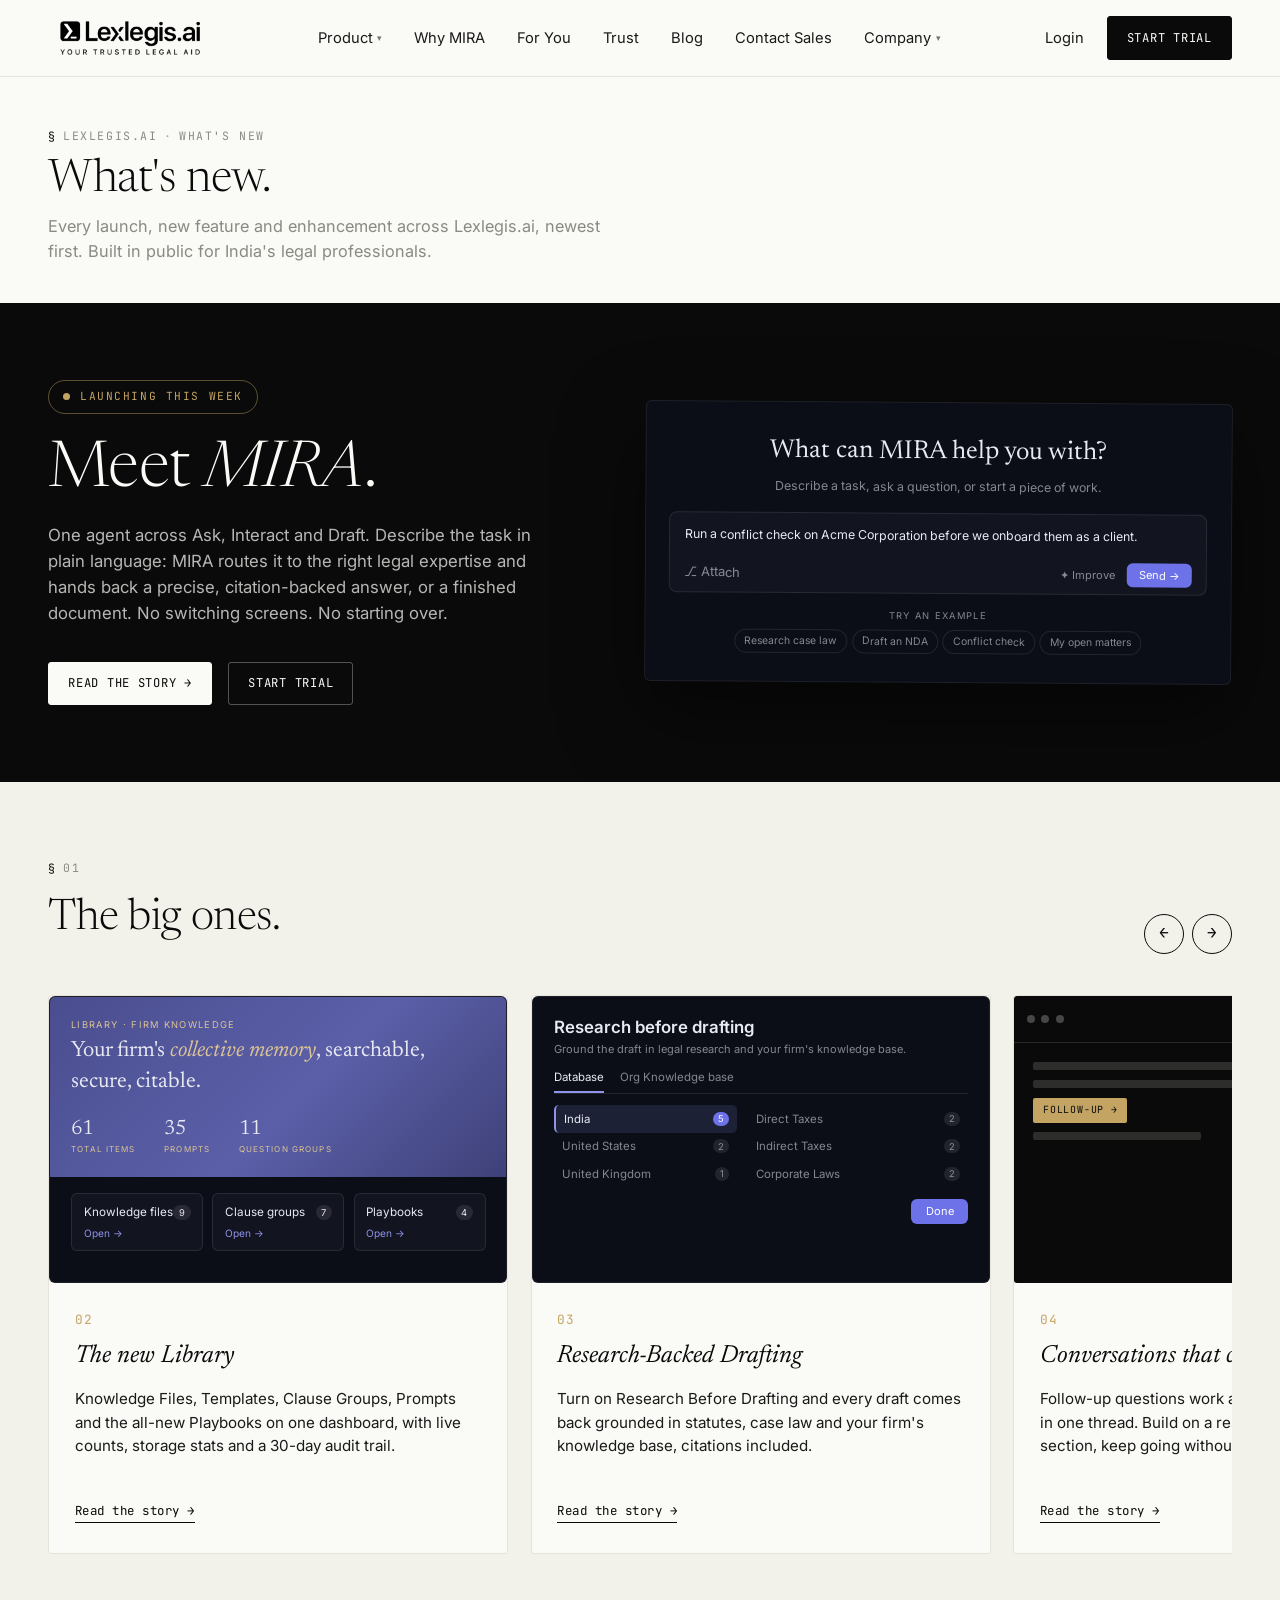
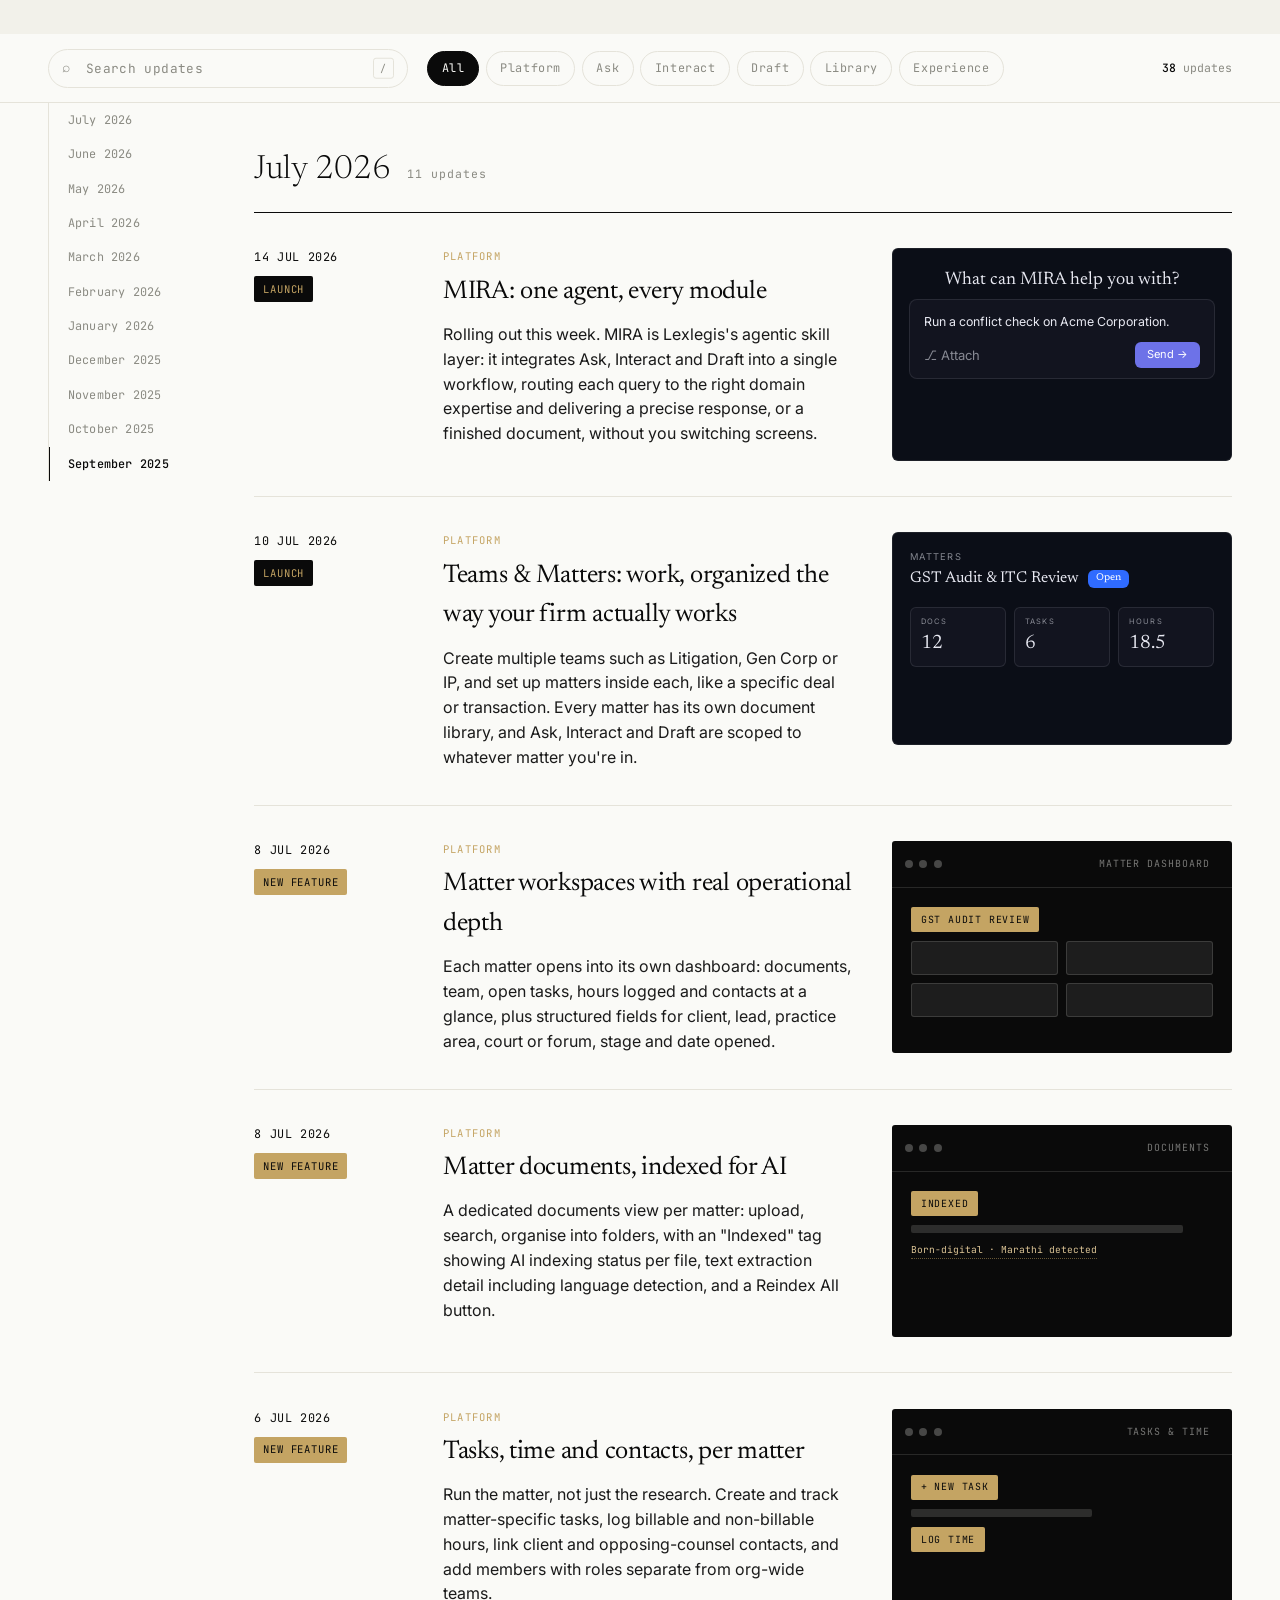
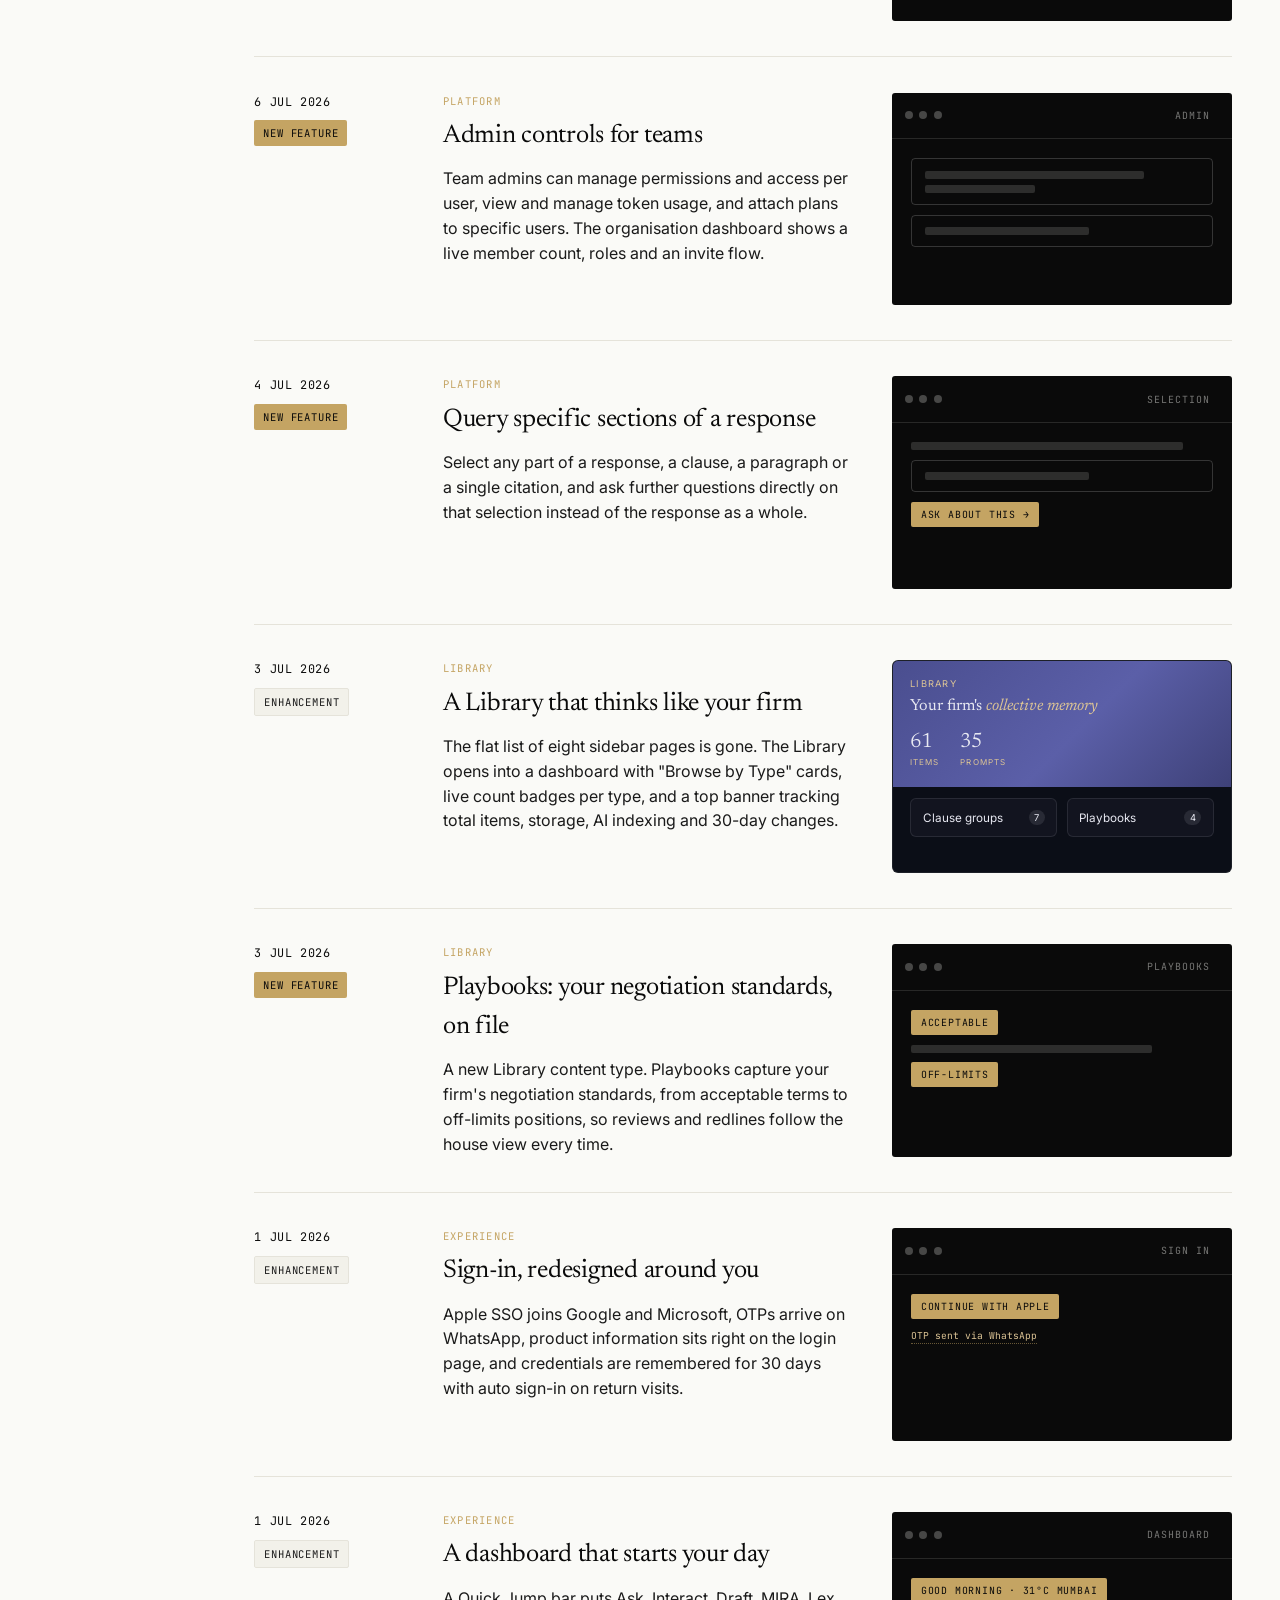
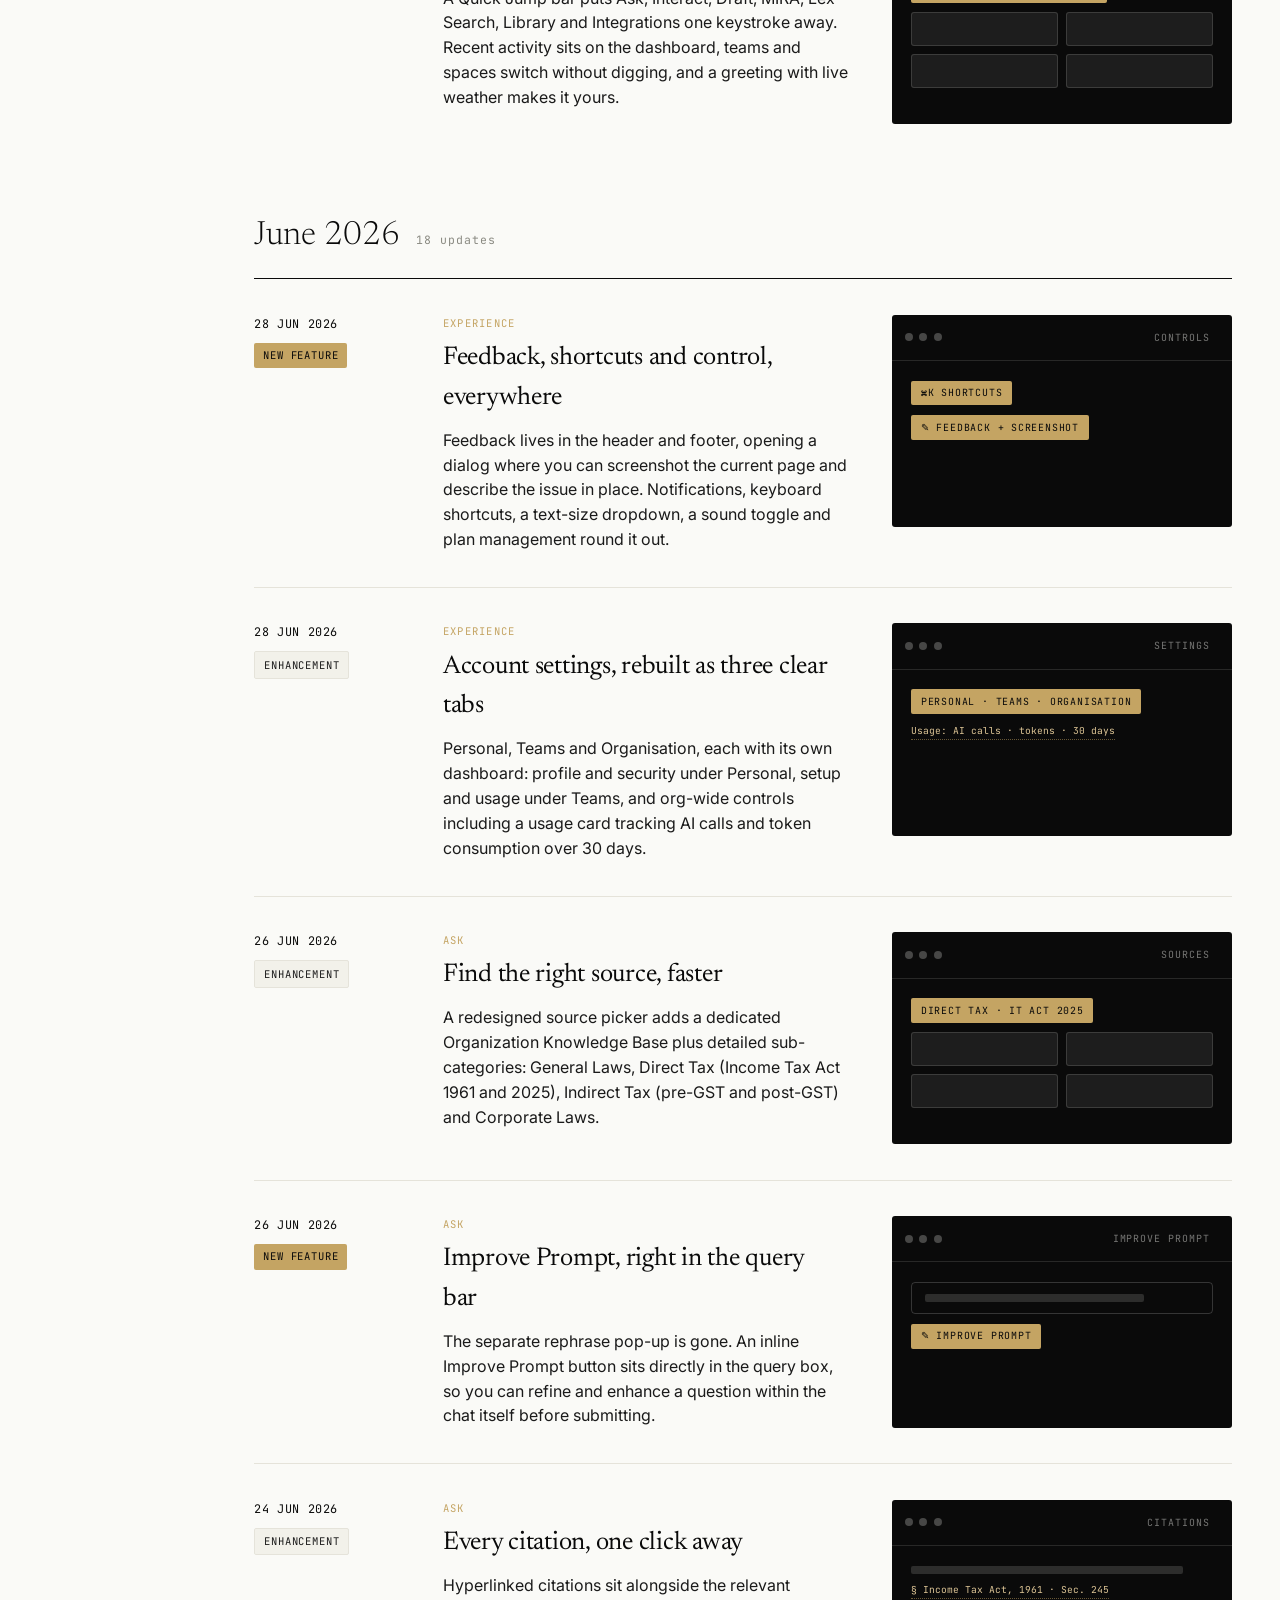
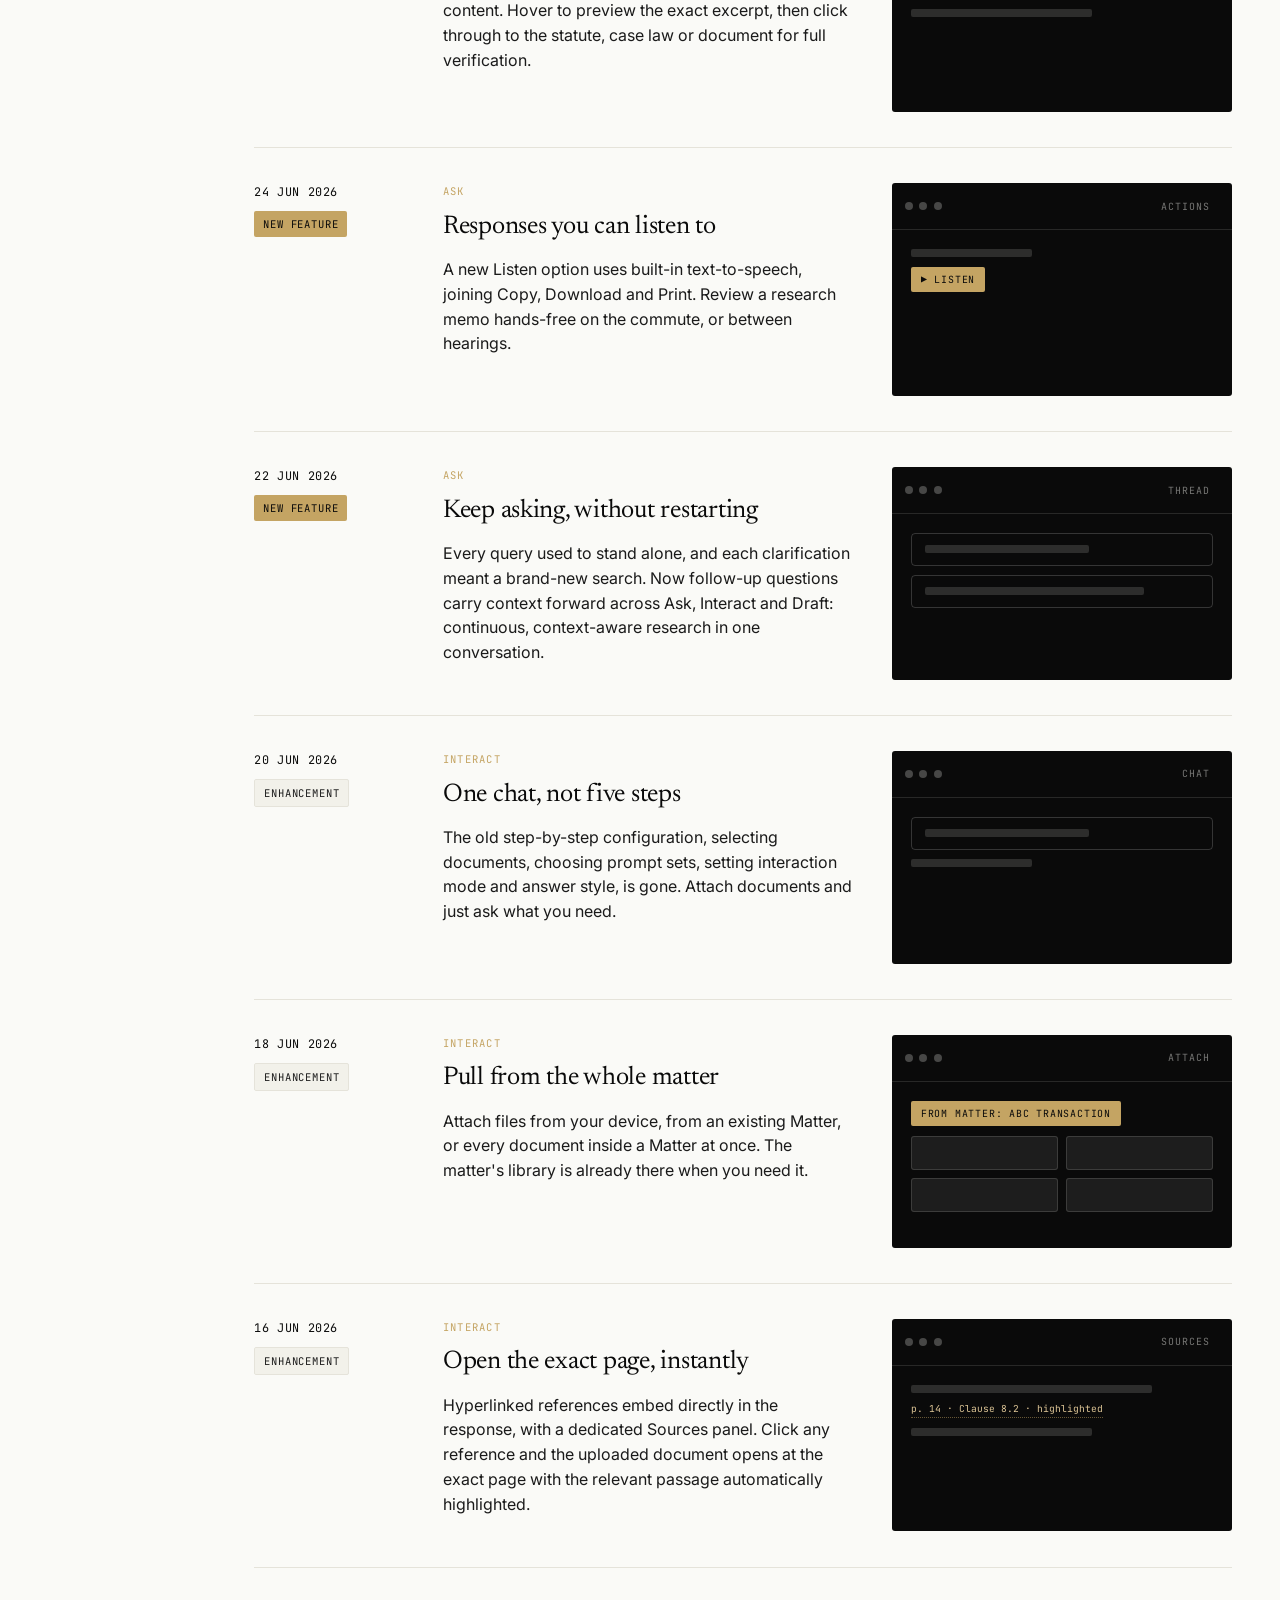
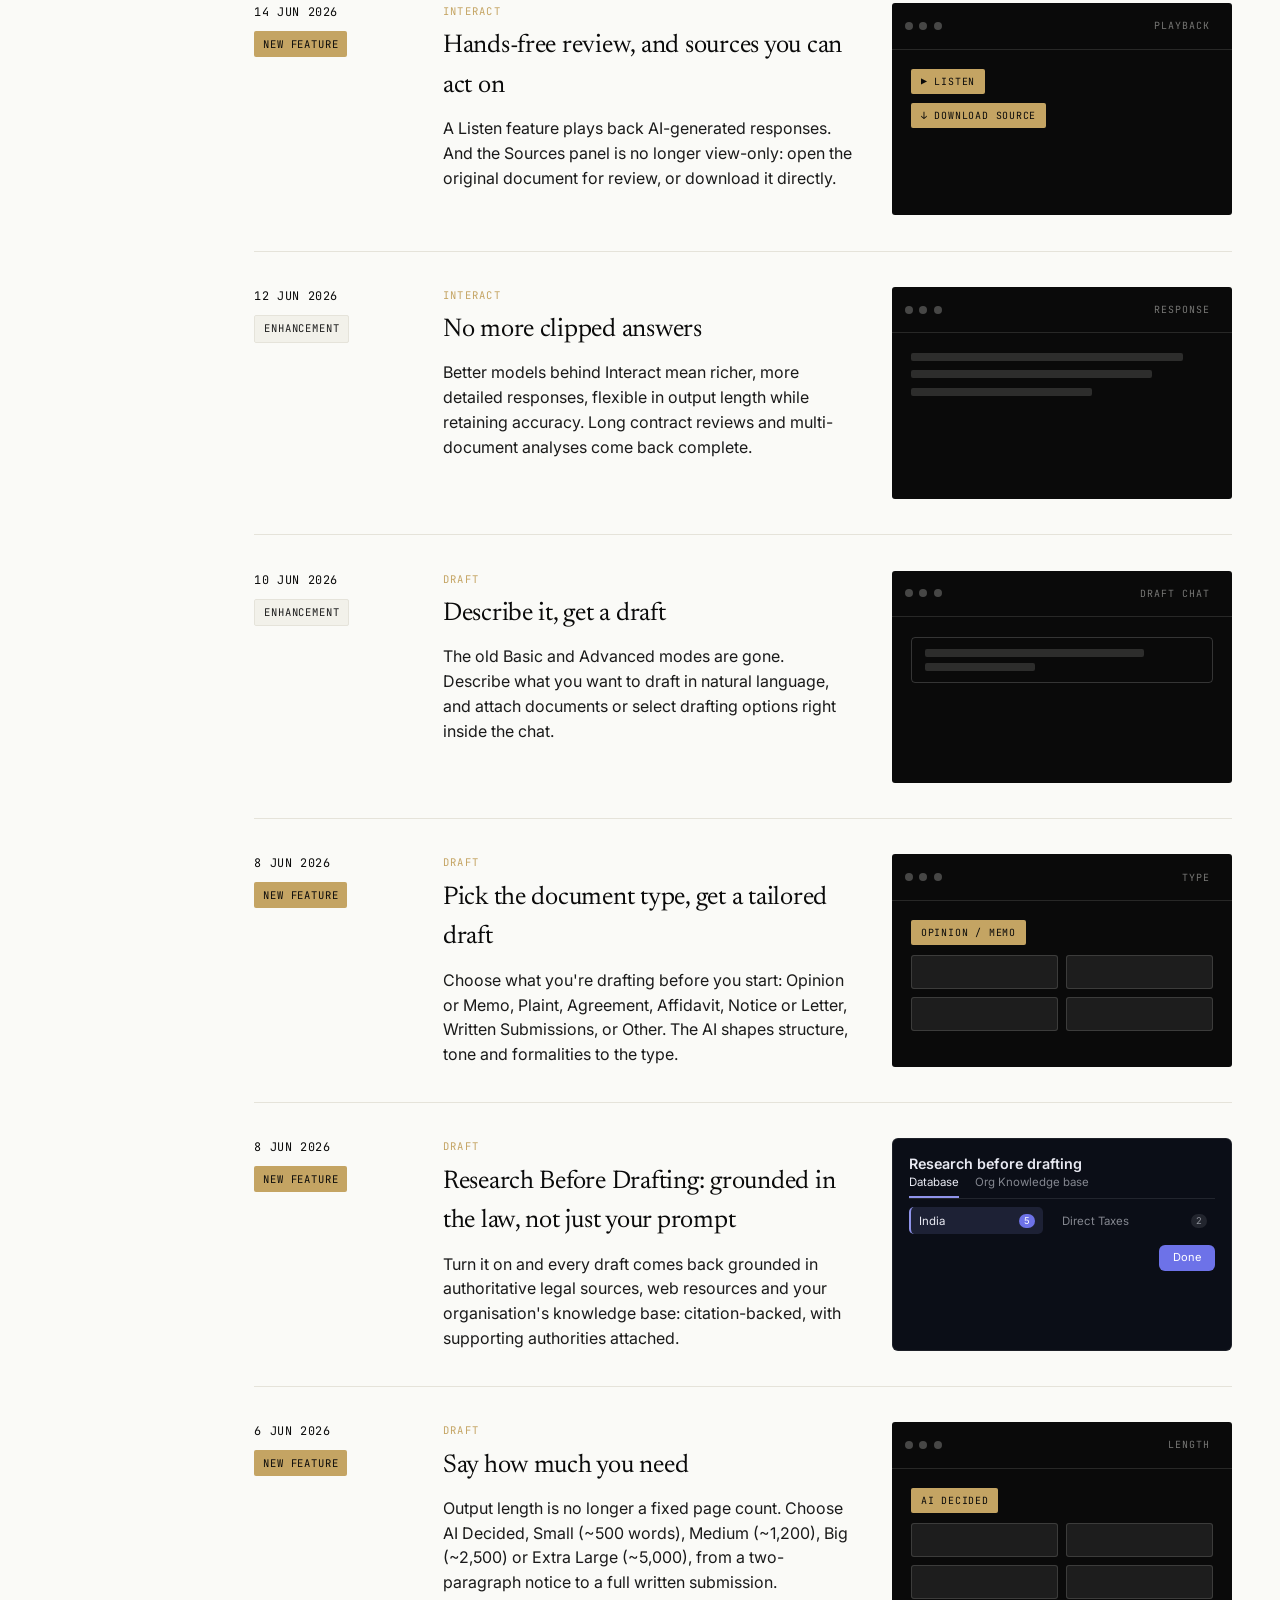
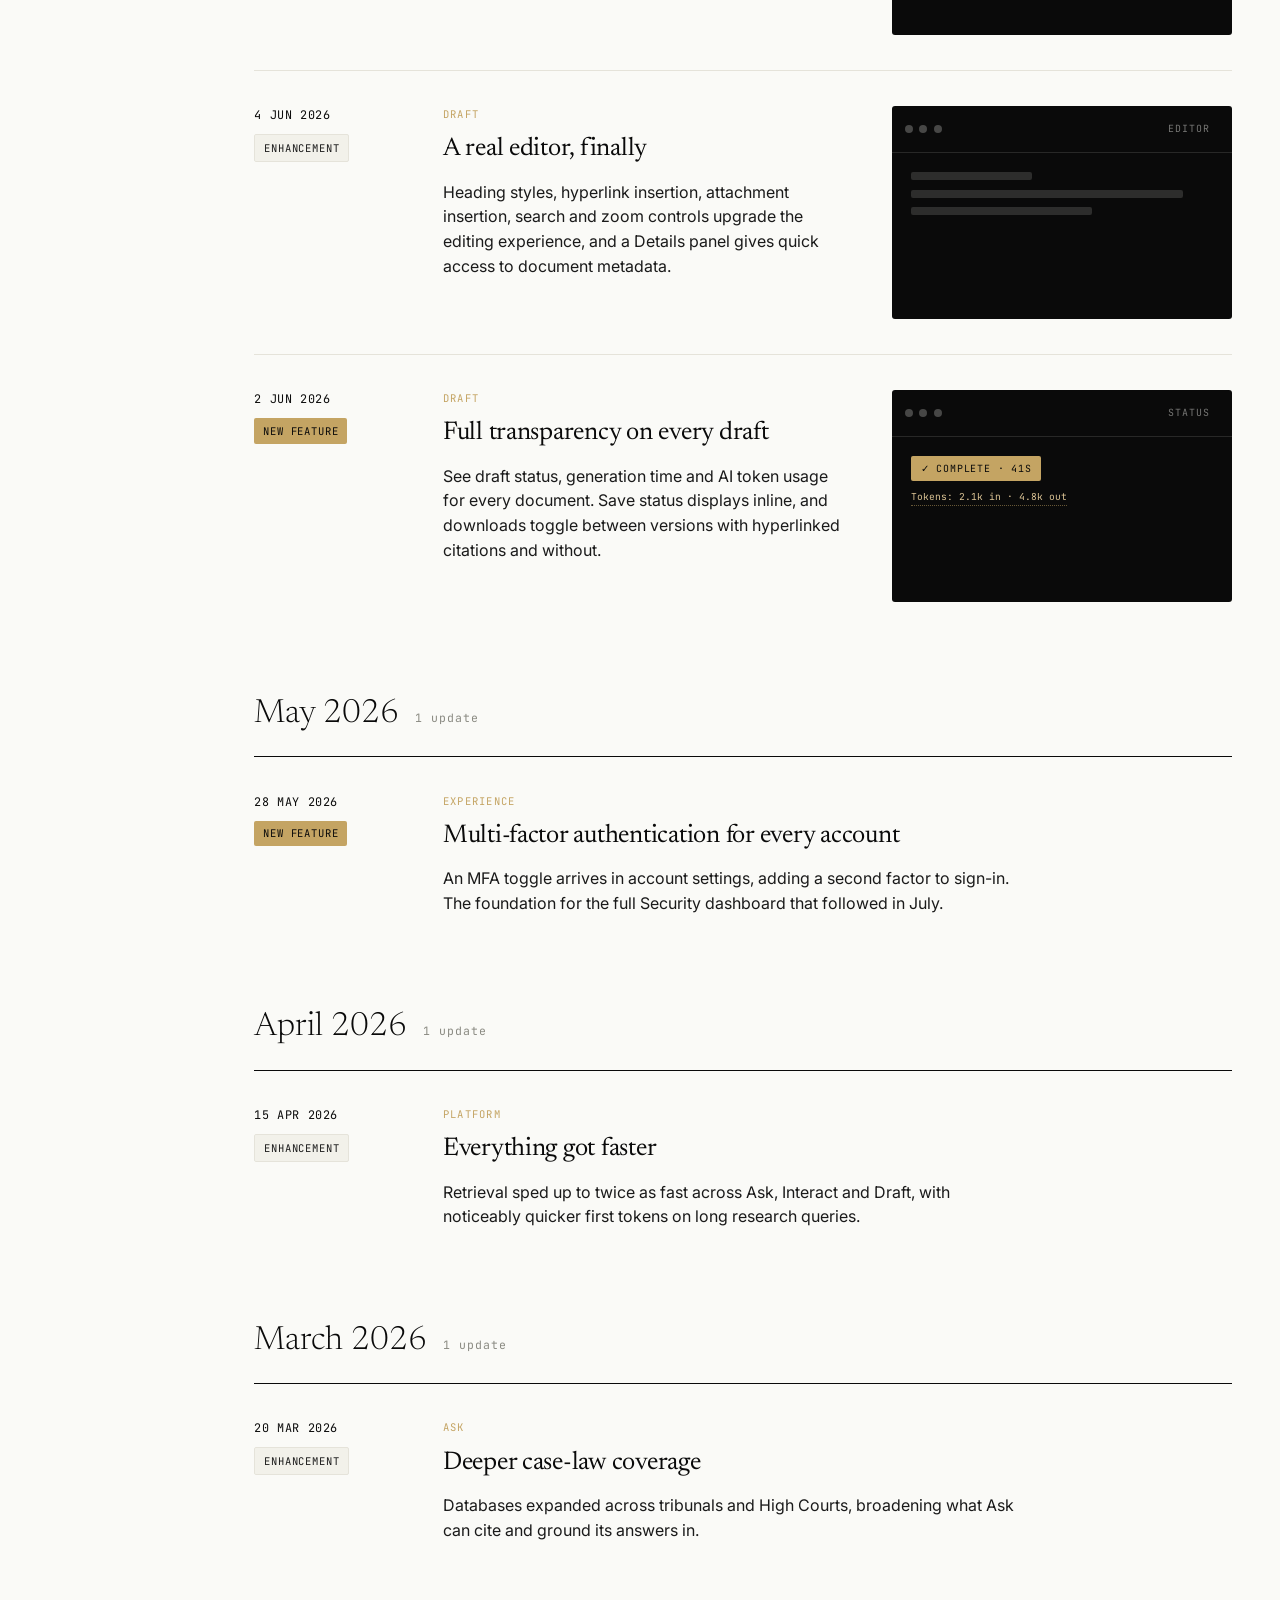
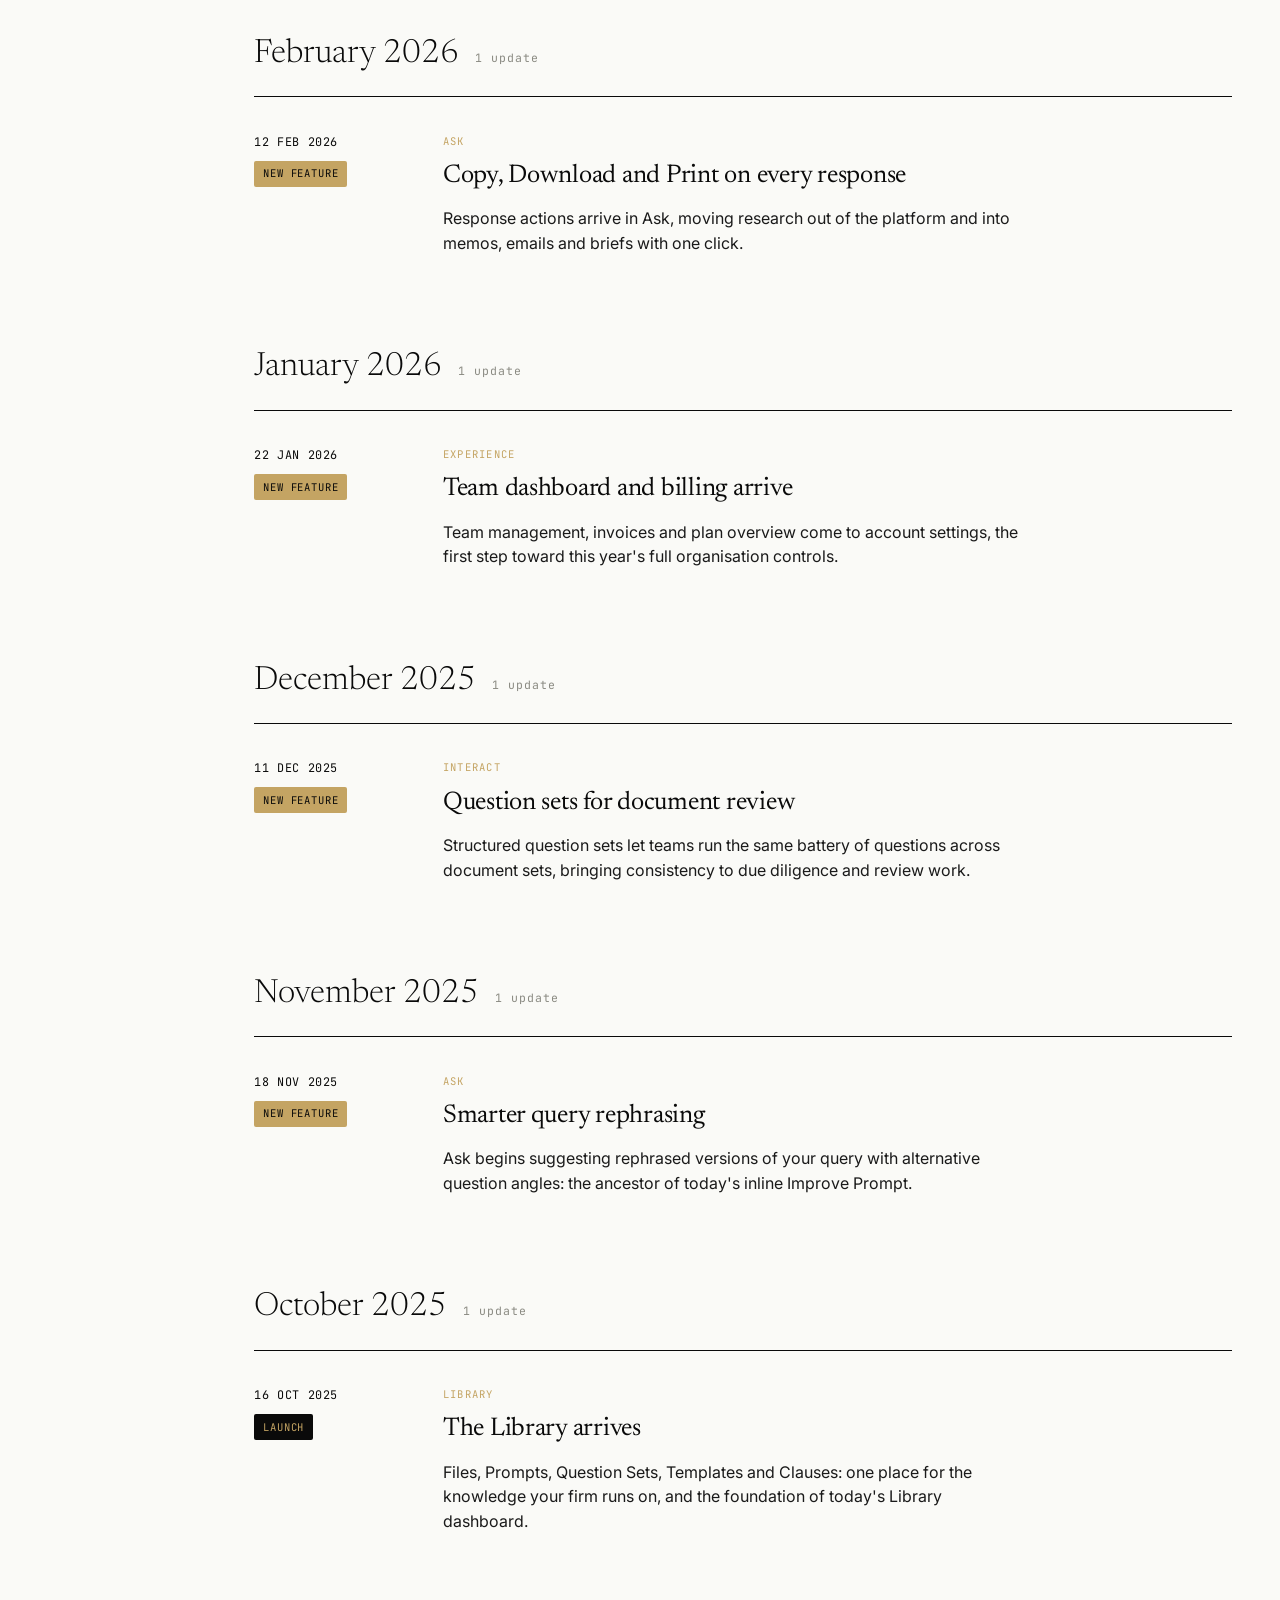
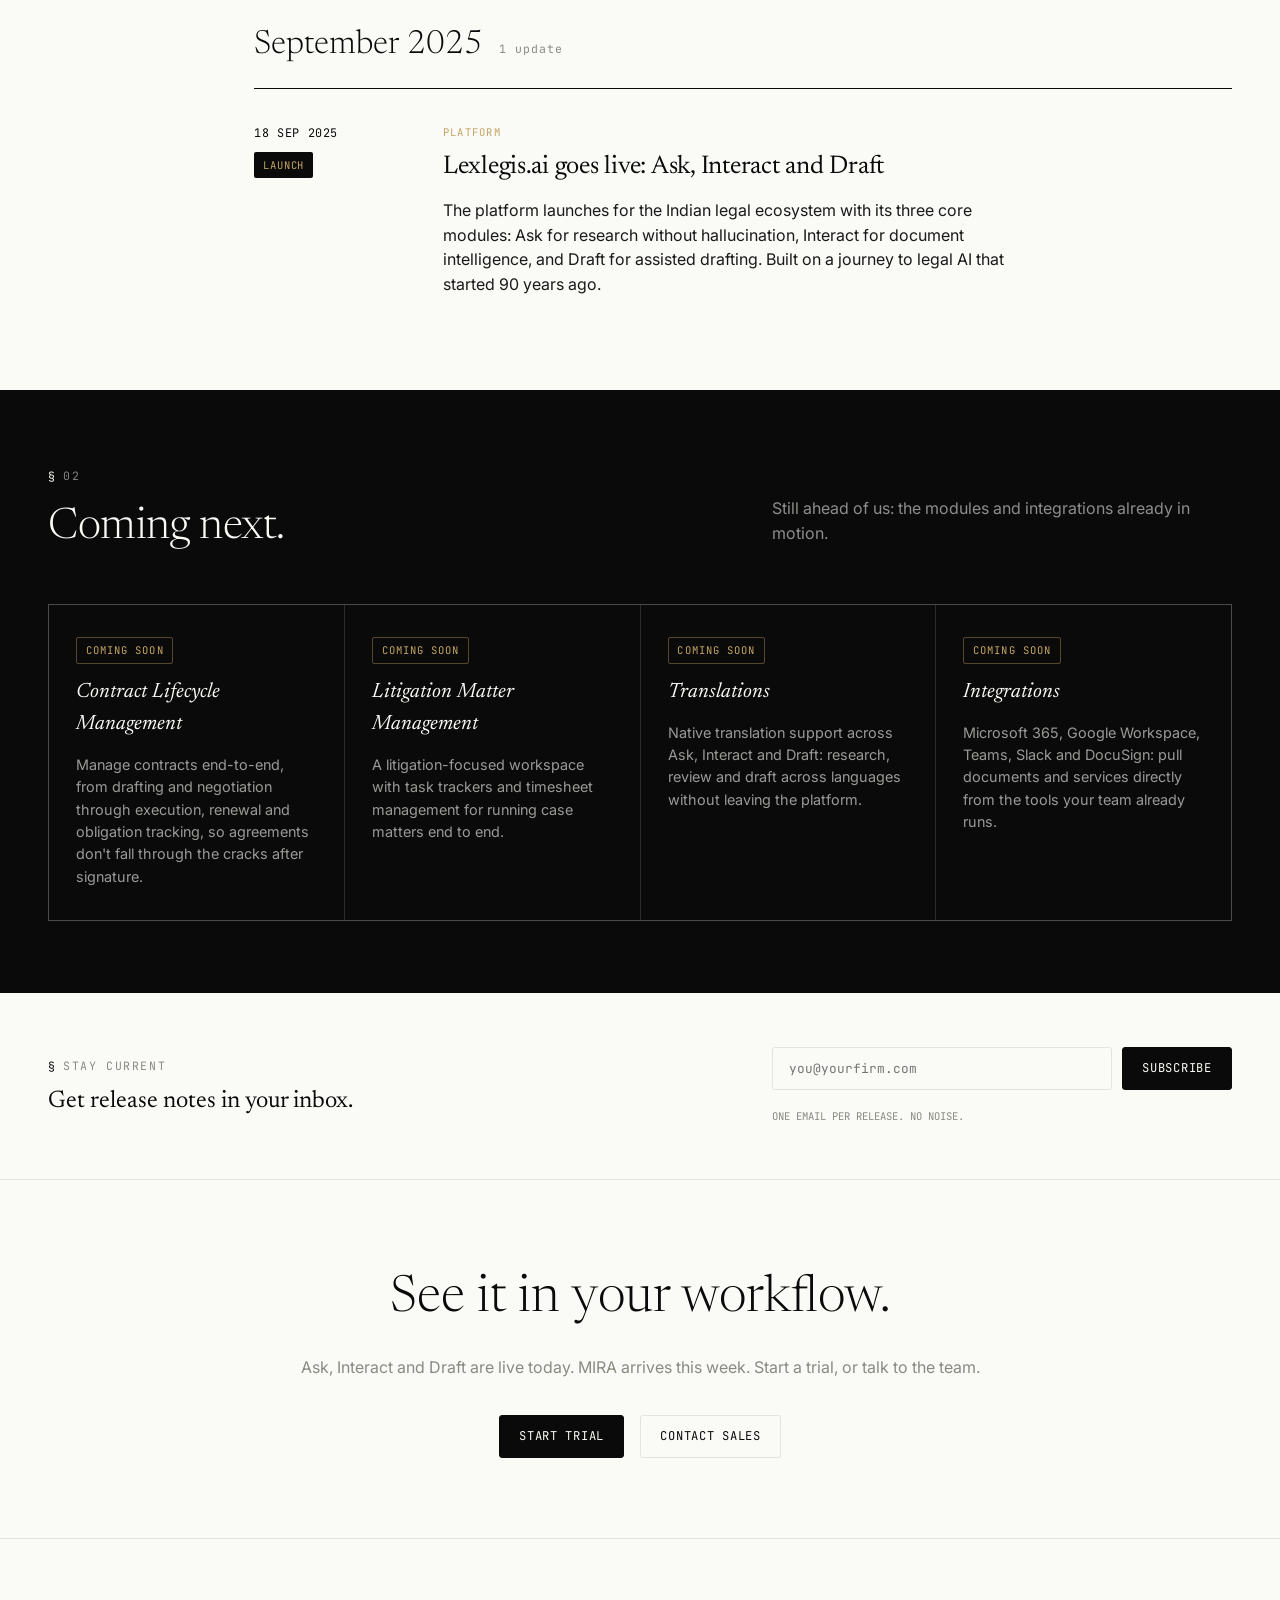
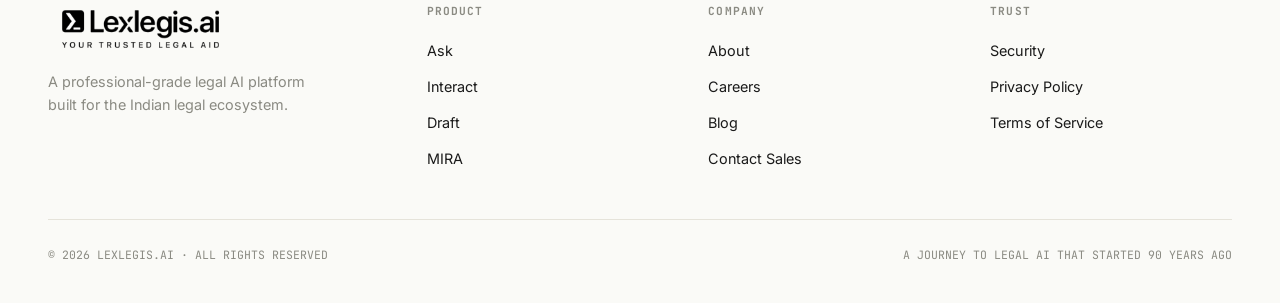
<file: index.html>
<!doctype html>
<html lang="en">
<head>
<meta charset="UTF-8" />
<meta name="viewport" content="width=device-width, initial-scale=1.0" />
<title>What's New | Lexlegis.ai Release Notes &amp; Product Updates</title>
<meta name="description" content="Product updates from Lexlegis.ai: every launch, new feature and enhancement across Ask, Interact, Draft, MIRA, the Library and Matter Management, newest first." />
<link rel="canonical" href="https://lexlegis.ai/whats-new" />
<meta property="og:type" content="website" />
<meta property="og:title" content="What's New at Lexlegis.ai" />
<meta property="og:description" content="Every launch, new feature and enhancement across Lexlegis.ai, newest first. MIRA agentic AI, Teams and Matters, research-backed drafting and more." />
<meta property="og:url" content="https://lexlegis.ai/whats-new" />
<meta property="og:image" content="https://lexlegis.ai/whats-new/assets/logo-lockup.png" />
<meta name="twitter:card" content="summary_large_image" />
<meta name="twitter:title" content="What's New at Lexlegis.ai" />
<meta name="twitter:description" content="Release notes from India's trusted legal AI: MIRA, Teams &amp; Matters, research-backed drafting and more." />
<link rel="preconnect" href="https://fonts.googleapis.com">
<link rel="preconnect" href="https://fonts.gstatic.com" crossorigin>
<link href="https://fonts.googleapis.com/css2?family=Newsreader:ital,wght@0,300;0,400;0,500;1,400;1,500&family=Inter:wght@400;500;600&family=JetBrains+Mono:wght@400;500&display=swap" rel="stylesheet">
<link rel="stylesheet" href="styles.css" />
<link rel="icon" type="image/png" href="assets/favicon-mark.png" />
<link rel="apple-touch-icon" href="assets/favicon-mark.png" />
<script type="application/ld+json">
{
  "@context": "https://schema.org",
  "@graph": [
    {
      "@type": "Organization",
      "name": "Lexlegis.ai",
      "url": "https://lexlegis.ai",
      "logo": "https://lexlegis.ai/whats-new/assets/favicon-mark.png",
      "slogan": "Your trusted legal aid",
      "description": "A professional-grade legal AI platform built for the Indian legal ecosystem."
    },
    {
      "@type": "WebPage",
      "name": "What's New at Lexlegis.ai",
      "url": "https://lexlegis.ai/whats-new",
      "description": "Release notes and product updates for Lexlegis.ai: launches, new features and enhancements across Ask, Interact, Draft, MIRA, the Library and Matter Management.",
      "isPartOf": { "@type": "WebSite", "name": "Lexlegis.ai", "url": "https://lexlegis.ai" }
    }
  ]
}
</script>
</head>
<body>

<header class="site-header">
  <div class="wrap">
    <a href="#" class="brand">
      <img src="assets/logo-lockup.png" alt="Lexlegis.ai, your trusted legal aid" class="brand-logo" />
    </a>
    <nav class="main-nav">
      <a href="#">Product <span class="caret">▾</span></a>
      <a href="#">Why MIRA</a>
      <a href="#">For You</a>
      <a href="#">Trust</a>
      <a href="#">Blog</a>
      <a href="#">Contact Sales</a>
      <a href="#">Company <span class="caret">▾</span></a>
    </nav>
    <div class="header-actions">
      <a href="#" class="link-quiet">Login</a>
      <a href="#" class="btn btn-primary">Start Trial</a>
    </div>
  </div>
</header>

<main>

  <!-- SMALL INTRO -->
  <section class="intro">
    <div class="wrap">
      <div class="eyebrow"><span class="sec">§</span> LEXLEGIS.AI <span class="dot">·</span> WHAT'S NEW</div>
      <h1>What's new.</h1>
      <p>Every launch, new feature and enhancement across Lexlegis.ai, newest first. Built in public for India's legal professionals.</p>
    </div>
  </section>

  <!-- MIRA SPOTLIGHT -->
  <section class="spotlight" id="spotlight">
    <div class="wrap">
      <div>
        <span class="spot-tag"><span class="pulse"></span> Launching this week</span>
        <h2>Meet <em>MIRA</em>.</h2>
        <p class="spot-copy">One agent across Ask, Interact and Draft. Describe the task in plain language: MIRA routes it to the right legal expertise and hands back a precise, citation-backed answer, or a finished document. No switching screens. No starting over.</p>
        <div class="spot-actions">
          <button class="btn btn-primary" data-story="story-mira">Read the story →</button>
          <a href="#" class="btn btn-ghost">Start Trial</a>
        </div>
      </div>
      <div class="spot-visual">
        <!-- Product-UI recreation. Swap for <img src="assets/shot-mira.png"> when available. -->
        <div class="shot shot-mira" role="img" aria-label="MIRA prompt screen: What can MIRA help you with?">
          <div class="serif headline">What can MIRA help you with?</div>
          <div class="subline">Describe a task, ask a question, or start a piece of work.</div>
          <div class="prompt">
            <div class="q">Run a conflict check on Acme Corporation before we onboard them as a client.</div>
            <div class="bar">
              <span class="dim">⎇ Attach</span>
              <span><span class="improve">✦ Improve</span><span class="send">Send →</span></span>
            </div>
          </div>
          <div class="u-label" style="margin-bottom:0.6em;">Try an example</div>
          <div>
            <span class="chip-s">Research case law</span><span class="chip-s">Draft an NDA</span><span class="chip-s">Conflict check</span><span class="chip-s">My open matters</span>
          </div>
        </div>
      </div>
    </div>
  </section>

  <!-- THE BIG ONES -->
  <section class="section highlights" id="big-ones">
    <div class="wrap">
      <div class="section-head">
        <div>
          <div class="eyebrow"><span class="sec">§</span> 01</div>
          <h2>The big ones.</h2>
        </div>
        <div class="rail-controls">
          <button class="rail-btn" id="railPrev" aria-label="Scroll left">←</button>
          <button class="rail-btn" id="railNext" aria-label="Scroll right">→</button>
        </div>
      </div>

      <div class="rail" id="rail">

        <article class="highlight-card">
          <div class="card-visual">
            <!-- Swap for <img src="assets/shot-matter.png"> when available. -->
            <div class="shot shot-matter" role="img" aria-label="Matter workspace dashboard">
              <span class="u-label">Matter Management · Matters</span>
              <div class="serif headline">The State of California vs O. J. Simpson <span class="open-badge">Open</span></div>
              <div class="stat-cards">
                <div class="stat-card"><span class="u-label">Documents</span><div class="serif n">12</div></div>
                <div class="stat-card"><span class="u-label">Team</span><div class="serif n">4</div></div>
                <div class="stat-card"><span class="u-label">Tasks</span><div class="serif n">6</div></div>
                <div class="stat-card"><span class="u-label">Hours</span><div class="serif n">18.5</div></div>
                <div class="stat-card"><span class="u-label">Contacts</span><div class="serif n">3</div></div>
              </div>
            </div>
          </div>
          <div class="card-body">
            <div class="num">01</div>
            <h3>Teams &amp; Matters</h3>
            <p>Teams for your practice groups, matters for your deals and disputes. Every matter carries its own documents, tasks, time and contacts, and the AI scopes to it automatically.</p>
            <button class="card-link" data-story="story-teams">Read the story →</button>
          </div>
        </article>

        <article class="highlight-card">
          <div class="card-visual">
            <!-- Swap for <img src="assets/shot-library.png"> when available. -->
            <div class="shot shot-library" role="img" aria-label="Library dashboard: your firm's collective memory">
              <div class="hero-band">
                <span class="u-label">Library · Firm Knowledge</span>
                <div class="serif headline">Your firm's <span class="gold">collective memory</span>, searchable, secure, citable.</div>
                <div class="stats">
                  <div><div class="serif n">61</div><span class="u-label">Total items</span></div>
                  <div><div class="serif n">35</div><span class="u-label">Prompts</span></div>
                  <div><div class="serif n">11</div><span class="u-label">Question groups</span></div>
                </div>
              </div>
              <div class="type-grid">
                <div class="type-card"><div class="t">Knowledge files <span class="count">9</span></div><div class="open">Open →</div></div>
                <div class="type-card"><div class="t">Clause groups <span class="count">7</span></div><div class="open">Open →</div></div>
                <div class="type-card"><div class="t">Playbooks <span class="count">4</span></div><div class="open">Open →</div></div>
              </div>
            </div>
          </div>
          <div class="card-body">
            <div class="num">02</div>
            <h3>The new Library</h3>
            <p>Knowledge Files, Templates, Clause Groups, Prompts and the all-new Playbooks on one dashboard, with live counts, storage stats and a 30-day audit trail.</p>
            <button class="card-link" data-story="story-library">Read the story →</button>
          </div>
        </article>

        <article class="highlight-card">
          <div class="card-visual">
            <!-- Swap for <img src="assets/shot-research.png"> when available. -->
            <div class="shot shot-research" role="img" aria-label="Research before drafting dialog">
              <div class="headline">Research before drafting</div>
              <div class="subline">Ground the draft in legal research and your firm's knowledge base.</div>
              <div class="tabs"><span class="tab on">Database</span><span class="tab">Org Knowledge base</span></div>
              <div class="cols">
                <div>
                  <div class="row on">India <span class="count">5</span></div>
                  <div class="row">United States <span class="count">2</span></div>
                  <div class="row">United Kingdom <span class="count">1</span></div>
                </div>
                <div>
                  <div class="row">Direct Taxes <span class="count">2</span></div>
                  <div class="row">Indirect Taxes <span class="count">2</span></div>
                  <div class="row">Corporate Laws <span class="count">2</span></div>
                </div>
              </div>
              <div class="done">Done</div>
            </div>
          </div>
          <div class="card-body">
            <div class="num">03</div>
            <h3>Research-Backed Drafting</h3>
            <p>Turn on Research Before Drafting and every draft comes back grounded in statutes, case law and your firm's knowledge base, citations included.</p>
            <button class="card-link" data-story="story-research">Read the story →</button>
          </div>
        </article>

        <article class="highlight-card">
          <div class="card-visual">
            <div class="frame" role="img" aria-label="Follow-up questions across modules">
              <div class="frame-bar"><span class="dot"></span><span class="dot"></span><span class="dot"></span><span class="tag">Ask + Interact</span></div>
              <div class="frame-body">
                <div class="frame-line w60"></div>
                <div class="frame-line w80"></div>
                <div class="frame-chip">Follow-up →</div>
                <div class="frame-line w40"></div>
              </div>
            </div>
          </div>
          <div class="card-body">
            <div class="num">04</div>
            <h3>Conversations that carry over</h3>
            <p>Follow-up questions work across Ask, Interact and Draft in one thread. Build on a response, query a specific section, keep going without starting over.</p>
            <button class="card-link" data-story="story-followups">Read the story →</button>
          </div>
        </article>

      </div>
    </div>
  </section>

  <!-- STORY DIALOG + TEMPLATES -->
  <dialog class="story" id="storyDialog" aria-label="Release story">
    <div id="storyContent"></div>
  </dialog>

  <template id="story-mira">
    <div class="story-hero">
      <div class="shot shot-mira">
        <div class="serif headline">What can MIRA help you with?</div>
        <div class="subline">Describe a task, ask a question, or start a piece of work.</div>
        <div class="prompt">
          <div class="q">Run a conflict check on Acme Corporation before we onboard them as a client.</div>
          <div class="bar"><span class="dim">⎇ Attach</span><span><span class="improve">✦ Improve</span><span class="send">Send →</span></span></div>
        </div>
      </div>
      <button class="story-close" aria-label="Close story">✕</button>
    </div>
    <div class="story-inner">
      <div class="story-meta"><span class="sec">§</span> THE STORY <span>·</span> PLATFORM <span>·</span> LAUNCHING THIS WEEK <span>·</span> 2 MIN READ</div>
      <h2>One question in. One answer out.</h2>
      <p class="story-lede">Legal AI has a routing problem. A tax question belongs to one body of expertise, a plaint to another, a contract review to a third. Until now, picking the right tool for each job was your job.</p>
      <ul class="story-points">
        <li>One conversational surface across Ask, Interact and Draft</li>
        <li>Skills-based routing sends each query to the right legal domain</li>
        <li>Returns a citation-backed answer, or a finished document</li>
        <li>Attach files, improve your prompt, and dictate, all in one box</li>
      </ul>
      <p>You describe what you need in plain language. MIRA reads the query, routes it to the right domain expertise, pulls research where research is needed, reads documents where documents matter, and returns one precise response. When the job calls for a finished document, it generates that too.</p>
      <div class="story-pull">Skills-based routing means the tax question reaches the tax expertise. Every time.</div>
      <p>She researches without hallucination, reads documents general AI cannot, and drafts what stands up to review. MIRA is not another chat window. It is the workflow, unified, with trust travelling alongside every answer.</p>
      <div class="story-cta">
        <a href="#" class="btn btn-primary">Start Trial</a>
        <a href="#mira-launch" class="btn btn-ghost story-jump">See it in the feed</a>
      </div>
    </div>
  </template>

  <template id="story-teams">
    <div class="story-hero">
      <div class="shot shot-matter" style="padding:1.6em;">
        <span class="u-label">Matter Management · Matters</span>
        <div class="serif headline">The State of California vs O. J. Simpson <span class="open-badge">Open</span></div>
        <div class="stat-cards">
          <div class="stat-card"><span class="u-label">Documents</span><div class="serif n">12</div></div>
          <div class="stat-card"><span class="u-label">Team</span><div class="serif n">4</div></div>
          <div class="stat-card"><span class="u-label">Tasks</span><div class="serif n">6</div></div>
          <div class="stat-card"><span class="u-label">Hours</span><div class="serif n">18.5</div></div>
          <div class="stat-card"><span class="u-label">Contacts</span><div class="serif n">3</div></div>
        </div>
      </div>
      <button class="story-close" aria-label="Close story">✕</button>
    </div>
    <div class="story-inner">
      <div class="story-meta"><span class="sec">§</span> THE STORY <span>·</span> PLATFORM <span>·</span> JULY 2026 <span>·</span> 2 MIN READ</div>
      <h2>Legal work has a shape. Now the platform does too.</h2>
      <p class="story-lede">Ask any lawyer how their week is organised and they will not say "by query." They will name matters: the acquisition, the audit, the dispute. The matter is the unit of legal work, and now it is the unit of the platform.</p>
      <ul class="story-points">
        <li>Teams mirror your practice groups: Litigation, Gen Corp, IP</li>
        <li>Every matter gets its own documents, tasks, time entries and contacts</li>
        <li>Ask, Interact and Draft scope automatically to the open matter</li>
        <li>Admins control permissions, usage and plans per user</li>
      </ul>
      <p>Open a matter and everything follows: research stays with the dispute it belongs to, drafts stay next to the documents that shaped them, and nothing leaks between clients. Structured fields track client, lead, practice area, court, stage and dates, so the file reads like a file should.</p>
      <div class="story-pull">The matter is the unit of legal work. Your AI should know which one you're in.</div>
      <p>Work stays organised, context stays clean. That is not a feature. In law, that is table stakes done properly.</p>
      <div class="story-cta">
        <a href="#" class="btn btn-primary">Start Trial</a>
        <a href="#teams-matters" class="btn btn-ghost story-jump">See it in the feed</a>
      </div>
    </div>
  </template>

  <template id="story-library">
    <div class="story-hero">
      <div class="shot shot-library">
        <div class="hero-band">
          <span class="u-label">Library · Firm Knowledge</span>
          <div class="serif headline">Your firm's <span class="gold">collective memory</span>, searchable, secure, citable.</div>
          <div class="stats">
            <div><div class="serif n">61</div><span class="u-label">Total items</span></div>
            <div><div class="serif n">35</div><span class="u-label">Prompts</span></div>
            <div><div class="serif n">11</div><span class="u-label">Question groups</span></div>
          </div>
        </div>
      </div>
      <button class="story-close" aria-label="Close story">✕</button>
    </div>
    <div class="story-inner">
      <div class="story-meta"><span class="sec">§</span> THE STORY <span>·</span> LIBRARY <span>·</span> JULY 2026 <span>·</span> 2 MIN READ</div>
      <h2>Your firm's collective memory, finally organised.</h2>
      <p class="story-lede">Every firm has it: the precedent someone perfected years ago, the clause bank a partner keeps in a folder, the prompts that actually work. Institutional knowledge, scattered across drives and inboxes. The old Library stored files. The new Library holds memory.</p>
      <ul class="story-points">
        <li>One dashboard: Knowledge Files, Templates, Clause Groups, Prompts, Question Groups, Website Groups</li>
        <li>Live count badges and storage stats at a glance</li>
        <li>A 30-day audit trail of every change</li>
        <li>New: Playbooks, your negotiation standards on file</li>
      </ul>
      <p>Everything is positioned exactly as it should be: searchable, secure, citable. A top banner tracks what is indexed for AI, so you know precisely what Lexlegis can draw on when it thinks like your firm.</p>
      <div class="story-pull">Everything Lexlegis needs to think like your firm, in one place.</div>
      <p>And Playbooks matter more than the rest: acceptable positions to off-limits terms, captured once, applied every time. New associates inherit the house view on day one. The firm's judgment becomes the firm's asset.</p>
      <div class="story-cta">
        <a href="#" class="btn btn-primary">Start Trial</a>
        <a href="#library-dashboard" class="btn btn-ghost story-jump">See it in the feed</a>
      </div>
    </div>
  </template>

  <template id="story-research">
    <div class="story-hero">
      <div class="shot shot-research">
        <div class="headline">Research before drafting</div>
        <div class="subline">Ground the draft in legal research and your firm's knowledge base.</div>
        <div class="tabs"><span class="tab on">Database</span><span class="tab">Org Knowledge base</span></div>
        <div class="cols">
          <div>
            <div class="row on">India <span class="count">5</span></div>
            <div class="row">United States <span class="count">2</span></div>
          </div>
          <div>
            <div class="row">Direct Taxes <span class="count">2</span></div>
            <div class="row">Corporate Laws <span class="count">2</span></div>
          </div>
        </div>
      </div>
      <button class="story-close" aria-label="Close story">✕</button>
    </div>
    <div class="story-inner">
      <div class="story-meta"><span class="sec">§</span> THE STORY <span>·</span> DRAFT <span>·</span> JUNE 2026 <span>·</span> 2 MIN READ</div>
      <h2>The end of verification debt.</h2>
      <p class="story-lede">Here is the quiet cost of most AI drafting: the draft arrives fast, and then the real work begins. Every proposition needs checking, every authority needs finding. The hours saved writing get spent verifying.</p>
      <ul class="story-points">
        <li>Grounds drafts in authoritative legal sources and web research</li>
        <li>Draws on your organisation's own knowledge base</li>
        <li>Supporting authorities attached, each one hyperlinked</li>
        <li>Pick jurisdiction and law group before a word is written</li>
      </ul>
      <p>Research Before Drafting settles the debt upfront. Switch it on, and Draft grounds your document before a single paragraph is written. What comes back is citation-backed prose that shows its work.</p>
      <div class="story-pull">Drafts you review, not rewrite. Now with the authorities already attached.</div>
      <p>Research and drafting happen on the same screen, so the memo and the law it rests on are never apart. In law, trust is everything. This is what it looks like in a drafting tool.</p>
      <div class="story-cta">
        <a href="#" class="btn btn-primary">Start Trial</a>
        <a href="#research-drafting" class="btn btn-ghost story-jump">See it in the feed</a>
      </div>
    </div>
  </template>

  <template id="story-followups">
    <div class="story-hero">
      <div class="frame" style="border-radius:0;">
        <div class="frame-bar"><span class="dot"></span><span class="dot"></span><span class="dot"></span><span class="tag">Ask + Interact</span></div>
        <div class="frame-body" style="padding:1.6rem;">
          <div class="frame-bubble"><div class="frame-line w80"></div><div class="frame-line w40"></div></div>
          <div class="frame-chip">Follow-up →</div>
          <div class="frame-bubble"><div class="frame-line w90"></div></div>
        </div>
      </div>
      <button class="story-close" aria-label="Close story">✕</button>
    </div>
    <div class="story-inner">
      <div class="story-meta"><span class="sec">§</span> THE STORY <span>·</span> ASK + INTERACT <span>·</span> JUNE 2026 <span>·</span> 2 MIN READ</div>
      <h2>Research is a conversation, not a search box.</h2>
      <p class="story-lede">No lawyer thinks in single queries. One answer raises the next question, a holding needs testing against the facts, a clause read one way demands a second look. For too long, legal AI ignored this.</p>
      <ul class="story-points">
        <li>Follow-up questions carry context across Ask, Interact and Draft</li>
        <li>Select any part of a response and question that selection directly</li>
        <li>One thread from first question to final position</li>
      </ul>
      <p>Now the thread holds. Each answer builds on the last, and it goes further: select a paragraph, a clause, a single citation, and ask about exactly that. The AI knows what you are pointing at, because you pointed at it.</p>
      <div class="story-pull">Ask, probe, narrow, confirm. The way research has always actually worked.</div>
      <p>Continuous, context-aware research changes the economics of a working day: less re-explaining, less re-searching, more of the follow-through that turns a good answer into a solid position.</p>
      <div class="story-cta">
        <a href="#" class="btn btn-primary">Start Trial</a>
        <a href="#followups" class="btn btn-ghost story-jump">See it in the feed</a>
      </div>
    </div>
  </template>

  <!-- TOOLBAR -->
  <div class="toolbar" id="toolbar">
    <div class="wrap">
      <div class="search-box">
        <span class="search-icon">⌕</span>
        <input type="search" id="searchInput" placeholder="Search updates" aria-label="Search updates" />
        <span class="kbd">/</span>
      </div>
      <div class="chip-row" id="moduleFilters" role="group" aria-label="Filter by module">
        <button class="pill active" data-module="all">All</button>
        <button class="pill" data-module="platform">Platform</button>
        <button class="pill" data-module="ask">Ask</button>
        <button class="pill" data-module="interact">Interact</button>
        <button class="pill" data-module="draft">Draft</button>
        <button class="pill" data-module="library">Library</button>
        <button class="pill" data-module="experience">Experience</button>
      </div>
      <div class="result-count" id="resultCount"></div>
    </div>
  </div>

  <!-- FEED -->
  <div id="feedView">
   <div class="feed-layout wrap">
    <nav class="month-timeline" id="monthTimeline" aria-label="Jump to month"></nav>
    <div class="feed-main">

    <!-- JULY 2026 -->
    <section class="month-block" data-month="2026-07">
      <div class="month-head"><h2>July 2026</h2><span class="month-count"></span></div>

      <article class="entry reveal" id="mira-launch" data-module="platform" data-type="launch" data-date="2026-07-14">
        <div class="entry-date"><time datetime="2026-07-14">14 Jul 2026</time><span class="tag tag-launch">Launch</span></div>
        <div class="entry-body">
          <div class="entry-module">Platform</div>
          <h3>MIRA: one agent, every module<a class="anchor" href="#mira-launch" aria-label="Link to this update">§</a></h3>
          <p>Rolling out this week. MIRA is Lexlegis's agentic skill layer: it integrates Ask, Interact and Draft into a single workflow, routing each query to the right domain expertise and delivering a precise response, or a finished document, without you switching screens.</p>
        </div>
        <div class="entry-visual">
          <div class="shot shot-mira" style="padding:1.4em 1.2em 1.2em;">
            <div class="serif headline" style="font-size:1.4em;">What can MIRA help you with?</div>
            <div class="prompt" style="margin-bottom:0.6em;">
              <div class="q" style="margin-bottom:1em;">Run a conflict check on Acme Corporation.</div>
              <div class="bar"><span class="dim">⎇ Attach</span><span class="send">Send →</span></div>
            </div>
          </div>
        </div>
      </article>

      <article class="entry reveal" id="teams-matters" data-module="platform" data-type="launch" data-date="2026-07-10">
        <div class="entry-date"><time datetime="2026-07-10">10 Jul 2026</time><span class="tag tag-launch">Launch</span></div>
        <div class="entry-body">
          <div class="entry-module">Platform</div>
          <h3>Teams &amp; Matters: work, organized the way your firm actually works<a class="anchor" href="#teams-matters" aria-label="Link to this update">§</a></h3>
          <p>Create multiple teams such as Litigation, Gen Corp or IP, and set up matters inside each, like a specific deal or transaction. Every matter has its own document library, and Ask, Interact and Draft are scoped to whatever matter you're in.</p>
        </div>
        <div class="entry-visual">
          <div class="shot shot-matter" style="padding:1.3em;">
            <span class="u-label">Matters</span>
            <div class="serif headline" style="font-size:1.2em;">GST Audit &amp; ITC Review <span class="open-badge">Open</span></div>
            <div class="stat-cards" style="grid-template-columns:repeat(3,1fr);">
              <div class="stat-card"><span class="u-label">Docs</span><div class="serif n">12</div></div>
              <div class="stat-card"><span class="u-label">Tasks</span><div class="serif n">6</div></div>
              <div class="stat-card"><span class="u-label">Hours</span><div class="serif n">18.5</div></div>
            </div>
          </div>
        </div>
      </article>

      <article class="entry reveal" id="matter-workspaces" data-module="platform" data-type="new" data-date="2026-07-08">
        <div class="entry-date"><time datetime="2026-07-08">8 Jul 2026</time><span class="tag tag-new">New Feature</span></div>
        <div class="entry-body">
          <div class="entry-module">Platform</div>
          <h3>Matter workspaces with real operational depth<a class="anchor" href="#matter-workspaces" aria-label="Link to this update">§</a></h3>
          <p>Each matter opens into its own dashboard: documents, team, open tasks, hours logged and contacts at a glance, plus structured fields for client, lead, practice area, court or forum, stage and date opened.</p>
        </div>
        <div class="entry-visual">
          <div class="frame">
            <div class="frame-bar"><span class="dot"></span><span class="dot"></span><span class="dot"></span><span class="tag">Matter dashboard</span></div>
            <div class="frame-body">
              <div class="frame-chip">GST Audit Review</div>
              <div class="frame-grid"><div class="frame-block"></div><div class="frame-block"></div><div class="frame-block"></div><div class="frame-block"></div></div>
            </div>
          </div>
        </div>
      </article>

      <article class="entry reveal" id="matter-documents" data-module="platform" data-type="new" data-date="2026-07-08">
        <div class="entry-date"><time datetime="2026-07-08">8 Jul 2026</time><span class="tag tag-new">New Feature</span></div>
        <div class="entry-body">
          <div class="entry-module">Platform</div>
          <h3>Matter documents, indexed for AI<a class="anchor" href="#matter-documents" aria-label="Link to this update">§</a></h3>
          <p>A dedicated documents view per matter: upload, search, organise into folders, with an "Indexed" tag showing AI indexing status per file, text extraction detail including language detection, and a Reindex All button.</p>
        </div>
        <div class="entry-visual">
          <div class="frame">
            <div class="frame-bar"><span class="dot"></span><span class="dot"></span><span class="dot"></span><span class="tag">Documents</span></div>
            <div class="frame-body">
              <div class="frame-chip">Indexed</div>
              <div class="frame-line w90"></div>
              <div class="frame-cite">Born-digital · Marathi detected</div>
            </div>
          </div>
        </div>
      </article>

      <article class="entry reveal" id="matter-ops" data-module="platform" data-type="new" data-date="2026-07-06">
        <div class="entry-date"><time datetime="2026-07-06">6 Jul 2026</time><span class="tag tag-new">New Feature</span></div>
        <div class="entry-body">
          <div class="entry-module">Platform</div>
          <h3>Tasks, time and contacts, per matter<a class="anchor" href="#matter-ops" aria-label="Link to this update">§</a></h3>
          <p>Run the matter, not just the research. Create and track matter-specific tasks, log billable and non-billable hours, link client and opposing-counsel contacts, and add members with roles separate from org-wide teams.</p>
        </div>
        <div class="entry-visual">
          <div class="frame">
            <div class="frame-bar"><span class="dot"></span><span class="dot"></span><span class="dot"></span><span class="tag">Tasks & time</span></div>
            <div class="frame-body">
              <div class="frame-chip">+ New task</div>
              <div class="frame-line w60"></div>
              <div class="frame-chip">Log time</div>
            </div>
          </div>
        </div>
      </article>

      <article class="entry reveal" id="admin-controls" data-module="platform" data-type="new" data-date="2026-07-06">
        <div class="entry-date"><time datetime="2026-07-06">6 Jul 2026</time><span class="tag tag-new">New Feature</span></div>
        <div class="entry-body">
          <div class="entry-module">Platform</div>
          <h3>Admin controls for teams<a class="anchor" href="#admin-controls" aria-label="Link to this update">§</a></h3>
          <p>Team admins can manage permissions and access per user, view and manage token usage, and attach plans to specific users. The organisation dashboard shows a live member count, roles and an invite flow.</p>
        </div>
        <div class="entry-visual">
          <div class="frame">
            <div class="frame-bar"><span class="dot"></span><span class="dot"></span><span class="dot"></span><span class="tag">Admin</span></div>
            <div class="frame-body">
              <div class="frame-bubble"><div class="frame-line w80"></div><div class="frame-line w40"></div></div>
              <div class="frame-bubble"><div class="frame-line w60"></div></div>
            </div>
          </div>
        </div>
      </article>

      <article class="entry reveal" id="query-sections" data-module="platform" data-type="new" data-date="2026-07-04">
        <div class="entry-date"><time datetime="2026-07-04">4 Jul 2026</time><span class="tag tag-new">New Feature</span></div>
        <div class="entry-body">
          <div class="entry-module">Platform</div>
          <h3>Query specific sections of a response<a class="anchor" href="#query-sections" aria-label="Link to this update">§</a></h3>
          <p>Select any part of a response, a clause, a paragraph or a single citation, and ask further questions directly on that selection instead of the response as a whole.</p>
        </div>
        <div class="entry-visual">
          <div class="frame">
            <div class="frame-bar"><span class="dot"></span><span class="dot"></span><span class="dot"></span><span class="tag">Selection</span></div>
            <div class="frame-body">
              <div class="frame-line w90"></div>
              <div class="frame-bubble"><div class="frame-line w60"></div></div>
              <div class="frame-chip">Ask about this →</div>
            </div>
          </div>
        </div>
      </article>

      <article class="entry reveal" id="library-dashboard" data-module="library" data-type="improved" data-date="2026-07-03">
        <div class="entry-date"><time datetime="2026-07-03">3 Jul 2026</time><span class="tag tag-improved">Enhancement</span></div>
        <div class="entry-body">
          <div class="entry-module">Library</div>
          <h3>A Library that thinks like your firm<a class="anchor" href="#library-dashboard" aria-label="Link to this update">§</a></h3>
          <p>The flat list of eight sidebar pages is gone. The Library opens into a dashboard with "Browse by Type" cards, live count badges per type, and a top banner tracking total items, storage, AI indexing and 30-day changes.</p>
        </div>
        <div class="entry-visual">
          <div class="shot shot-library">
            <div class="hero-band" style="padding:1.2em 1.3em 1.1em;">
              <span class="u-label">Library</span>
              <div class="serif headline" style="font-size:1.25em;">Your firm's <span class="gold">collective memory</span></div>
              <div class="stats" style="margin-top:0.8em; gap:1.6em;">
                <div><div class="serif n">61</div><span class="u-label">Items</span></div>
                <div><div class="serif n">35</div><span class="u-label">Prompts</span></div>
              </div>
            </div>
            <div class="type-grid" style="padding:0.9em 1.3em 1.1em; grid-template-columns:repeat(2,1fr);">
              <div class="type-card"><div class="t">Clause groups <span class="count">7</span></div></div>
              <div class="type-card"><div class="t">Playbooks <span class="count">4</span></div></div>
            </div>
          </div>
        </div>
      </article>

      <article class="entry reveal" id="playbooks" data-module="library" data-type="new" data-date="2026-07-03">
        <div class="entry-date"><time datetime="2026-07-03">3 Jul 2026</time><span class="tag tag-new">New Feature</span></div>
        <div class="entry-body">
          <div class="entry-module">Library</div>
          <h3>Playbooks: your negotiation standards, on file<a class="anchor" href="#playbooks" aria-label="Link to this update">§</a></h3>
          <p>A new Library content type. Playbooks capture your firm's negotiation standards, from acceptable terms to off-limits positions, so reviews and redlines follow the house view every time.</p>
        </div>
        <div class="entry-visual">
          <div class="frame">
            <div class="frame-bar"><span class="dot"></span><span class="dot"></span><span class="dot"></span><span class="tag">Playbooks</span></div>
            <div class="frame-body">
              <div class="frame-chip">Acceptable</div>
              <div class="frame-line w80"></div>
              <div class="frame-chip">Off-limits</div>
            </div>
          </div>
        </div>
      </article>

      <article class="entry reveal" id="signin" data-module="experience" data-type="improved" data-date="2026-07-01">
        <div class="entry-date"><time datetime="2026-07-01">1 Jul 2026</time><span class="tag tag-improved">Enhancement</span></div>
        <div class="entry-body">
          <div class="entry-module">Experience</div>
          <h3>Sign-in, redesigned around you<a class="anchor" href="#signin" aria-label="Link to this update">§</a></h3>
          <p>Apple SSO joins Google and Microsoft, OTPs arrive on WhatsApp, product information sits right on the login page, and credentials are remembered for 30 days with auto sign-in on return visits.</p>
        </div>
        <div class="entry-visual">
          <div class="frame">
            <div class="frame-bar"><span class="dot"></span><span class="dot"></span><span class="dot"></span><span class="tag">Sign in</span></div>
            <div class="frame-body">
              <div class="frame-chip"> Continue with Apple</div>
              <div class="frame-cite">OTP sent via WhatsApp</div>
            </div>
          </div>
        </div>
      </article>

      <article class="entry reveal" id="dashboard" data-module="experience" data-type="improved" data-date="2026-07-01">
        <div class="entry-date"><time datetime="2026-07-01">1 Jul 2026</time><span class="tag tag-improved">Enhancement</span></div>
        <div class="entry-body">
          <div class="entry-module">Experience</div>
          <h3>A dashboard that starts your day<a class="anchor" href="#dashboard" aria-label="Link to this update">§</a></h3>
          <p>A Quick Jump bar puts Ask, Interact, Draft, MIRA, Lex Search, Library and Integrations one keystroke away. Recent activity sits on the dashboard, teams and spaces switch without digging, and a greeting with live weather makes it yours.</p>
        </div>
        <div class="entry-visual">
          <div class="frame">
            <div class="frame-bar"><span class="dot"></span><span class="dot"></span><span class="dot"></span><span class="tag">Dashboard</span></div>
            <div class="frame-body">
              <div class="frame-chip">Good morning · 31°C Mumbai</div>
              <div class="frame-grid"><div class="frame-block"></div><div class="frame-block"></div><div class="frame-block"></div><div class="frame-block"></div></div>
            </div>
          </div>
        </div>
      </article>
    </section>

    <!-- JUNE 2026 -->
    <section class="month-block" data-month="2026-06">
      <div class="month-head"><h2>June 2026</h2><span class="month-count"></span></div>

      <article class="entry reveal" id="feedback-controls" data-module="experience" data-type="new" data-date="2026-06-28">
        <div class="entry-date"><time datetime="2026-06-28">28 Jun 2026</time><span class="tag tag-new">New Feature</span></div>
        <div class="entry-body">
          <div class="entry-module">Experience</div>
          <h3>Feedback, shortcuts and control, everywhere<a class="anchor" href="#feedback-controls" aria-label="Link to this update">§</a></h3>
          <p>Feedback lives in the header and footer, opening a dialog where you can screenshot the current page and describe the issue in place. Notifications, keyboard shortcuts, a text-size dropdown, a sound toggle and plan management round it out.</p>
        </div>
        <div class="entry-visual">
          <div class="frame">
            <div class="frame-bar"><span class="dot"></span><span class="dot"></span><span class="dot"></span><span class="tag">Controls</span></div>
            <div class="frame-body">
              <div class="frame-chip">⌘K Shortcuts</div>
              <div class="frame-chip">✎ Feedback + screenshot</div>
            </div>
          </div>
        </div>
      </article>

      <article class="entry reveal" id="account-settings" data-module="experience" data-type="improved" data-date="2026-06-28">
        <div class="entry-date"><time datetime="2026-06-28">28 Jun 2026</time><span class="tag tag-improved">Enhancement</span></div>
        <div class="entry-body">
          <div class="entry-module">Experience</div>
          <h3>Account settings, rebuilt as three clear tabs<a class="anchor" href="#account-settings" aria-label="Link to this update">§</a></h3>
          <p>Personal, Teams and Organisation, each with its own dashboard: profile and security under Personal, setup and usage under Teams, and org-wide controls including a usage card tracking AI calls and token consumption over 30 days.</p>
        </div>
        <div class="entry-visual">
          <div class="frame">
            <div class="frame-bar"><span class="dot"></span><span class="dot"></span><span class="dot"></span><span class="tag">Settings</span></div>
            <div class="frame-body">
              <div class="frame-chip">Personal · Teams · Organisation</div>
              <div class="frame-cite">Usage: AI calls · tokens · 30 days</div>
            </div>
          </div>
        </div>
      </article>

      <article class="entry reveal" id="source-picker" data-module="ask" data-type="improved" data-date="2026-06-26">
        <div class="entry-date"><time datetime="2026-06-26">26 Jun 2026</time><span class="tag tag-improved">Enhancement</span></div>
        <div class="entry-body">
          <div class="entry-module">Ask</div>
          <h3>Find the right source, faster<a class="anchor" href="#source-picker" aria-label="Link to this update">§</a></h3>
          <p>A redesigned source picker adds a dedicated Organization Knowledge Base plus detailed sub-categories: General Laws, Direct Tax (Income Tax Act 1961 and 2025), Indirect Tax (pre-GST and post-GST) and Corporate Laws.</p>
        </div>
        <div class="entry-visual">
          <div class="frame">
            <div class="frame-bar"><span class="dot"></span><span class="dot"></span><span class="dot"></span><span class="tag">Sources</span></div>
            <div class="frame-body">
              <div class="frame-chip">Direct Tax · IT Act 2025</div>
              <div class="frame-grid"><div class="frame-block"></div><div class="frame-block"></div><div class="frame-block"></div><div class="frame-block"></div></div>
            </div>
          </div>
        </div>
      </article>

      <article class="entry reveal" id="improve-prompt" data-module="ask" data-type="new" data-date="2026-06-26">
        <div class="entry-date"><time datetime="2026-06-26">26 Jun 2026</time><span class="tag tag-new">New Feature</span></div>
        <div class="entry-body">
          <div class="entry-module">Ask</div>
          <h3>Improve Prompt, right in the query bar<a class="anchor" href="#improve-prompt" aria-label="Link to this update">§</a></h3>
          <p>The separate rephrase pop-up is gone. An inline Improve Prompt button sits directly in the query box, so you can refine and enhance a question within the chat itself before submitting.</p>
        </div>
        <div class="entry-visual">
          <div class="frame">
            <div class="frame-bar"><span class="dot"></span><span class="dot"></span><span class="dot"></span><span class="tag">Improve Prompt</span></div>
            <div class="frame-body">
              <div class="frame-bubble"><div class="frame-line w80"></div></div>
              <div class="frame-chip">✎ Improve Prompt</div>
            </div>
          </div>
        </div>
      </article>

      <article class="entry reveal" id="citations" data-module="ask" data-type="improved" data-date="2026-06-24">
        <div class="entry-date"><time datetime="2026-06-24">24 Jun 2026</time><span class="tag tag-improved">Enhancement</span></div>
        <div class="entry-body">
          <div class="entry-module">Ask</div>
          <h3>Every citation, one click away<a class="anchor" href="#citations" aria-label="Link to this update">§</a></h3>
          <p>Hyperlinked citations sit alongside the relevant content. Hover to preview the exact excerpt, then click through to the statute, case law or document for full verification.</p>
        </div>
        <div class="entry-visual">
          <div class="frame">
            <div class="frame-bar"><span class="dot"></span><span class="dot"></span><span class="dot"></span><span class="tag">Citations</span></div>
            <div class="frame-body">
              <div class="frame-line w90"></div>
              <div class="frame-cite">§ Income Tax Act, 1961 · Sec. 245</div>
              <div class="frame-line w60"></div>
            </div>
          </div>
        </div>
      </article>

      <article class="entry reveal" id="listen-ask" data-module="ask" data-type="new" data-date="2026-06-24">
        <div class="entry-date"><time datetime="2026-06-24">24 Jun 2026</time><span class="tag tag-new">New Feature</span></div>
        <div class="entry-body">
          <div class="entry-module">Ask</div>
          <h3>Responses you can listen to<a class="anchor" href="#listen-ask" aria-label="Link to this update">§</a></h3>
          <p>A new Listen option uses built-in text-to-speech, joining Copy, Download and Print. Review a research memo hands-free on the commute, or between hearings.</p>
        </div>
        <div class="entry-visual">
          <div class="frame">
            <div class="frame-bar"><span class="dot"></span><span class="dot"></span><span class="dot"></span><span class="tag">Actions</span></div>
            <div class="frame-body">
              <div class="frame-line w40"></div>
              <div class="frame-chip">▶ Listen</div>
            </div>
          </div>
        </div>
      </article>

      <article class="entry reveal" id="followups" data-module="ask" data-type="new" data-date="2026-06-22">
        <div class="entry-date"><time datetime="2026-06-22">22 Jun 2026</time><span class="tag tag-new">New Feature</span></div>
        <div class="entry-body">
          <div class="entry-module">Ask</div>
          <h3>Keep asking, without restarting<a class="anchor" href="#followups" aria-label="Link to this update">§</a></h3>
          <p>Every query used to stand alone, and each clarification meant a brand-new search. Now follow-up questions carry context forward across Ask, Interact and Draft: continuous, context-aware research in one conversation.</p>
        </div>
        <div class="entry-visual">
          <div class="frame">
            <div class="frame-bar"><span class="dot"></span><span class="dot"></span><span class="dot"></span><span class="tag">Thread</span></div>
            <div class="frame-body">
              <div class="frame-bubble"><div class="frame-line w60"></div></div>
              <div class="frame-bubble"><div class="frame-line w80"></div></div>
            </div>
          </div>
        </div>
      </article>

      <article class="entry reveal" id="interact-chat" data-module="interact" data-type="improved" data-date="2026-06-20">
        <div class="entry-date"><time datetime="2026-06-20">20 Jun 2026</time><span class="tag tag-improved">Enhancement</span></div>
        <div class="entry-body">
          <div class="entry-module">Interact</div>
          <h3>One chat, not five steps<a class="anchor" href="#interact-chat" aria-label="Link to this update">§</a></h3>
          <p>The old step-by-step configuration, selecting documents, choosing prompt sets, setting interaction mode and answer style, is gone. Attach documents and just ask what you need.</p>
        </div>
        <div class="entry-visual">
          <div class="frame">
            <div class="frame-bar"><span class="dot"></span><span class="dot"></span><span class="dot"></span><span class="tag">Chat</span></div>
            <div class="frame-body">
              <div class="frame-bubble"><div class="frame-line w60"></div></div>
              <div class="frame-line w40"></div>
            </div>
          </div>
        </div>
      </article>

      <article class="entry reveal" id="attach-matter" data-module="interact" data-type="improved" data-date="2026-06-18">
        <div class="entry-date"><time datetime="2026-06-18">18 Jun 2026</time><span class="tag tag-improved">Enhancement</span></div>
        <div class="entry-body">
          <div class="entry-module">Interact</div>
          <h3>Pull from the whole matter<a class="anchor" href="#attach-matter" aria-label="Link to this update">§</a></h3>
          <p>Attach files from your device, from an existing Matter, or every document inside a Matter at once. The matter's library is already there when you need it.</p>
        </div>
        <div class="entry-visual">
          <div class="frame">
            <div class="frame-bar"><span class="dot"></span><span class="dot"></span><span class="dot"></span><span class="tag">Attach</span></div>
            <div class="frame-body">
              <div class="frame-chip">From Matter: ABC Transaction</div>
              <div class="frame-grid"><div class="frame-block"></div><div class="frame-block"></div><div class="frame-block"></div><div class="frame-block"></div></div>
            </div>
          </div>
        </div>
      </article>

      <article class="entry reveal" id="exact-page" data-module="interact" data-type="improved" data-date="2026-06-16">
        <div class="entry-date"><time datetime="2026-06-16">16 Jun 2026</time><span class="tag tag-improved">Enhancement</span></div>
        <div class="entry-body">
          <div class="entry-module">Interact</div>
          <h3>Open the exact page, instantly<a class="anchor" href="#exact-page" aria-label="Link to this update">§</a></h3>
          <p>Hyperlinked references embed directly in the response, with a dedicated Sources panel. Click any reference and the uploaded document opens at the exact page with the relevant passage automatically highlighted.</p>
        </div>
        <div class="entry-visual">
          <div class="frame">
            <div class="frame-bar"><span class="dot"></span><span class="dot"></span><span class="dot"></span><span class="tag">Sources</span></div>
            <div class="frame-body">
              <div class="frame-line w80"></div>
              <div class="frame-cite">p. 14 · Clause 8.2 · highlighted</div>
              <div class="frame-line w60"></div>
            </div>
          </div>
        </div>
      </article>

      <article class="entry reveal" id="listen-interact" data-module="interact" data-type="new" data-date="2026-06-14">
        <div class="entry-date"><time datetime="2026-06-14">14 Jun 2026</time><span class="tag tag-new">New Feature</span></div>
        <div class="entry-body">
          <div class="entry-module">Interact</div>
          <h3>Hands-free review, and sources you can act on<a class="anchor" href="#listen-interact" aria-label="Link to this update">§</a></h3>
          <p>A Listen feature plays back AI-generated responses. And the Sources panel is no longer view-only: open the original document for review, or download it directly.</p>
        </div>
        <div class="entry-visual">
          <div class="frame">
            <div class="frame-bar"><span class="dot"></span><span class="dot"></span><span class="dot"></span><span class="tag">Playback</span></div>
            <div class="frame-body">
              <div class="frame-chip">▶ Listen</div>
              <div class="frame-chip">↓ Download source</div>
            </div>
          </div>
        </div>
      </article>

      <article class="entry reveal" id="richer-responses" data-module="interact" data-type="improved" data-date="2026-06-12">
        <div class="entry-date"><time datetime="2026-06-12">12 Jun 2026</time><span class="tag tag-improved">Enhancement</span></div>
        <div class="entry-body">
          <div class="entry-module">Interact</div>
          <h3>No more clipped answers<a class="anchor" href="#richer-responses" aria-label="Link to this update">§</a></h3>
          <p>Better models behind Interact mean richer, more detailed responses, flexible in output length while retaining accuracy. Long contract reviews and multi-document analyses come back complete.</p>
        </div>
        <div class="entry-visual">
          <div class="frame">
            <div class="frame-bar"><span class="dot"></span><span class="dot"></span><span class="dot"></span><span class="tag">Response</span></div>
            <div class="frame-body">
              <div class="frame-line w90"></div>
              <div class="frame-line w80"></div>
              <div class="frame-line w60"></div>
            </div>
          </div>
        </div>
      </article>

      <article class="entry reveal" id="draft-chat" data-module="draft" data-type="improved" data-date="2026-06-10">
        <div class="entry-date"><time datetime="2026-06-10">10 Jun 2026</time><span class="tag tag-improved">Enhancement</span></div>
        <div class="entry-body">
          <div class="entry-module">Draft</div>
          <h3>Describe it, get a draft<a class="anchor" href="#draft-chat" aria-label="Link to this update">§</a></h3>
          <p>The old Basic and Advanced modes are gone. Describe what you want to draft in natural language, and attach documents or select drafting options right inside the chat.</p>
        </div>
        <div class="entry-visual">
          <div class="frame">
            <div class="frame-bar"><span class="dot"></span><span class="dot"></span><span class="dot"></span><span class="tag">Draft chat</span></div>
            <div class="frame-body">
              <div class="frame-bubble"><div class="frame-line w80"></div><div class="frame-line w40"></div></div>
            </div>
          </div>
        </div>
      </article>

      <article class="entry reveal" id="doc-types" data-module="draft" data-type="new" data-date="2026-06-08">
        <div class="entry-date"><time datetime="2026-06-08">8 Jun 2026</time><span class="tag tag-new">New Feature</span></div>
        <div class="entry-body">
          <div class="entry-module">Draft</div>
          <h3>Pick the document type, get a tailored draft<a class="anchor" href="#doc-types" aria-label="Link to this update">§</a></h3>
          <p>Choose what you're drafting before you start: Opinion or Memo, Plaint, Agreement, Affidavit, Notice or Letter, Written Submissions, or Other. The AI shapes structure, tone and formalities to the type.</p>
        </div>
        <div class="entry-visual">
          <div class="frame">
            <div class="frame-bar"><span class="dot"></span><span class="dot"></span><span class="dot"></span><span class="tag">Type</span></div>
            <div class="frame-body">
              <div class="frame-chip">Opinion / Memo</div>
              <div class="frame-grid"><div class="frame-block"></div><div class="frame-block"></div><div class="frame-block"></div><div class="frame-block"></div></div>
            </div>
          </div>
        </div>
      </article>

      <article class="entry reveal" id="research-drafting" data-module="draft" data-type="new" data-date="2026-06-08">
        <div class="entry-date"><time datetime="2026-06-08">8 Jun 2026</time><span class="tag tag-new">New Feature</span></div>
        <div class="entry-body">
          <div class="entry-module">Draft</div>
          <h3>Research Before Drafting: grounded in the law, not just your prompt<a class="anchor" href="#research-drafting" aria-label="Link to this update">§</a></h3>
          <p>Turn it on and every draft comes back grounded in authoritative legal sources, web resources and your organisation's knowledge base: citation-backed, with supporting authorities attached.</p>
        </div>
        <div class="entry-visual">
          <div class="shot shot-research" style="padding:1.1em 1.2em 1.2em;">
            <div class="headline" style="font-size:1.1em;">Research before drafting</div>
            <div class="tabs" style="margin-bottom:0.7em;"><span class="tab on">Database</span><span class="tab">Org Knowledge base</span></div>
            <div class="cols">
              <div><div class="row on">India <span class="count">5</span></div></div>
              <div><div class="row">Direct Taxes <span class="count">2</span></div></div>
            </div>
            <div class="done">Done</div>
          </div>
        </div>
      </article>

      <article class="entry reveal" id="draft-length" data-module="draft" data-type="new" data-date="2026-06-06">
        <div class="entry-date"><time datetime="2026-06-06">6 Jun 2026</time><span class="tag tag-new">New Feature</span></div>
        <div class="entry-body">
          <div class="entry-module">Draft</div>
          <h3>Say how much you need<a class="anchor" href="#draft-length" aria-label="Link to this update">§</a></h3>
          <p>Output length is no longer a fixed page count. Choose AI Decided, Small (~500 words), Medium (~1,200), Big (~2,500) or Extra Large (~5,000), from a two-paragraph notice to a full written submission.</p>
        </div>
        <div class="entry-visual">
          <div class="frame">
            <div class="frame-bar"><span class="dot"></span><span class="dot"></span><span class="dot"></span><span class="tag">Length</span></div>
            <div class="frame-body">
              <div class="frame-chip">AI Decided</div>
              <div class="frame-grid"><div class="frame-block"></div><div class="frame-block"></div><div class="frame-block"></div><div class="frame-block"></div></div>
            </div>
          </div>
        </div>
      </article>

      <article class="entry reveal" id="editor" data-module="draft" data-type="improved" data-date="2026-06-04">
        <div class="entry-date"><time datetime="2026-06-04">4 Jun 2026</time><span class="tag tag-improved">Enhancement</span></div>
        <div class="entry-body">
          <div class="entry-module">Draft</div>
          <h3>A real editor, finally<a class="anchor" href="#editor" aria-label="Link to this update">§</a></h3>
          <p>Heading styles, hyperlink insertion, attachment insertion, search and zoom controls upgrade the editing experience, and a Details panel gives quick access to document metadata.</p>
        </div>
        <div class="entry-visual">
          <div class="frame">
            <div class="frame-bar"><span class="dot"></span><span class="dot"></span><span class="dot"></span><span class="tag">Editor</span></div>
            <div class="frame-body">
              <div class="frame-line w40"></div>
              <div class="frame-line w90"></div>
              <div class="frame-line w60"></div>
            </div>
          </div>
        </div>
      </article>

      <article class="entry reveal" id="draft-status" data-module="draft" data-type="new" data-date="2026-06-02">
        <div class="entry-date"><time datetime="2026-06-02">2 Jun 2026</time><span class="tag tag-new">New Feature</span></div>
        <div class="entry-body">
          <div class="entry-module">Draft</div>
          <h3>Full transparency on every draft<a class="anchor" href="#draft-status" aria-label="Link to this update">§</a></h3>
          <p>See draft status, generation time and AI token usage for every document. Save status displays inline, and downloads toggle between versions with hyperlinked citations and without.</p>
        </div>
        <div class="entry-visual">
          <div class="frame">
            <div class="frame-bar"><span class="dot"></span><span class="dot"></span><span class="dot"></span><span class="tag">Status</span></div>
            <div class="frame-body">
              <div class="frame-chip">✓ Complete · 41s</div>
              <div class="frame-cite">Tokens: 2.1k in · 4.8k out</div>
            </div>
          </div>
        </div>
      </article>
    </section>

    <!-- EARLIER (compact) -->
    <section class="month-block" data-month="2026-05">
      <div class="month-head"><h2>May 2026</h2><span class="month-count"></span></div>
      <article class="entry no-visual reveal" id="mfa" data-module="experience" data-type="new" data-date="2026-05-28">
        <div class="entry-date"><time datetime="2026-05-28">28 May 2026</time><span class="tag tag-new">New Feature</span></div>
        <div class="entry-body">
          <div class="entry-module">Experience</div>
          <h3>Multi-factor authentication for every account<a class="anchor" href="#mfa" aria-label="Link to this update">§</a></h3>
          <p>An MFA toggle arrives in account settings, adding a second factor to sign-in. The foundation for the full Security dashboard that followed in July.</p>
        </div>
      </article>
    </section>

    <section class="month-block" data-month="2026-04">
      <div class="month-head"><h2>April 2026</h2><span class="month-count"></span></div>
      <article class="entry no-visual reveal" id="faster" data-module="platform" data-type="improved" data-date="2026-04-15">
        <div class="entry-date"><time datetime="2026-04-15">15 Apr 2026</time><span class="tag tag-improved">Enhancement</span></div>
        <div class="entry-body">
          <div class="entry-module">Platform</div>
          <h3>Everything got faster<a class="anchor" href="#faster" aria-label="Link to this update">§</a></h3>
          <p>Retrieval sped up to twice as fast across Ask, Interact and Draft, with noticeably quicker first tokens on long research queries.</p>
        </div>
      </article>
    </section>

    <section class="month-block" data-month="2026-03">
      <div class="month-head"><h2>March 2026</h2><span class="month-count"></span></div>
      <article class="entry no-visual reveal" id="coverage" data-module="ask" data-type="improved" data-date="2026-03-20">
        <div class="entry-date"><time datetime="2026-03-20">20 Mar 2026</time><span class="tag tag-improved">Enhancement</span></div>
        <div class="entry-body">
          <div class="entry-module">Ask</div>
          <h3>Deeper case-law coverage<a class="anchor" href="#coverage" aria-label="Link to this update">§</a></h3>
          <p>Databases expanded across tribunals and High Courts, broadening what Ask can cite and ground its answers in.</p>
        </div>
      </article>
    </section>

    <section class="month-block" data-month="2026-02">
      <div class="month-head"><h2>February 2026</h2><span class="month-count"></span></div>
      <article class="entry no-visual reveal" id="response-actions" data-module="ask" data-type="new" data-date="2026-02-12">
        <div class="entry-date"><time datetime="2026-02-12">12 Feb 2026</time><span class="tag tag-new">New Feature</span></div>
        <div class="entry-body">
          <div class="entry-module">Ask</div>
          <h3>Copy, Download and Print on every response<a class="anchor" href="#response-actions" aria-label="Link to this update">§</a></h3>
          <p>Response actions arrive in Ask, moving research out of the platform and into memos, emails and briefs with one click.</p>
        </div>
      </article>
    </section>

    <section class="month-block" data-month="2026-01">
      <div class="month-head"><h2>January 2026</h2><span class="month-count"></span></div>
      <article class="entry no-visual reveal" id="team-dashboard" data-module="experience" data-type="new" data-date="2026-01-22">
        <div class="entry-date"><time datetime="2026-01-22">22 Jan 2026</time><span class="tag tag-new">New Feature</span></div>
        <div class="entry-body">
          <div class="entry-module">Experience</div>
          <h3>Team dashboard and billing arrive<a class="anchor" href="#team-dashboard" aria-label="Link to this update">§</a></h3>
          <p>Team management, invoices and plan overview come to account settings, the first step toward this year's full organisation controls.</p>
        </div>
      </article>
    </section>

    <section class="month-block" data-month="2025-12">
      <div class="month-head"><h2>December 2025</h2><span class="month-count"></span></div>
      <article class="entry no-visual reveal" id="question-sets" data-module="interact" data-type="new" data-date="2025-12-11">
        <div class="entry-date"><time datetime="2025-12-11">11 Dec 2025</time><span class="tag tag-new">New Feature</span></div>
        <div class="entry-body">
          <div class="entry-module">Interact</div>
          <h3>Question sets for document review<a class="anchor" href="#question-sets" aria-label="Link to this update">§</a></h3>
          <p>Structured question sets let teams run the same battery of questions across document sets, bringing consistency to due diligence and review work.</p>
        </div>
      </article>
    </section>

    <section class="month-block" data-month="2025-11">
      <div class="month-head"><h2>November 2025</h2><span class="month-count"></span></div>
      <article class="entry no-visual reveal" id="rephrase" data-module="ask" data-type="new" data-date="2025-11-18">
        <div class="entry-date"><time datetime="2025-11-18">18 Nov 2025</time><span class="tag tag-new">New Feature</span></div>
        <div class="entry-body">
          <div class="entry-module">Ask</div>
          <h3>Smarter query rephrasing<a class="anchor" href="#rephrase" aria-label="Link to this update">§</a></h3>
          <p>Ask begins suggesting rephrased versions of your query with alternative question angles: the ancestor of today's inline Improve Prompt.</p>
        </div>
      </article>
    </section>

    <section class="month-block" data-month="2025-10">
      <div class="month-head"><h2>October 2025</h2><span class="month-count"></span></div>
      <article class="entry no-visual reveal" id="library-v1" data-module="library" data-type="launch" data-date="2025-10-16">
        <div class="entry-date"><time datetime="2025-10-16">16 Oct 2025</time><span class="tag tag-launch">Launch</span></div>
        <div class="entry-body">
          <div class="entry-module">Library</div>
          <h3>The Library arrives<a class="anchor" href="#library-v1" aria-label="Link to this update">§</a></h3>
          <p>Files, Prompts, Question Sets, Templates and Clauses: one place for the knowledge your firm runs on, and the foundation of today's Library dashboard.</p>
        </div>
      </article>
    </section>

    <section class="month-block" data-month="2025-09">
      <div class="month-head"><h2>September 2025</h2><span class="month-count"></span></div>
      <article class="entry no-visual reveal" id="v1-launch" data-module="platform" data-type="launch" data-date="2025-09-18">
        <div class="entry-date"><time datetime="2025-09-18">18 Sep 2025</time><span class="tag tag-launch">Launch</span></div>
        <div class="entry-body">
          <div class="entry-module">Platform</div>
          <h3>Lexlegis.ai goes live: Ask, Interact and Draft<a class="anchor" href="#v1-launch" aria-label="Link to this update">§</a></h3>
          <p>The platform launches for the Indian legal ecosystem with its three core modules: Ask for research without hallucination, Interact for document intelligence, and Draft for assisted drafting. Built on a journey to legal AI that started 90 years ago.</p>
        </div>
      </article>
    </section>
    </div><!-- /feed-main -->
   </div><!-- /feed-layout -->
  </div><!-- /feedView -->

  <!-- EMPTY STATE -->
  <div class="empty-state wrap" id="emptyState">
    <div class="glyph">§</div>
    <h3>No updates match.</h3>
    <p>Try a different keyword, or clear the filters below.</p>
    <button class="btn btn-ghost" id="clearFilters">Clear all filters</button>
  </div>

  <!-- COMING NEXT -->
  <section class="section coming-next" id="coming-next">
    <div class="wrap">
      <div class="section-head">
        <div>
          <div class="eyebrow"><span class="sec">§</span> 02</div>
          <h2>Coming next.</h2>
        </div>
        <p class="section-lede">Still ahead of us: the modules and integrations already in motion.</p>
      </div>

      <div class="roadmap-grid">
        <div class="roadmap-card">
          <span class="tag-soon">Coming Soon</span>
          <h4>Contract Lifecycle Management</h4>
          <p>Manage contracts end-to-end, from drafting and negotiation through execution, renewal and obligation tracking, so agreements don't fall through the cracks after signature.</p>
        </div>
        <div class="roadmap-card">
          <span class="tag-soon">Coming Soon</span>
          <h4>Litigation Matter Management</h4>
          <p>A litigation-focused workspace with task trackers and timesheet management for running case matters end to end.</p>
        </div>
        <div class="roadmap-card">
          <span class="tag-soon">Coming Soon</span>
          <h4>Translations</h4>
          <p>Native translation support across Ask, Interact and Draft: research, review and draft across languages without leaving the platform.</p>
        </div>
        <div class="roadmap-card">
          <span class="tag-soon">Coming Soon</span>
          <h4>Integrations</h4>
          <p>Microsoft 365, Google Workspace, Teams, Slack and DocuSign: pull documents and services directly from the tools your team already runs.</p>
        </div>
      </div>
    </div>
  </section>

  <!-- SUBSCRIBE -->
  <section class="subscribe">
    <div class="wrap">
      <div>
        <div class="eyebrow"><span class="sec">§</span> STAY CURRENT</div>
        <h3>Get release notes in your inbox.</h3>
      </div>
      <form class="subscribe-form" onsubmit="event.preventDefault(); this.querySelector('input').value=''; this.querySelector('.subscribe-note').textContent='✓ SUBSCRIBED. SEE YOU AT THE NEXT RELEASE.';">
        <input type="email" placeholder="you@yourfirm.com" aria-label="Email address" required />
        <button type="submit" class="btn btn-primary">Subscribe</button>
        <span class="subscribe-note">ONE EMAIL PER RELEASE. NO NOISE.</span>
      </form>
    </div>
  </section>

  <!-- CTA -->
  <section class="cta-band">
    <div class="wrap">
      <h2>See it in your workflow.</h2>
      <p>Ask, Interact and Draft are live today. MIRA arrives this week. Start a trial, or talk to the team.</p>
      <div class="cta-actions">
        <a href="#" class="btn btn-primary">Start Trial</a>
        <a href="#" class="btn btn-ghost">Contact Sales</a>
      </div>
    </div>
  </section>

</main>

<button class="to-top" id="toTop" aria-label="Back to top">↑</button>

<footer class="site-footer">
  <div class="wrap">
    <div class="footer-top">
      <div class="footer-brand">
        <div class="brand">
          <img src="assets/logo-lockup.png" alt="Lexlegis.ai, your trusted legal aid" class="brand-logo" />
        </div>
        <p>A professional-grade legal AI platform built for the Indian legal ecosystem.</p>
      </div>
      <div class="footer-col">
        <h5>Product</h5>
        <ul>
          <li><a href="#feedView">Ask</a></li>
          <li><a href="#feedView">Interact</a></li>
          <li><a href="#feedView">Draft</a></li>
          <li><a href="#spotlight">MIRA</a></li>
        </ul>
      </div>
      <div class="footer-col">
        <h5>Company</h5>
        <ul>
          <li><a href="#">About</a></li>
          <li><a href="#">Careers</a></li>
          <li><a href="#">Blog</a></li>
          <li><a href="#">Contact Sales</a></li>
        </ul>
      </div>
      <div class="footer-col">
        <h5>Trust</h5>
        <ul>
          <li><a href="#">Security</a></li>
          <li><a href="#">Privacy Policy</a></li>
          <li><a href="#">Terms of Service</a></li>
        </ul>
      </div>
    </div>
    <div class="footer-bottom">
      <span>© 2026 LEXLEGIS.AI · ALL RIGHTS RESERVED</span>
      <span>A JOURNEY TO LEGAL AI THAT STARTED 90 YEARS AGO</span>
    </div>
  </div>
</footer>

<script>
  // ---- highlight rail: arrows + auto-advance + hover-to-scroll ----
  const rail = document.getElementById('rail');
  const railStep = () => Math.min(rail.clientWidth * 0.9, 480);
  document.getElementById('railPrev').addEventListener('click', () => rail.scrollBy({left: -railStep(), behavior: 'smooth'}));
  document.getElementById('railNext').addEventListener('click', () => rail.scrollBy({left: railStep(), behavior: 'smooth'}));

  const railReduceMotion = window.matchMedia('(prefers-reduced-motion: reduce)').matches;
  let railTimer = null;
  function railAdvance() {
    const maxScroll = rail.scrollWidth - rail.clientWidth;
    if (rail.scrollLeft >= maxScroll - 4) {
      rail.scrollTo({left: 0, behavior: 'smooth'});      // loop back to the start
    } else {
      rail.scrollBy({left: railStep(), behavior: 'smooth'});
    }
  }
  function startRail() { if (!railReduceMotion && !railTimer) railTimer = setInterval(railAdvance, 4000); }
  function stopRail() { clearInterval(railTimer); railTimer = null; }

  // pause while the reader is interacting; resume when they leave
  ['mouseenter', 'focusin', 'touchstart'].forEach(ev => rail.addEventListener(ev, stopRail, {passive: true}));
  ['mouseleave', 'focusout'].forEach(ev => rail.addEventListener(ev, startRail));
  document.addEventListener('visibilitychange', () => { document.hidden ? stopRail() : startRail(); });

  // while hovering, a vertical wheel scrolls the rail horizontally
  rail.addEventListener('wheel', (e) => {
    if (Math.abs(e.deltaY) > Math.abs(e.deltaX)) { rail.scrollLeft += e.deltaY; e.preventDefault(); }
  }, {passive: false});

  startRail();

  // ---- story dialogs ----
  const storyDialog = document.getElementById('storyDialog');
  const storyContent = document.getElementById('storyContent');
  document.querySelectorAll('[data-story]').forEach(btn => {
    btn.addEventListener('click', () => {
      const tpl = document.getElementById(btn.dataset.story);
      storyContent.innerHTML = '';
      storyContent.appendChild(tpl.content.cloneNode(true));
      storyDialog.showModal();
      storyContent.querySelector('.story-close').addEventListener('click', () => storyDialog.close());
      storyContent.querySelectorAll('.story-jump').forEach(j => j.addEventListener('click', () => storyDialog.close()));
    });
  });
  storyDialog.addEventListener('click', (e) => { if (e.target === storyDialog) storyDialog.close(); });

  // ---- entries, counts (computed, so the page scales without edits) ----
  const entries = Array.from(document.querySelectorAll('.entry'));
  const monthBlocks = Array.from(document.querySelectorAll('.month-block'));
  const emptyState = document.getElementById('emptyState');
  const resultCount = document.getElementById('resultCount');
  const state = { q: '', module: 'all' };

  monthBlocks.forEach(b => {
    const n = b.querySelectorAll('.entry').length;
    b.querySelector('.month-count').textContent = n + ' update' + (n === 1 ? '' : 's');
  });

  const moduleKeywords = {
    platform: 'platform teams matters mira admin tasks time contacts',
    library: 'library knowledge files templates clauses prompts playbooks',
    experience: 'experience sign in login dashboard settings account feedback shortcuts security billing',
    ask: 'ask research', interact: 'interact documents review', draft: 'draft drafting'
  };
  entries.forEach(en => {
    en.dataset.search = (en.textContent + ' ' + (moduleKeywords[en.dataset.module] || '')).toLowerCase();
  });

  // ---- month timeline: build links + scroll-spy (jumps respect scroll-padding) ----
  const monthTimeline = document.getElementById('monthTimeline');
  const tlByMonth = {};
  if (monthTimeline) {
    monthBlocks.forEach(b => {
      if (!b.id) b.id = 'month-' + b.dataset.month;
      const link = document.createElement('a');
      link.className = 'tl-item';
      link.href = '#' + b.id;
      link.textContent = b.querySelector('.month-head h2').textContent;
      link.dataset.month = b.dataset.month;
      monthTimeline.appendChild(link);
      tlByMonth[b.dataset.month] = link;
    });
    const spy = new IntersectionObserver((records) => {
      records.forEach(r => {
        if (!r.isIntersecting) return;
        const active = tlByMonth[r.target.dataset.month];
        if (!active) return;
        Object.values(tlByMonth).forEach(x => x.classList.remove('active'));
        active.classList.add('active');
      });
    }, { rootMargin: '-150px 0px -75% 0px', threshold: 0 });
    monthBlocks.forEach(b => spy.observe(b));
  }

  function applyFilters() {
    let visible = 0;
    entries.forEach(en => {
      const show = (!state.q || en.dataset.search.includes(state.q)) &&
                   (state.module === 'all' || en.dataset.module === state.module);
      en.classList.toggle('hidden', !show);
      if (show) { visible++; en.classList.add('in'); }
    });
    monthBlocks.forEach(b => {
      const empty = b.querySelectorAll('.entry:not(.hidden)').length === 0;
      b.classList.toggle('hidden', empty);
      const link = tlByMonth[b.dataset.month];
      if (link) link.classList.toggle('hidden', empty);
    });
    emptyState.classList.toggle('visible', visible === 0);
    resultCount.innerHTML = '<strong>' + visible + '</strong> update' + (visible === 1 ? '' : 's');
  }
  applyFilters();

  const searchInput = document.getElementById('searchInput');
  searchInput.addEventListener('input', () => {
    state.q = searchInput.value.trim().toLowerCase();
    applyFilters();
  });

  const moduleFilters = document.getElementById('moduleFilters');
  moduleFilters.addEventListener('click', (e) => {
    const btn = e.target.closest('.pill');
    if (!btn) return;
    moduleFilters.querySelectorAll('.pill').forEach(p => p.classList.remove('active'));
    btn.classList.add('active');
    state.module = btn.dataset.module;
    applyFilters();
  });

  document.getElementById('clearFilters').addEventListener('click', () => {
    state.q = ''; state.module = 'all';
    searchInput.value = '';
    moduleFilters.querySelectorAll('.pill').forEach(p => p.classList.toggle('active', p.dataset.module === 'all'));
    applyFilters();
  });

  document.addEventListener('keydown', (e) => {
    if (e.key === '/' && document.activeElement !== searchInput && !/INPUT|TEXTAREA/.test(document.activeElement.tagName) && !storyDialog.open) {
      e.preventDefault();
      searchInput.focus();
    }
    if (e.key === 'Escape' && document.activeElement === searchInput) {
      searchInput.value = ''; state.q = ''; applyFilters(); searchInput.blur();
    }
  });

  // ---- reveal on scroll ----
  const revealObs = new IntersectionObserver((list) => {
    list.forEach(en => { if (en.isIntersecting) { en.target.classList.add('in'); revealObs.unobserve(en.target); } });
  }, { rootMargin: '0px 0px -8% 0px', threshold: 0.05 });
  document.querySelectorAll('.reveal').forEach(el => revealObs.observe(el));

  // ---- back to top ----
  const toTop = document.getElementById('toTop');
  window.addEventListener('scroll', () => {
    toTop.classList.toggle('visible', window.scrollY > 900);
  }, { passive: true });
  toTop.addEventListener('click', () => window.scrollTo({top: 0, behavior: 'smooth'}));
</script>

</body>
</html>
</file>
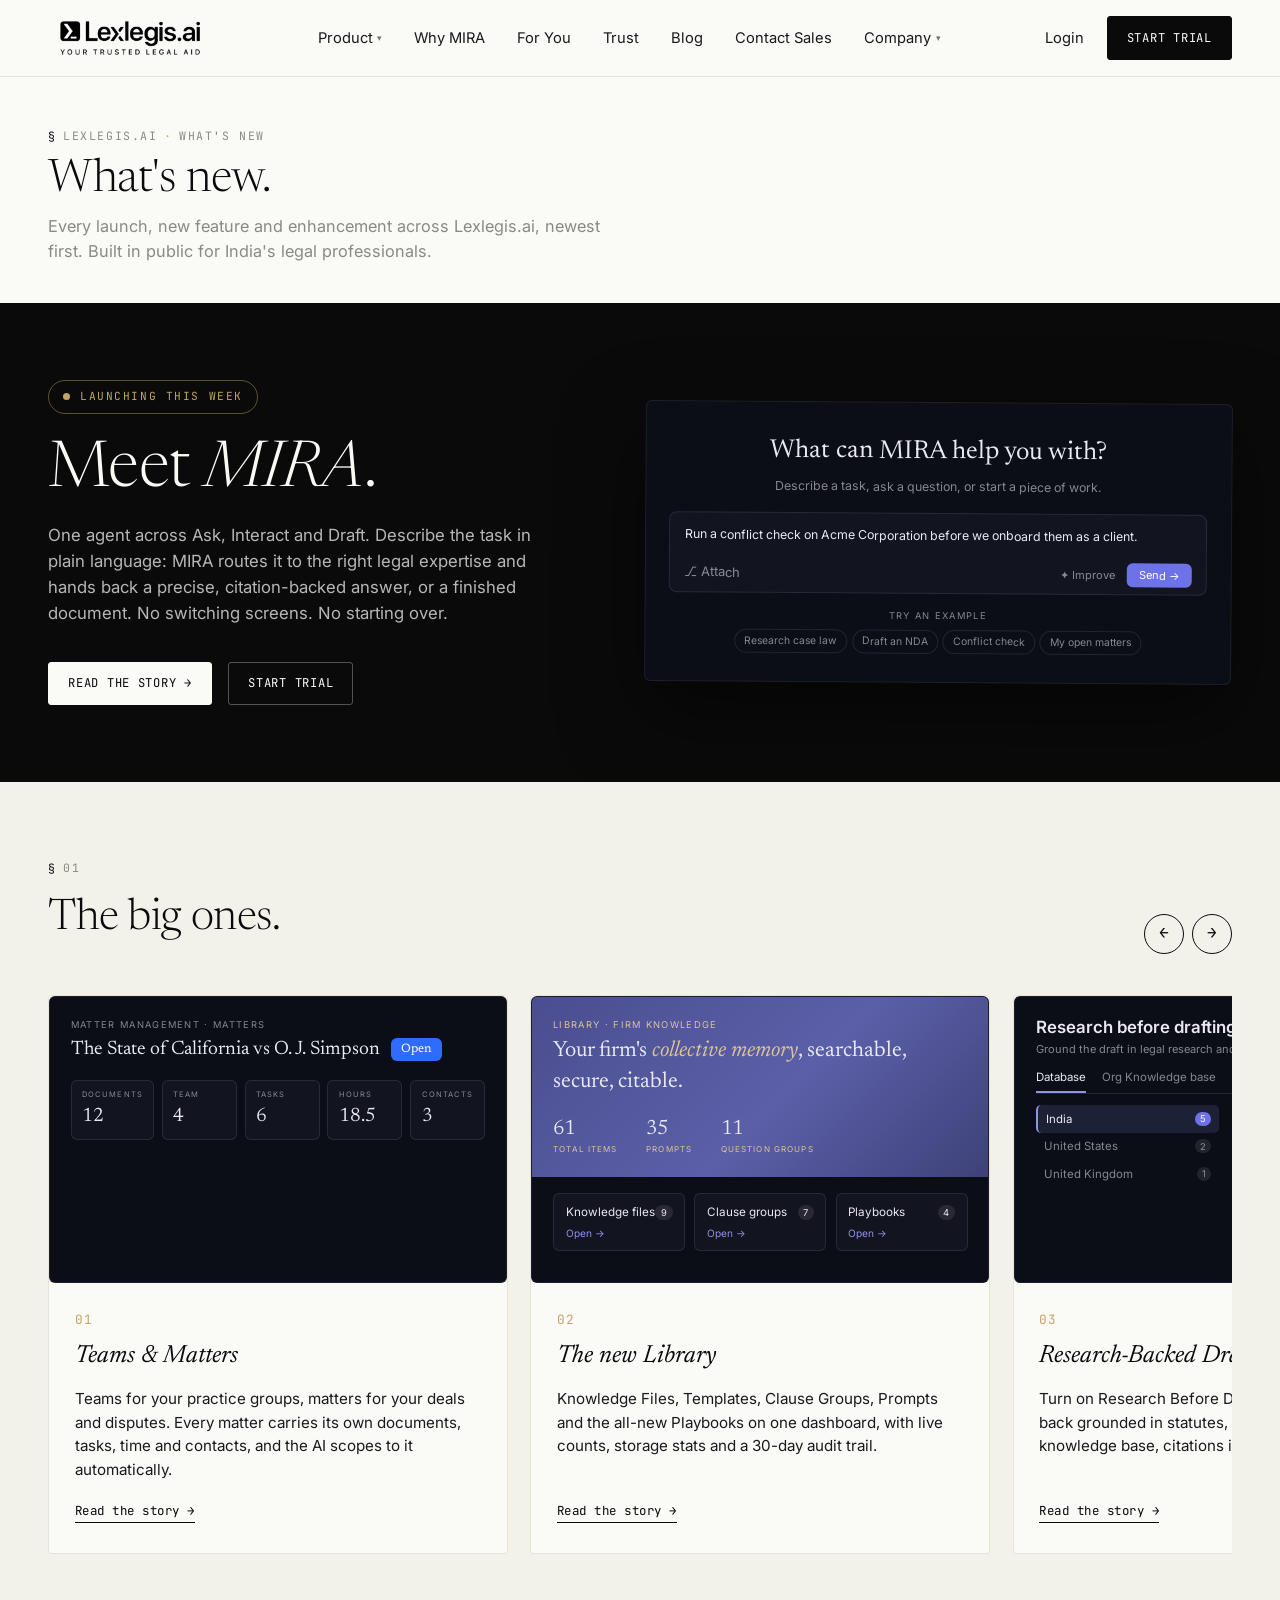
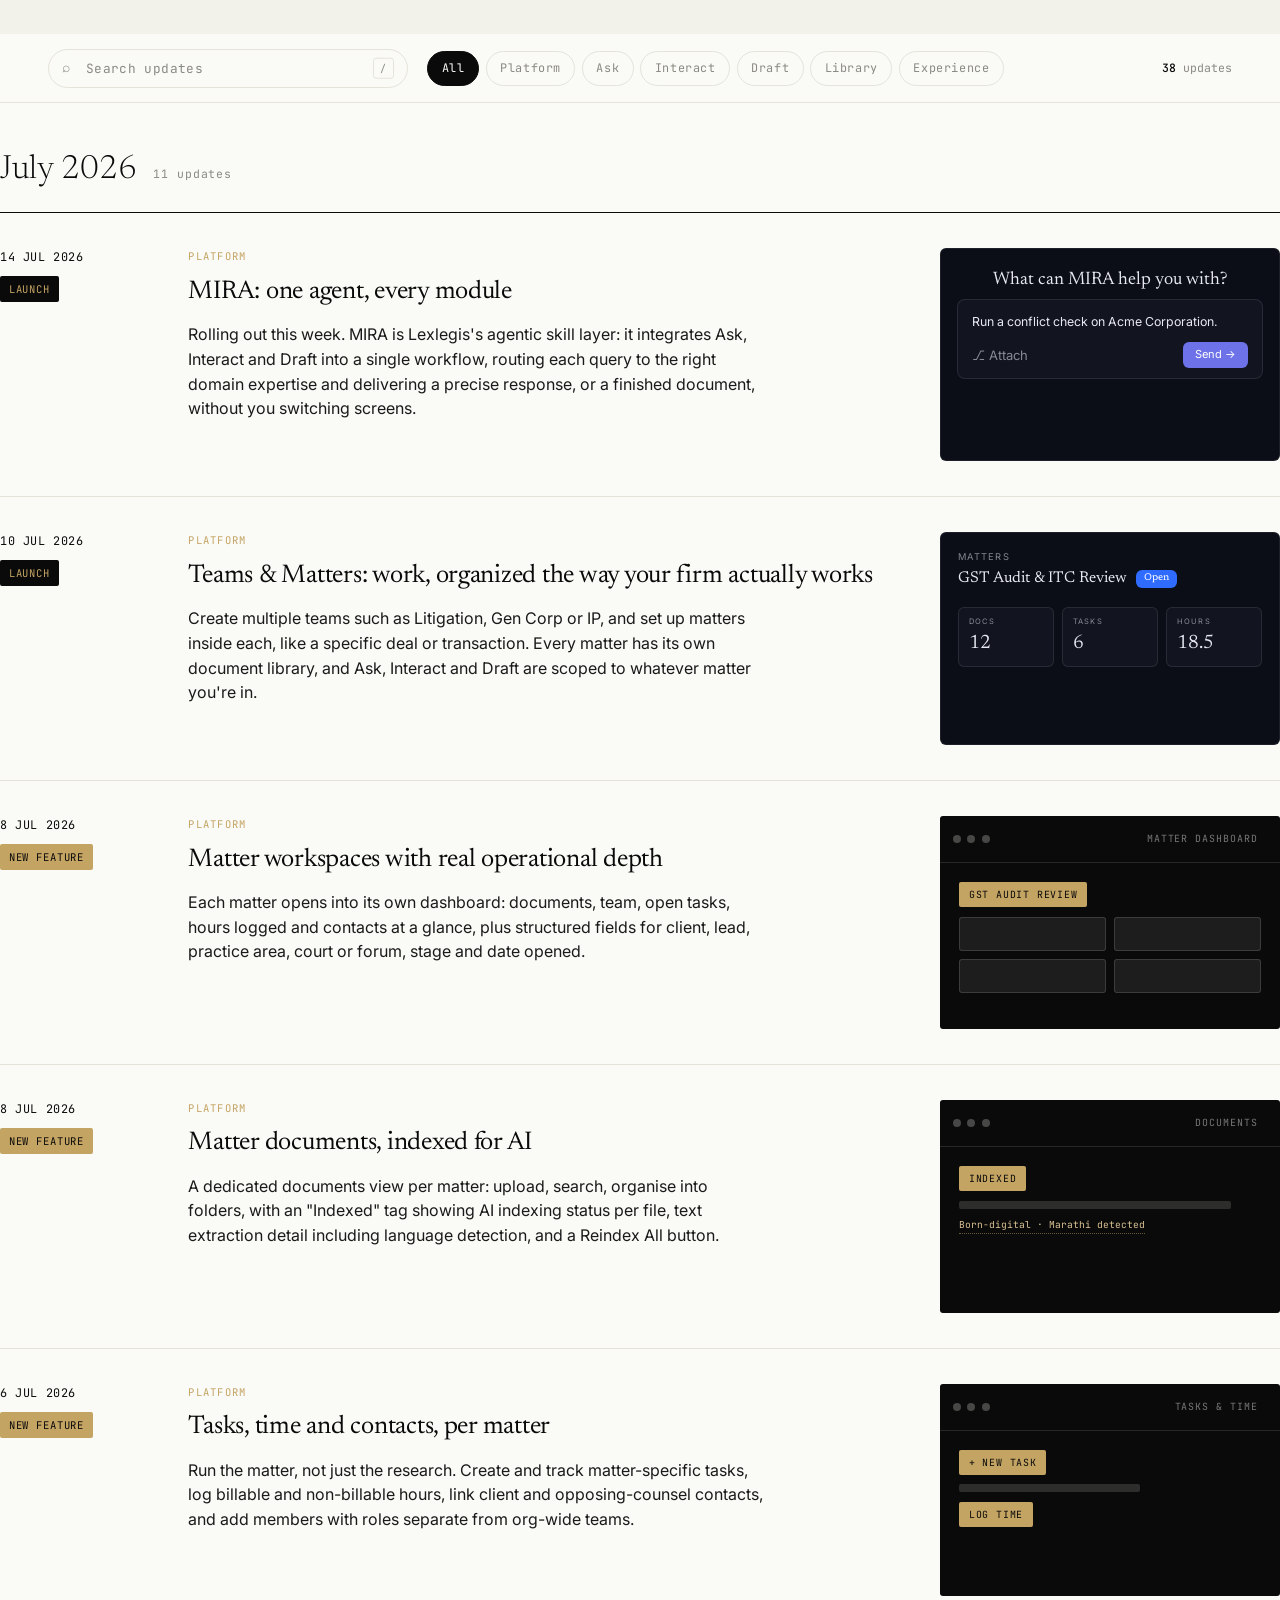
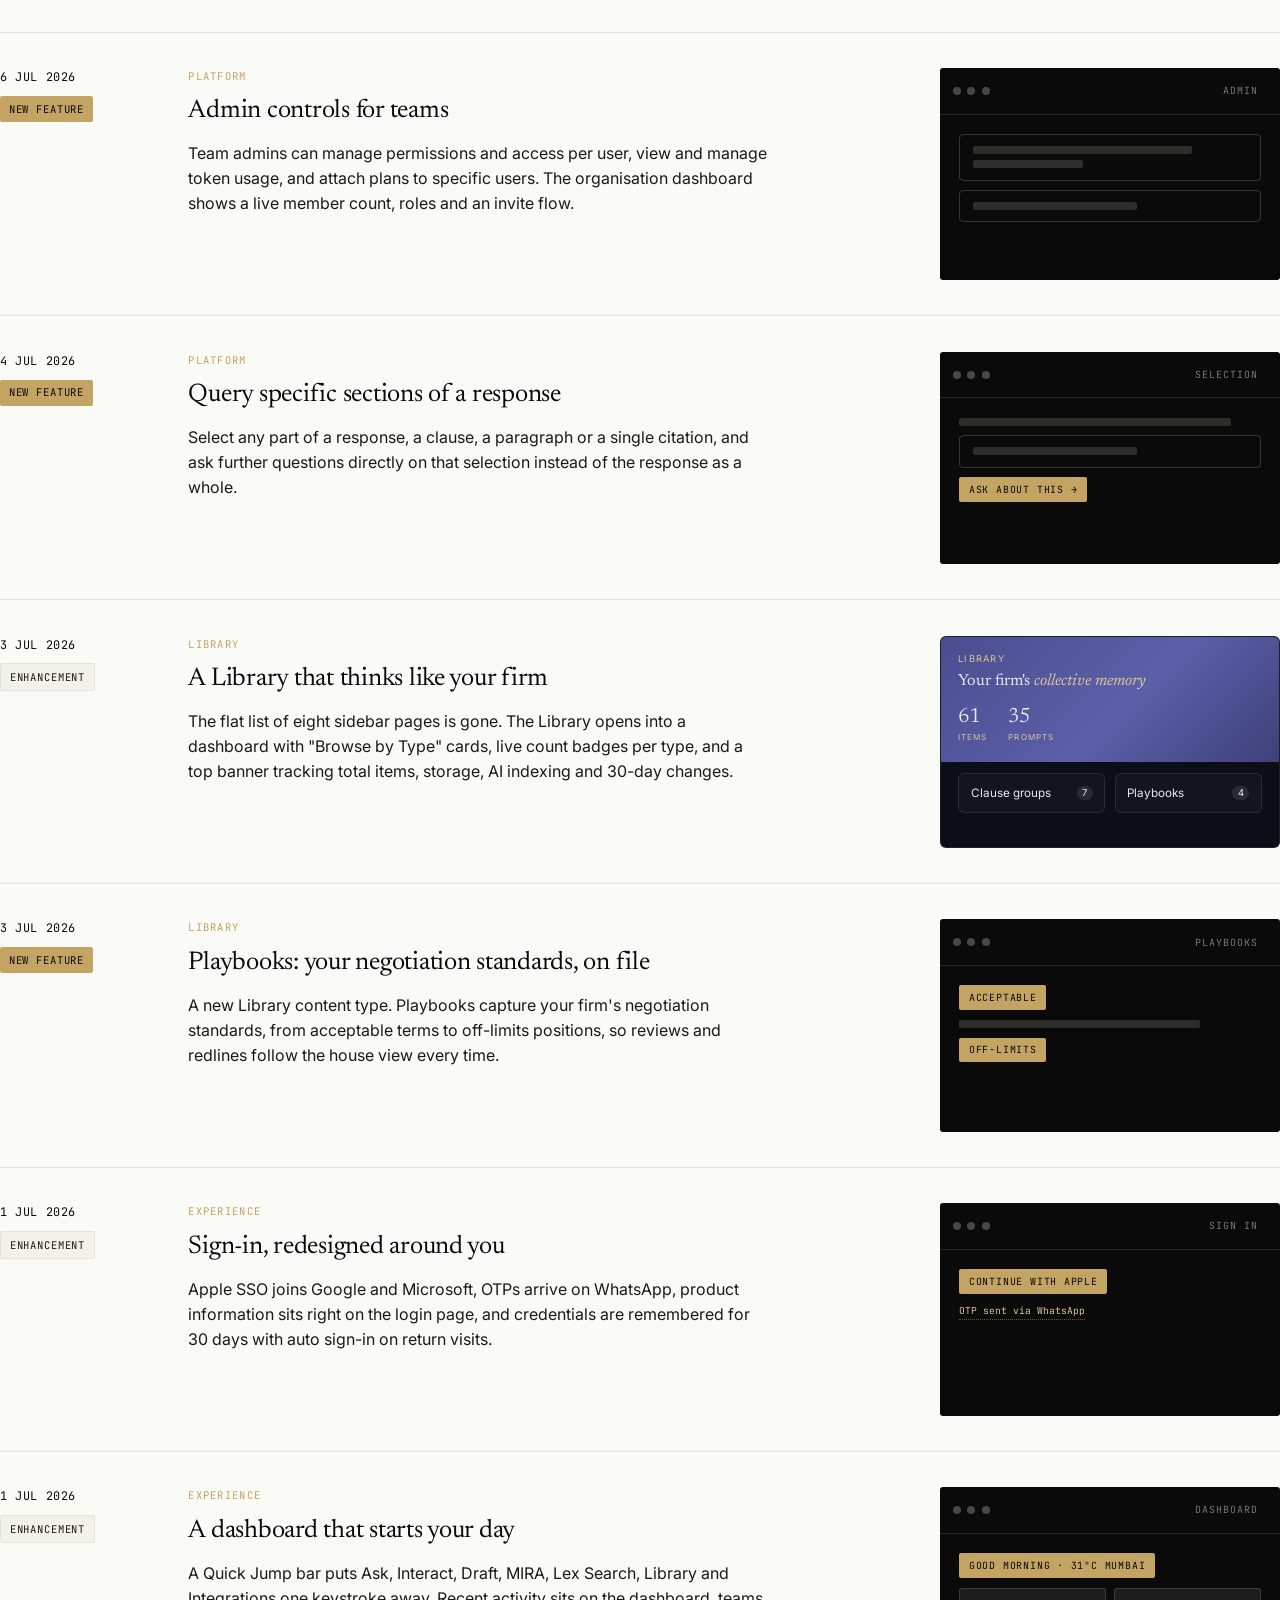
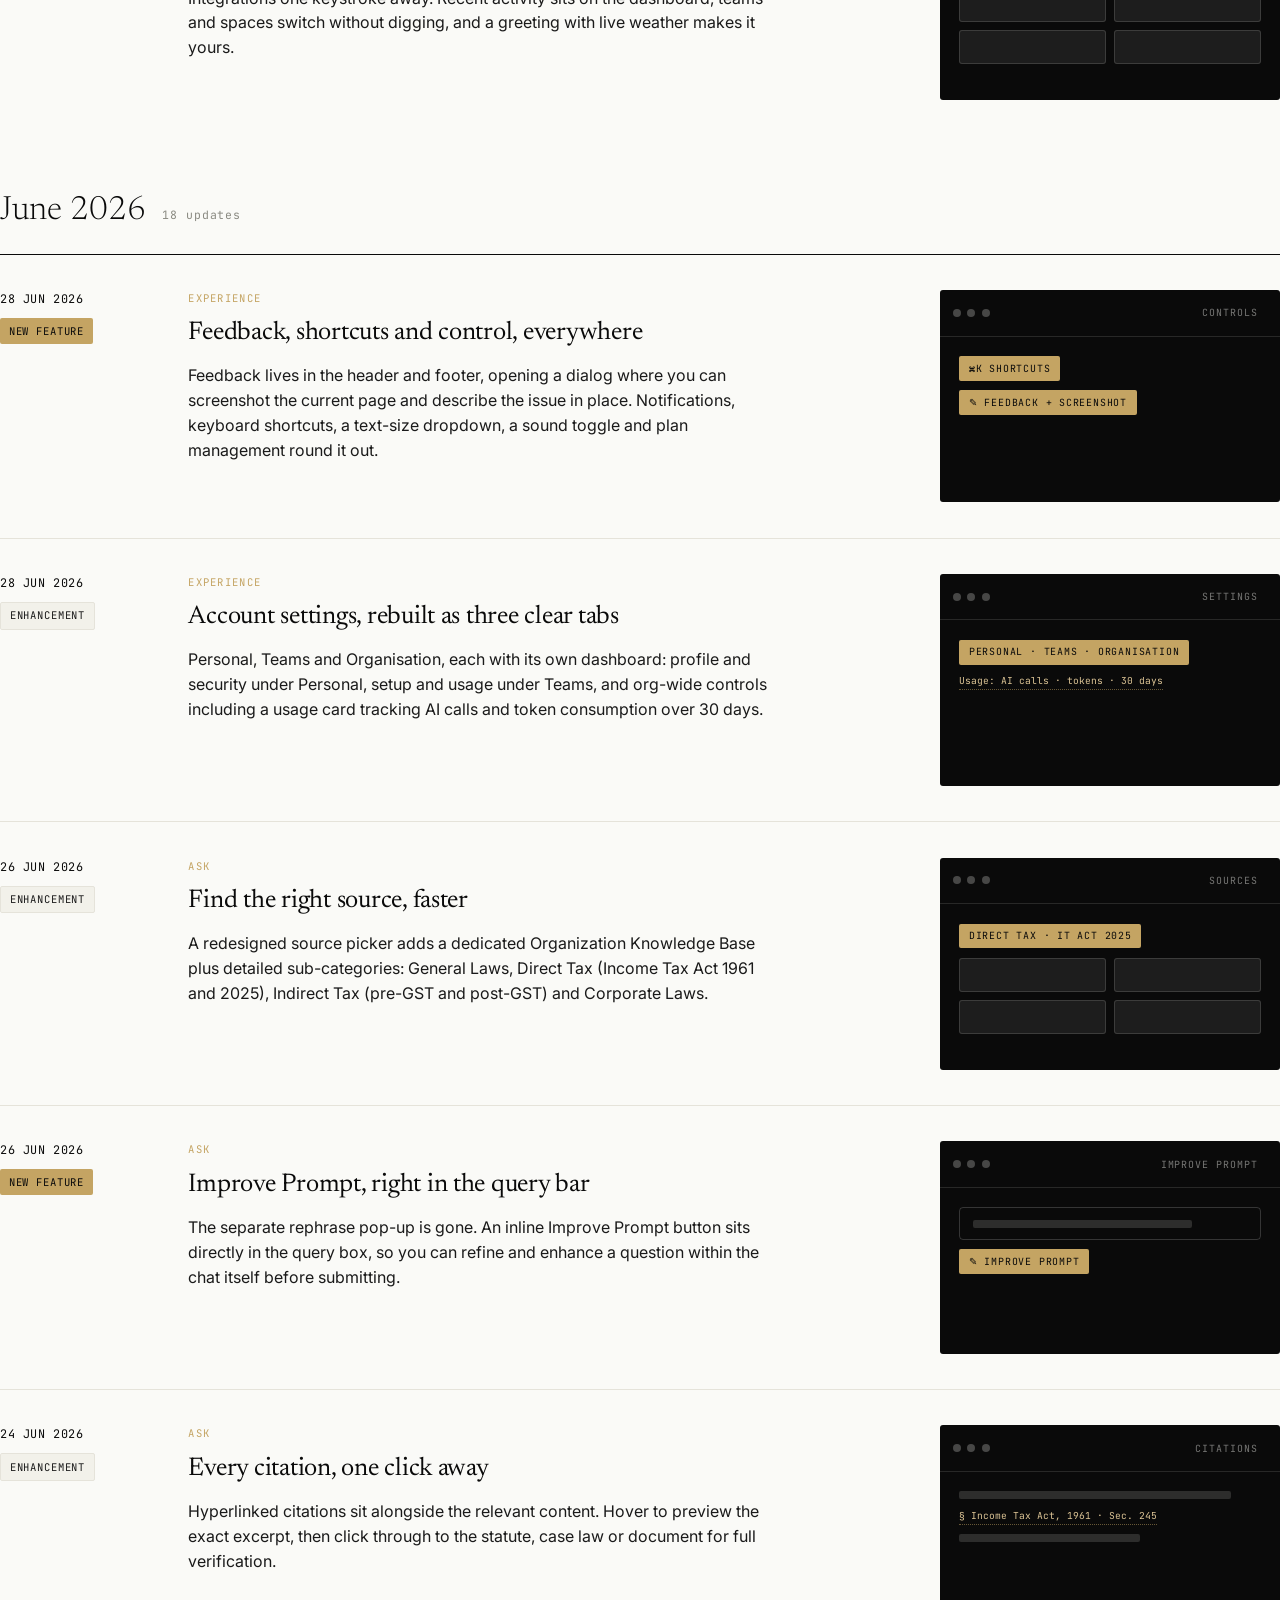
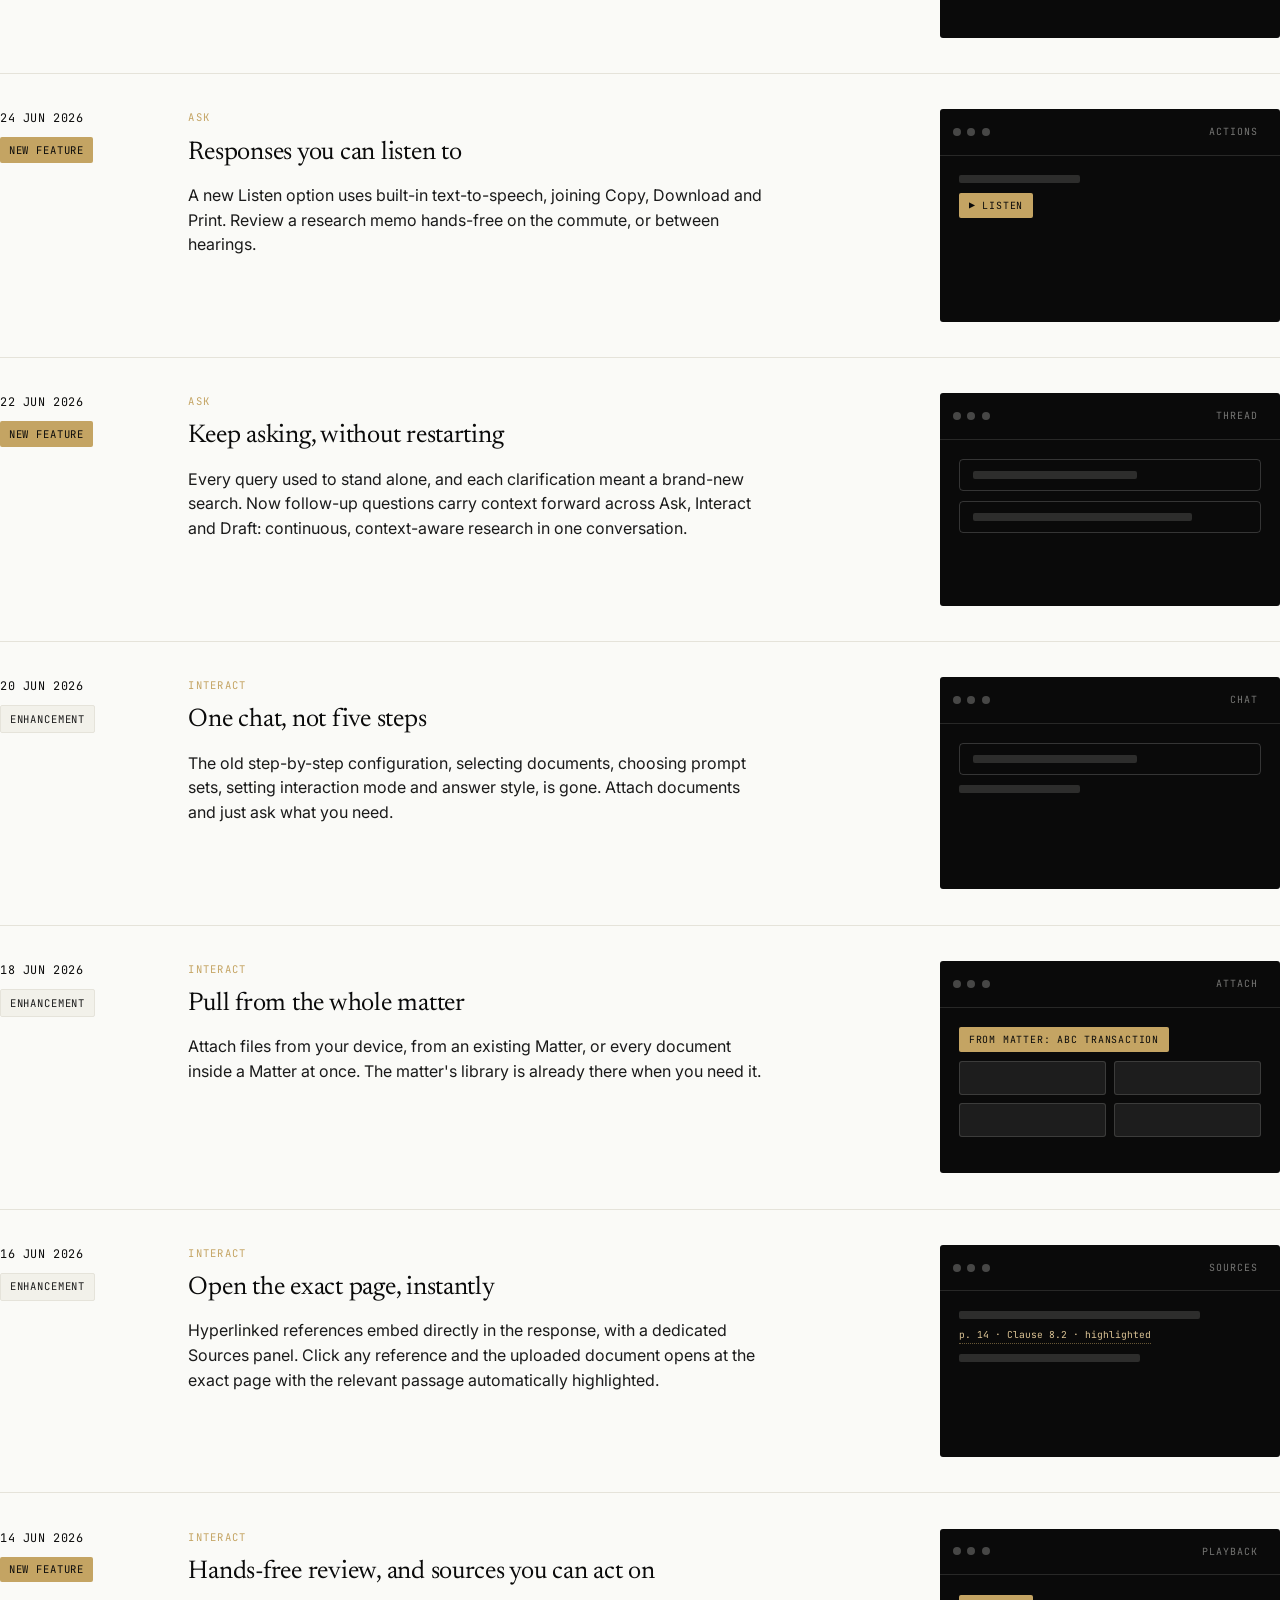
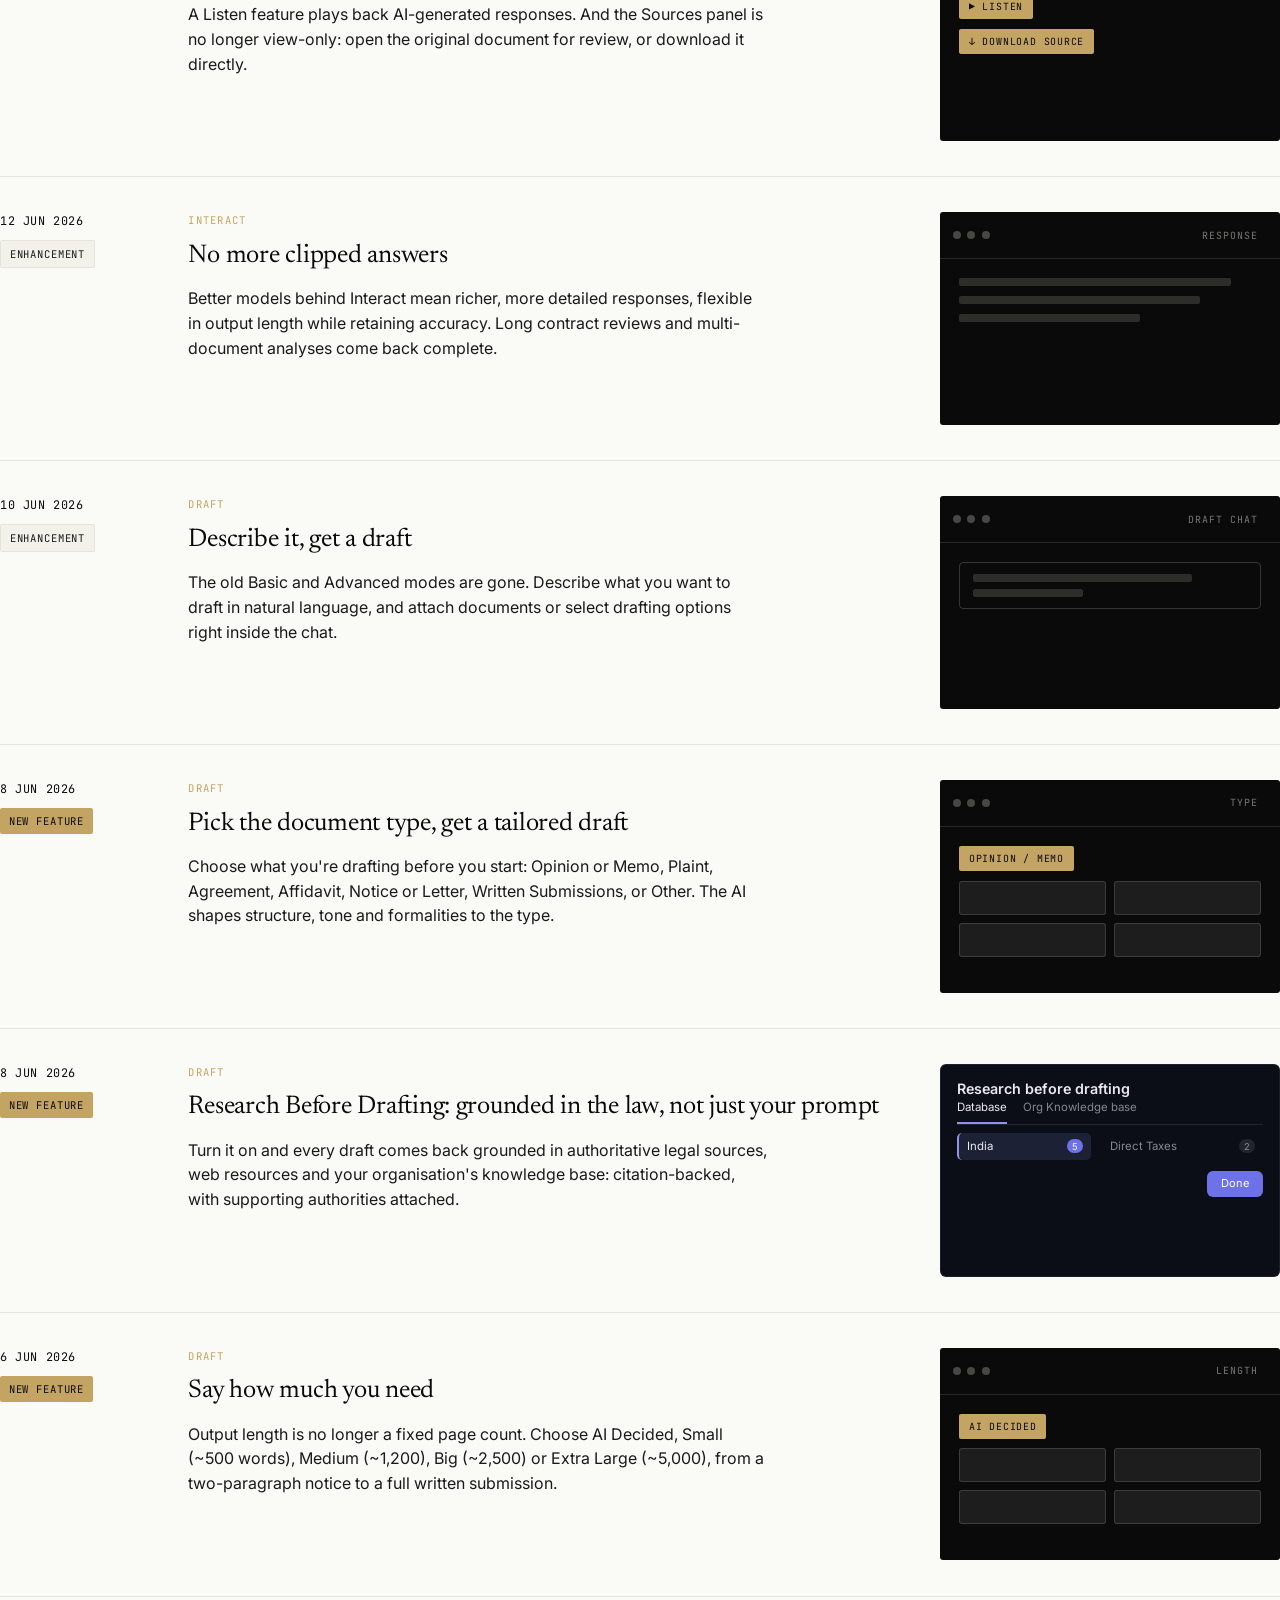
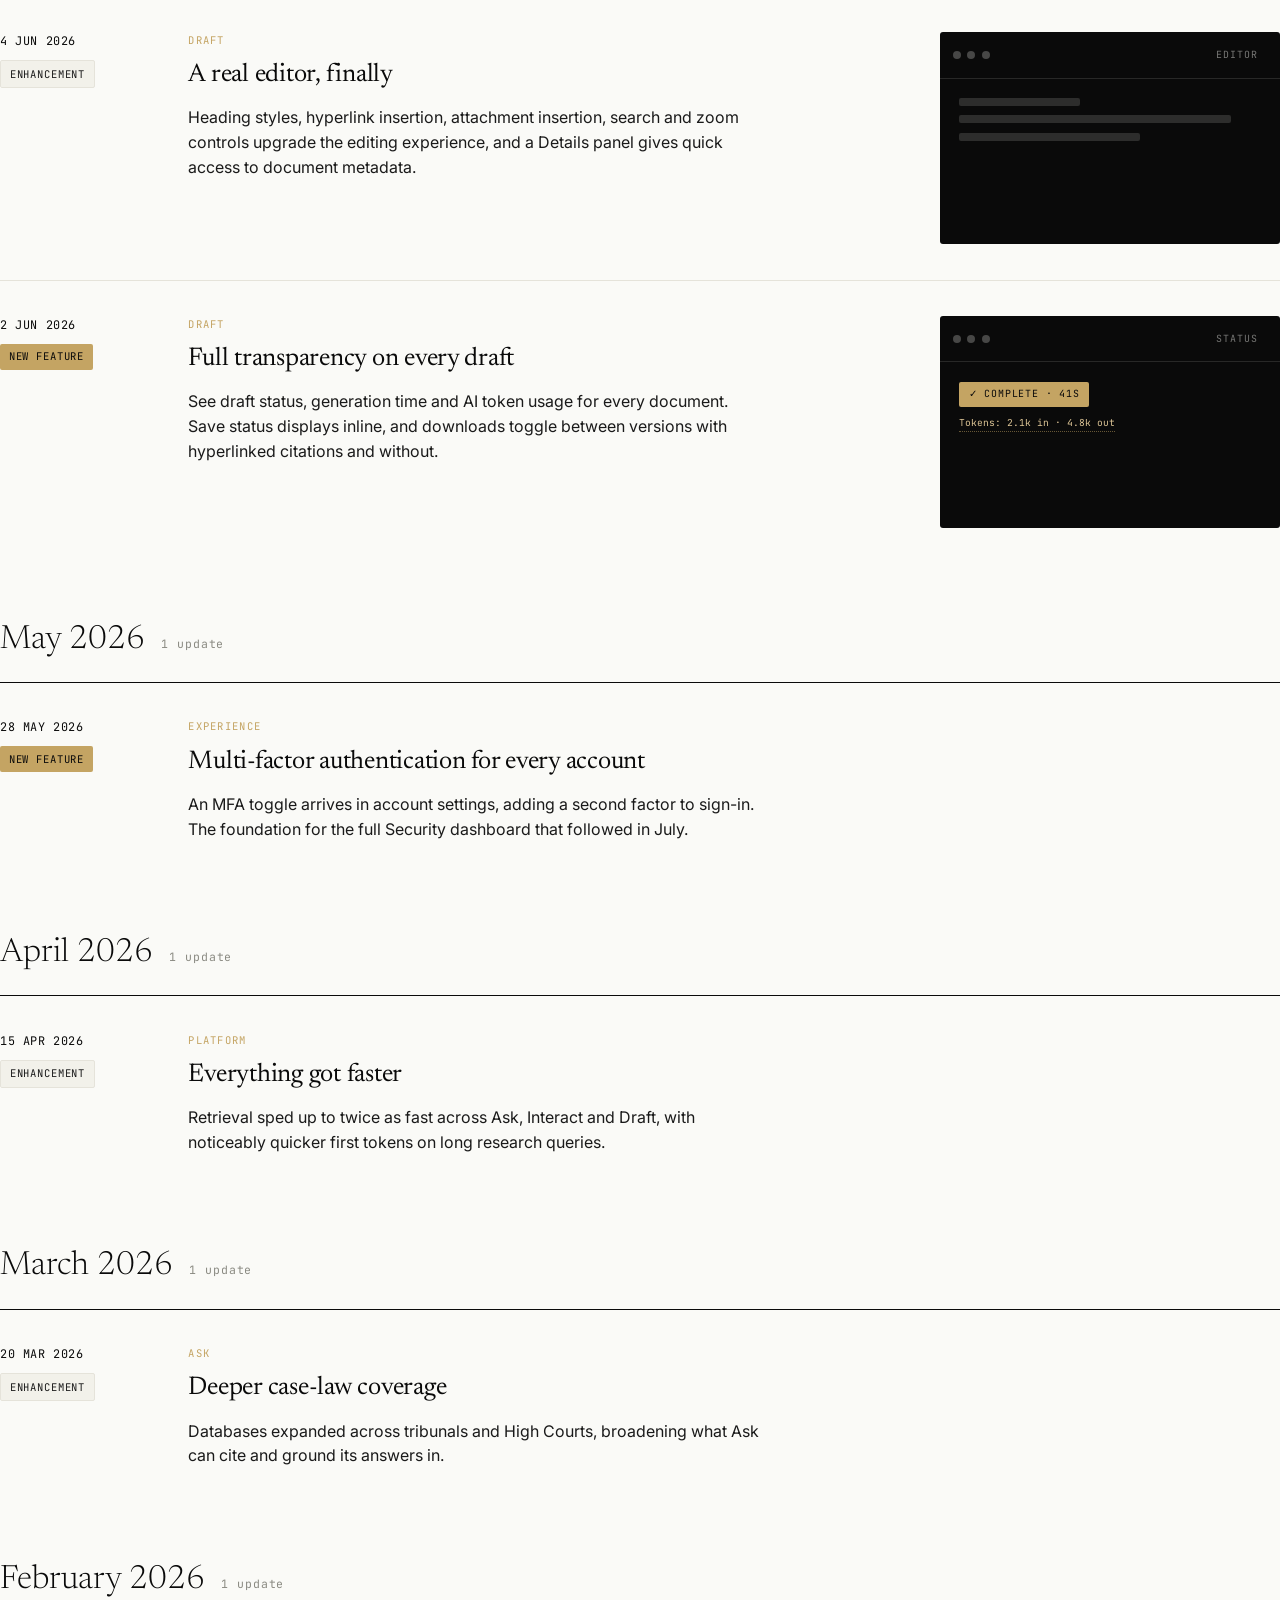
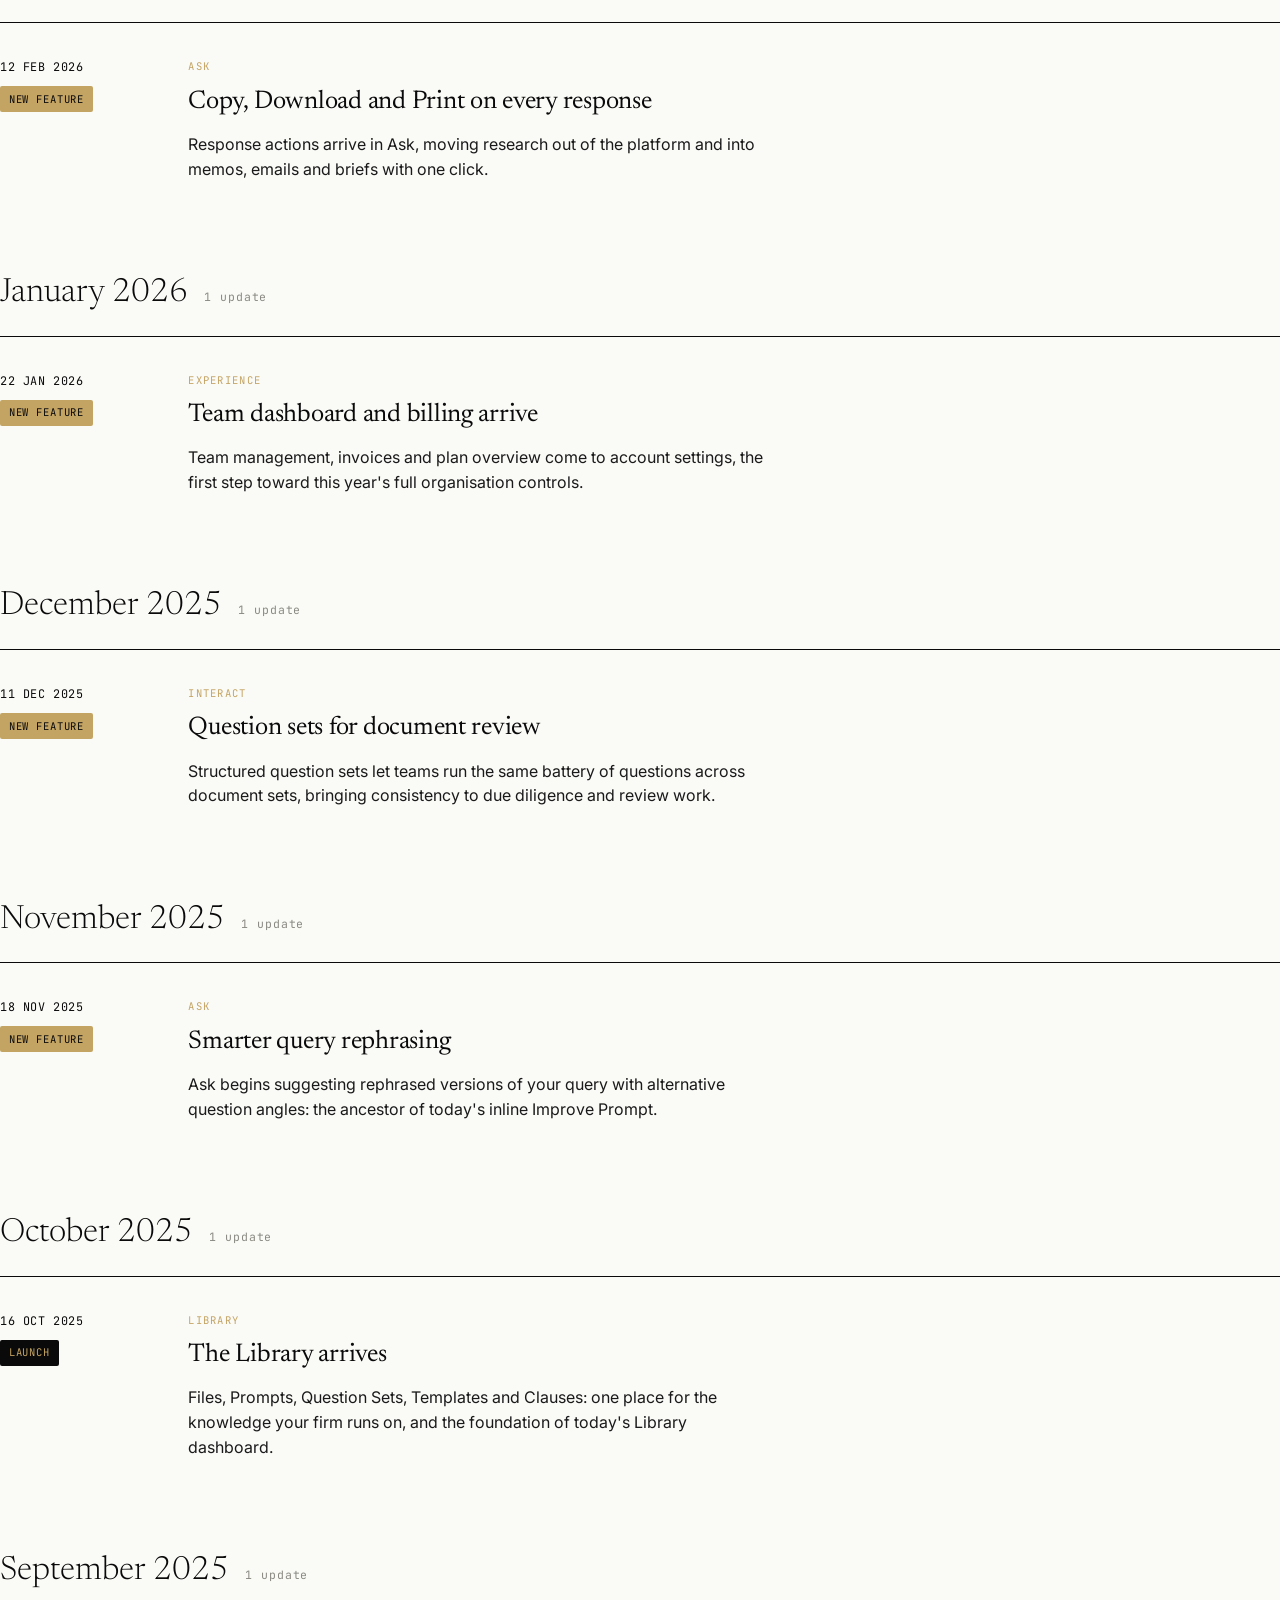
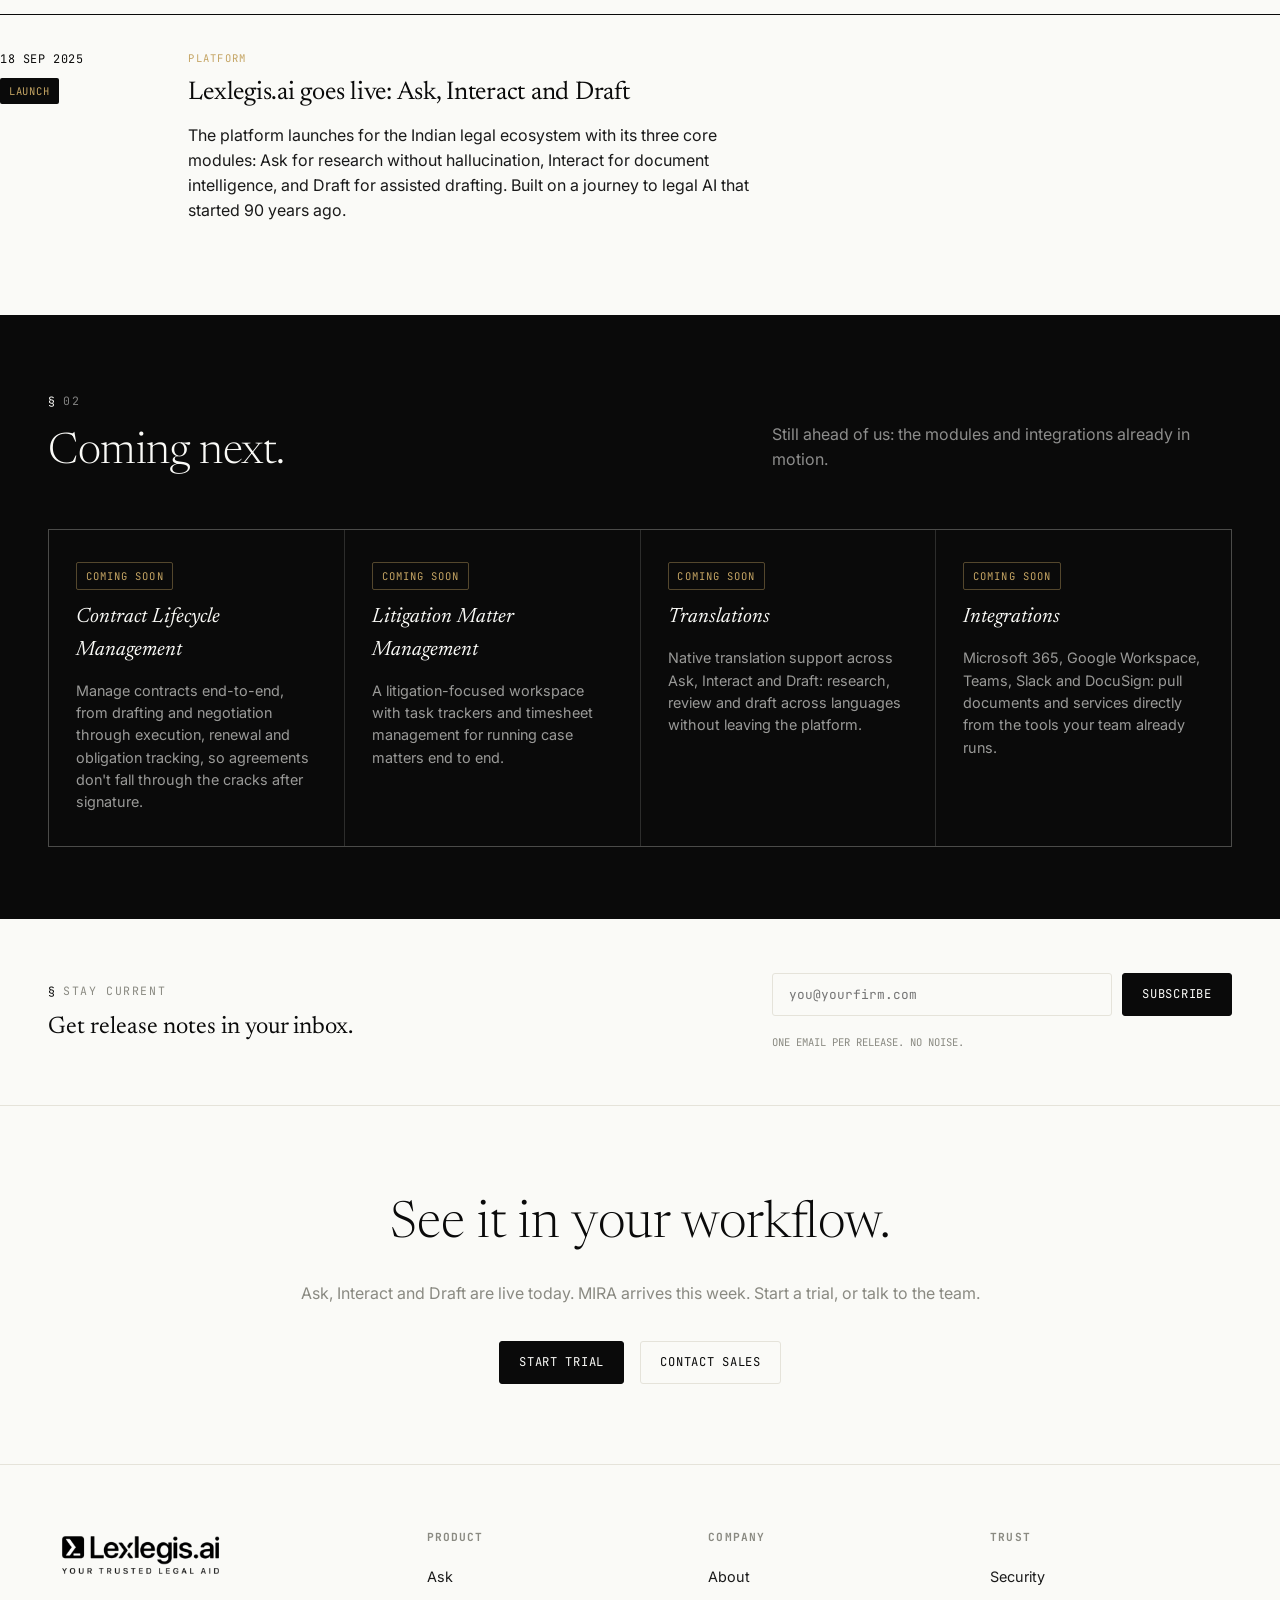
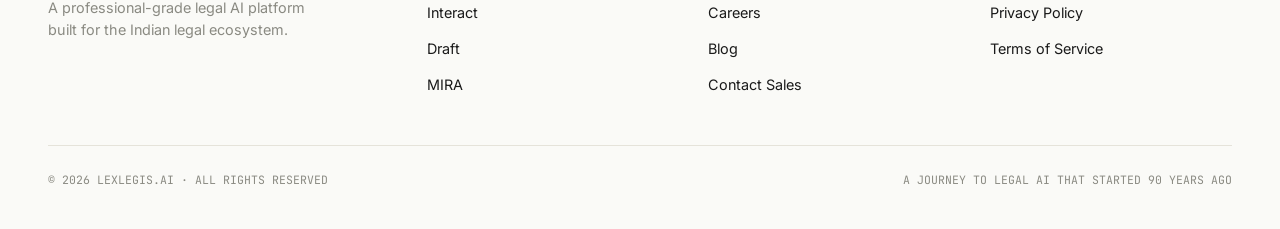
<file: whats-new/index.html>
<!doctype html>
<html lang="en">
<head>
<meta charset="UTF-8" />
<meta name="viewport" content="width=device-width, initial-scale=1.0" />
<title>What's New | Lexlegis.ai Release Notes &amp; Product Updates</title>
<meta name="description" content="Product updates from Lexlegis.ai: every launch, new feature and enhancement across Ask, Interact, Draft, MIRA, the Library and Matter Management, newest first." />
<link rel="canonical" href="https://lexlegis.ai/whats-new" />
<meta property="og:type" content="website" />
<meta property="og:title" content="What's New at Lexlegis.ai" />
<meta property="og:description" content="Every launch, new feature and enhancement across Lexlegis.ai, newest first. MIRA agentic AI, Teams and Matters, research-backed drafting and more." />
<meta property="og:url" content="https://lexlegis.ai/whats-new" />
<meta property="og:image" content="https://lexlegis.ai/whats-new/assets/logo-lockup.png" />
<meta name="twitter:card" content="summary_large_image" />
<meta name="twitter:title" content="What's New at Lexlegis.ai" />
<meta name="twitter:description" content="Release notes from India's trusted legal AI: MIRA, Teams &amp; Matters, research-backed drafting and more." />
<link rel="preconnect" href="https://fonts.googleapis.com">
<link rel="preconnect" href="https://fonts.gstatic.com" crossorigin>
<link href="https://fonts.googleapis.com/css2?family=Newsreader:ital,wght@0,300;0,400;0,500;1,400;1,500&family=Inter:wght@400;500;600&family=JetBrains+Mono:wght@400;500&display=swap" rel="stylesheet">
<link rel="stylesheet" href="styles.css" />
<link rel="icon" type="image/png" href="assets/favicon-mark.png" />
<link rel="apple-touch-icon" href="assets/favicon-mark.png" />
<script type="application/ld+json">
{
  "@context": "https://schema.org",
  "@graph": [
    {
      "@type": "Organization",
      "name": "Lexlegis.ai",
      "url": "https://lexlegis.ai",
      "logo": "https://lexlegis.ai/whats-new/assets/favicon-mark.png",
      "slogan": "Your trusted legal aid",
      "description": "A professional-grade legal AI platform built for the Indian legal ecosystem."
    },
    {
      "@type": "WebPage",
      "name": "What's New at Lexlegis.ai",
      "url": "https://lexlegis.ai/whats-new",
      "description": "Release notes and product updates for Lexlegis.ai: launches, new features and enhancements across Ask, Interact, Draft, MIRA, the Library and Matter Management.",
      "isPartOf": { "@type": "WebSite", "name": "Lexlegis.ai", "url": "https://lexlegis.ai" }
    }
  ]
}
</script>
</head>
<body>

<header class="site-header">
  <div class="wrap">
    <a href="#" class="brand">
      <img src="assets/logo-lockup.png" alt="Lexlegis.ai, your trusted legal aid" class="brand-logo" />
    </a>
    <nav class="main-nav">
      <a href="#">Product <span class="caret">▾</span></a>
      <a href="#">Why MIRA</a>
      <a href="#">For You</a>
      <a href="#">Trust</a>
      <a href="#">Blog</a>
      <a href="#">Contact Sales</a>
      <a href="#">Company <span class="caret">▾</span></a>
    </nav>
    <div class="header-actions">
      <a href="#" class="link-quiet">Login</a>
      <a href="#" class="btn btn-primary">Start Trial</a>
    </div>
  </div>
</header>

<main>

  <!-- SMALL INTRO -->
  <section class="intro">
    <div class="wrap">
      <div class="eyebrow"><span class="sec">§</span> LEXLEGIS.AI <span class="dot">·</span> WHAT'S NEW</div>
      <h1>What's new.</h1>
      <p>Every launch, new feature and enhancement across Lexlegis.ai, newest first. Built in public for India's legal professionals.</p>
    </div>
  </section>

  <!-- MIRA SPOTLIGHT -->
  <section class="spotlight" id="spotlight">
    <div class="wrap">
      <div>
        <span class="spot-tag"><span class="pulse"></span> Launching this week</span>
        <h2>Meet <em>MIRA</em>.</h2>
        <p class="spot-copy">One agent across Ask, Interact and Draft. Describe the task in plain language: MIRA routes it to the right legal expertise and hands back a precise, citation-backed answer, or a finished document. No switching screens. No starting over.</p>
        <div class="spot-actions">
          <button class="btn btn-primary" data-story="story-mira">Read the story →</button>
          <a href="#" class="btn btn-ghost">Start Trial</a>
        </div>
      </div>
      <div class="spot-visual">
        <!-- Product-UI recreation. Swap for <img src="assets/shot-mira.png"> when available. -->
        <div class="shot shot-mira" role="img" aria-label="MIRA prompt screen: What can MIRA help you with?">
          <div class="serif headline">What can MIRA help you with?</div>
          <div class="subline">Describe a task, ask a question, or start a piece of work.</div>
          <div class="prompt">
            <div class="q">Run a conflict check on Acme Corporation before we onboard them as a client.</div>
            <div class="bar">
              <span class="dim">⎇ Attach</span>
              <span><span class="improve">✦ Improve</span><span class="send">Send →</span></span>
            </div>
          </div>
          <div class="u-label" style="margin-bottom:0.6em;">Try an example</div>
          <div>
            <span class="chip-s">Research case law</span><span class="chip-s">Draft an NDA</span><span class="chip-s">Conflict check</span><span class="chip-s">My open matters</span>
          </div>
        </div>
      </div>
    </div>
  </section>

  <!-- THE BIG ONES -->
  <section class="section highlights" id="big-ones">
    <div class="wrap">
      <div class="section-head">
        <div>
          <div class="eyebrow"><span class="sec">§</span> 01</div>
          <h2>The big ones.</h2>
        </div>
        <div class="rail-controls">
          <button class="rail-btn" id="railPrev" aria-label="Scroll left">←</button>
          <button class="rail-btn" id="railNext" aria-label="Scroll right">→</button>
        </div>
      </div>

      <div class="rail" id="rail">

        <article class="highlight-card">
          <div class="card-visual">
            <!-- Swap for <img src="assets/shot-matter.png"> when available. -->
            <div class="shot shot-matter" role="img" aria-label="Matter workspace dashboard">
              <span class="u-label">Matter Management · Matters</span>
              <div class="serif headline">The State of California vs O. J. Simpson <span class="open-badge">Open</span></div>
              <div class="stat-cards">
                <div class="stat-card"><span class="u-label">Documents</span><div class="serif n">12</div></div>
                <div class="stat-card"><span class="u-label">Team</span><div class="serif n">4</div></div>
                <div class="stat-card"><span class="u-label">Tasks</span><div class="serif n">6</div></div>
                <div class="stat-card"><span class="u-label">Hours</span><div class="serif n">18.5</div></div>
                <div class="stat-card"><span class="u-label">Contacts</span><div class="serif n">3</div></div>
              </div>
            </div>
          </div>
          <div class="card-body">
            <div class="num">01</div>
            <h3>Teams &amp; Matters</h3>
            <p>Teams for your practice groups, matters for your deals and disputes. Every matter carries its own documents, tasks, time and contacts, and the AI scopes to it automatically.</p>
            <button class="card-link" data-story="story-teams">Read the story →</button>
          </div>
        </article>

        <article class="highlight-card">
          <div class="card-visual">
            <!-- Swap for <img src="assets/shot-library.png"> when available. -->
            <div class="shot shot-library" role="img" aria-label="Library dashboard: your firm's collective memory">
              <div class="hero-band">
                <span class="u-label">Library · Firm Knowledge</span>
                <div class="serif headline">Your firm's <span class="gold">collective memory</span>, searchable, secure, citable.</div>
                <div class="stats">
                  <div><div class="serif n">61</div><span class="u-label">Total items</span></div>
                  <div><div class="serif n">35</div><span class="u-label">Prompts</span></div>
                  <div><div class="serif n">11</div><span class="u-label">Question groups</span></div>
                </div>
              </div>
              <div class="type-grid">
                <div class="type-card"><div class="t">Knowledge files <span class="count">9</span></div><div class="open">Open →</div></div>
                <div class="type-card"><div class="t">Clause groups <span class="count">7</span></div><div class="open">Open →</div></div>
                <div class="type-card"><div class="t">Playbooks <span class="count">4</span></div><div class="open">Open →</div></div>
              </div>
            </div>
          </div>
          <div class="card-body">
            <div class="num">02</div>
            <h3>The new Library</h3>
            <p>Knowledge Files, Templates, Clause Groups, Prompts and the all-new Playbooks on one dashboard, with live counts, storage stats and a 30-day audit trail.</p>
            <button class="card-link" data-story="story-library">Read the story →</button>
          </div>
        </article>

        <article class="highlight-card">
          <div class="card-visual">
            <!-- Swap for <img src="assets/shot-research.png"> when available. -->
            <div class="shot shot-research" role="img" aria-label="Research before drafting dialog">
              <div class="headline">Research before drafting</div>
              <div class="subline">Ground the draft in legal research and your firm's knowledge base.</div>
              <div class="tabs"><span class="tab on">Database</span><span class="tab">Org Knowledge base</span></div>
              <div class="cols">
                <div>
                  <div class="row on">India <span class="count">5</span></div>
                  <div class="row">United States <span class="count">2</span></div>
                  <div class="row">United Kingdom <span class="count">1</span></div>
                </div>
                <div>
                  <div class="row">Direct Taxes <span class="count">2</span></div>
                  <div class="row">Indirect Taxes <span class="count">2</span></div>
                  <div class="row">Corporate Laws <span class="count">2</span></div>
                </div>
              </div>
              <div class="done">Done</div>
            </div>
          </div>
          <div class="card-body">
            <div class="num">03</div>
            <h3>Research-Backed Drafting</h3>
            <p>Turn on Research Before Drafting and every draft comes back grounded in statutes, case law and your firm's knowledge base, citations included.</p>
            <button class="card-link" data-story="story-research">Read the story →</button>
          </div>
        </article>

        <article class="highlight-card">
          <div class="card-visual">
            <div class="frame" role="img" aria-label="Follow-up questions across modules">
              <div class="frame-bar"><span class="dot"></span><span class="dot"></span><span class="dot"></span><span class="tag">Ask + Interact</span></div>
              <div class="frame-body">
                <div class="frame-line w60"></div>
                <div class="frame-line w80"></div>
                <div class="frame-chip">Follow-up →</div>
                <div class="frame-line w40"></div>
              </div>
            </div>
          </div>
          <div class="card-body">
            <div class="num">04</div>
            <h3>Conversations that carry over</h3>
            <p>Follow-up questions work across Ask, Interact and Draft in one thread. Build on a response, query a specific section, keep going without starting over.</p>
            <button class="card-link" data-story="story-followups">Read the story →</button>
          </div>
        </article>

      </div>
    </div>
  </section>

  <!-- STORY DIALOG + TEMPLATES -->
  <dialog class="story" id="storyDialog" aria-label="Release story">
    <div id="storyContent"></div>
  </dialog>

  <template id="story-mira">
    <div class="story-hero">
      <div class="shot shot-mira">
        <div class="serif headline">What can MIRA help you with?</div>
        <div class="subline">Describe a task, ask a question, or start a piece of work.</div>
        <div class="prompt">
          <div class="q">Run a conflict check on Acme Corporation before we onboard them as a client.</div>
          <div class="bar"><span class="dim">⎇ Attach</span><span><span class="improve">✦ Improve</span><span class="send">Send →</span></span></div>
        </div>
      </div>
      <button class="story-close" aria-label="Close story">✕</button>
    </div>
    <div class="story-inner">
      <div class="story-meta"><span class="sec">§</span> THE STORY <span>·</span> PLATFORM <span>·</span> LAUNCHING THIS WEEK <span>·</span> 2 MIN READ</div>
      <h2>One question in. One answer out.</h2>
      <p class="story-lede">Legal AI has a routing problem. A tax question belongs to one body of expertise, a plaint to another, a contract review to a third. Until now, picking the right tool for each job was your job.</p>
      <ul class="story-points">
        <li>One conversational surface across Ask, Interact and Draft</li>
        <li>Skills-based routing sends each query to the right legal domain</li>
        <li>Returns a citation-backed answer, or a finished document</li>
        <li>Attach files, improve your prompt, and dictate, all in one box</li>
      </ul>
      <p>You describe what you need in plain language. MIRA reads the query, routes it to the right domain expertise, pulls research where research is needed, reads documents where documents matter, and returns one precise response. When the job calls for a finished document, it generates that too.</p>
      <div class="story-pull">Skills-based routing means the tax question reaches the tax expertise. Every time.</div>
      <p>She researches without hallucination, reads documents general AI cannot, and drafts what stands up to review. MIRA is not another chat window. It is the workflow, unified, with trust travelling alongside every answer.</p>
      <div class="story-cta">
        <a href="#" class="btn btn-primary">Start Trial</a>
        <a href="#mira-launch" class="btn btn-ghost story-jump">See it in the feed</a>
      </div>
    </div>
  </template>

  <template id="story-teams">
    <div class="story-hero">
      <div class="shot shot-matter" style="padding:1.6em;">
        <span class="u-label">Matter Management · Matters</span>
        <div class="serif headline">The State of California vs O. J. Simpson <span class="open-badge">Open</span></div>
        <div class="stat-cards">
          <div class="stat-card"><span class="u-label">Documents</span><div class="serif n">12</div></div>
          <div class="stat-card"><span class="u-label">Team</span><div class="serif n">4</div></div>
          <div class="stat-card"><span class="u-label">Tasks</span><div class="serif n">6</div></div>
          <div class="stat-card"><span class="u-label">Hours</span><div class="serif n">18.5</div></div>
          <div class="stat-card"><span class="u-label">Contacts</span><div class="serif n">3</div></div>
        </div>
      </div>
      <button class="story-close" aria-label="Close story">✕</button>
    </div>
    <div class="story-inner">
      <div class="story-meta"><span class="sec">§</span> THE STORY <span>·</span> PLATFORM <span>·</span> JULY 2026 <span>·</span> 2 MIN READ</div>
      <h2>Legal work has a shape. Now the platform does too.</h2>
      <p class="story-lede">Ask any lawyer how their week is organised and they will not say "by query." They will name matters: the acquisition, the audit, the dispute. The matter is the unit of legal work, and now it is the unit of the platform.</p>
      <ul class="story-points">
        <li>Teams mirror your practice groups: Litigation, Gen Corp, IP</li>
        <li>Every matter gets its own documents, tasks, time entries and contacts</li>
        <li>Ask, Interact and Draft scope automatically to the open matter</li>
        <li>Admins control permissions, usage and plans per user</li>
      </ul>
      <p>Open a matter and everything follows: research stays with the dispute it belongs to, drafts stay next to the documents that shaped them, and nothing leaks between clients. Structured fields track client, lead, practice area, court, stage and dates, so the file reads like a file should.</p>
      <div class="story-pull">The matter is the unit of legal work. Your AI should know which one you're in.</div>
      <p>Work stays organised, context stays clean. That is not a feature. In law, that is table stakes done properly.</p>
      <div class="story-cta">
        <a href="#" class="btn btn-primary">Start Trial</a>
        <a href="#teams-matters" class="btn btn-ghost story-jump">See it in the feed</a>
      </div>
    </div>
  </template>

  <template id="story-library">
    <div class="story-hero">
      <div class="shot shot-library">
        <div class="hero-band">
          <span class="u-label">Library · Firm Knowledge</span>
          <div class="serif headline">Your firm's <span class="gold">collective memory</span>, searchable, secure, citable.</div>
          <div class="stats">
            <div><div class="serif n">61</div><span class="u-label">Total items</span></div>
            <div><div class="serif n">35</div><span class="u-label">Prompts</span></div>
            <div><div class="serif n">11</div><span class="u-label">Question groups</span></div>
          </div>
        </div>
      </div>
      <button class="story-close" aria-label="Close story">✕</button>
    </div>
    <div class="story-inner">
      <div class="story-meta"><span class="sec">§</span> THE STORY <span>·</span> LIBRARY <span>·</span> JULY 2026 <span>·</span> 2 MIN READ</div>
      <h2>Your firm's collective memory, finally organised.</h2>
      <p class="story-lede">Every firm has it: the precedent someone perfected years ago, the clause bank a partner keeps in a folder, the prompts that actually work. Institutional knowledge, scattered across drives and inboxes. The old Library stored files. The new Library holds memory.</p>
      <ul class="story-points">
        <li>One dashboard: Knowledge Files, Templates, Clause Groups, Prompts, Question Groups, Website Groups</li>
        <li>Live count badges and storage stats at a glance</li>
        <li>A 30-day audit trail of every change</li>
        <li>New: Playbooks, your negotiation standards on file</li>
      </ul>
      <p>Everything is positioned exactly as it should be: searchable, secure, citable. A top banner tracks what is indexed for AI, so you know precisely what Lexlegis can draw on when it thinks like your firm.</p>
      <div class="story-pull">Everything Lexlegis needs to think like your firm, in one place.</div>
      <p>And Playbooks matter more than the rest: acceptable positions to off-limits terms, captured once, applied every time. New associates inherit the house view on day one. The firm's judgment becomes the firm's asset.</p>
      <div class="story-cta">
        <a href="#" class="btn btn-primary">Start Trial</a>
        <a href="#library-dashboard" class="btn btn-ghost story-jump">See it in the feed</a>
      </div>
    </div>
  </template>

  <template id="story-research">
    <div class="story-hero">
      <div class="shot shot-research">
        <div class="headline">Research before drafting</div>
        <div class="subline">Ground the draft in legal research and your firm's knowledge base.</div>
        <div class="tabs"><span class="tab on">Database</span><span class="tab">Org Knowledge base</span></div>
        <div class="cols">
          <div>
            <div class="row on">India <span class="count">5</span></div>
            <div class="row">United States <span class="count">2</span></div>
          </div>
          <div>
            <div class="row">Direct Taxes <span class="count">2</span></div>
            <div class="row">Corporate Laws <span class="count">2</span></div>
          </div>
        </div>
      </div>
      <button class="story-close" aria-label="Close story">✕</button>
    </div>
    <div class="story-inner">
      <div class="story-meta"><span class="sec">§</span> THE STORY <span>·</span> DRAFT <span>·</span> JUNE 2026 <span>·</span> 2 MIN READ</div>
      <h2>The end of verification debt.</h2>
      <p class="story-lede">Here is the quiet cost of most AI drafting: the draft arrives fast, and then the real work begins. Every proposition needs checking, every authority needs finding. The hours saved writing get spent verifying.</p>
      <ul class="story-points">
        <li>Grounds drafts in authoritative legal sources and web research</li>
        <li>Draws on your organisation's own knowledge base</li>
        <li>Supporting authorities attached, each one hyperlinked</li>
        <li>Pick jurisdiction and law group before a word is written</li>
      </ul>
      <p>Research Before Drafting settles the debt upfront. Switch it on, and Draft grounds your document before a single paragraph is written. What comes back is citation-backed prose that shows its work.</p>
      <div class="story-pull">Drafts you review, not rewrite. Now with the authorities already attached.</div>
      <p>Research and drafting happen on the same screen, so the memo and the law it rests on are never apart. In law, trust is everything. This is what it looks like in a drafting tool.</p>
      <div class="story-cta">
        <a href="#" class="btn btn-primary">Start Trial</a>
        <a href="#research-drafting" class="btn btn-ghost story-jump">See it in the feed</a>
      </div>
    </div>
  </template>

  <template id="story-followups">
    <div class="story-hero">
      <div class="frame" style="border-radius:0;">
        <div class="frame-bar"><span class="dot"></span><span class="dot"></span><span class="dot"></span><span class="tag">Ask + Interact</span></div>
        <div class="frame-body" style="padding:1.6rem;">
          <div class="frame-bubble"><div class="frame-line w80"></div><div class="frame-line w40"></div></div>
          <div class="frame-chip">Follow-up →</div>
          <div class="frame-bubble"><div class="frame-line w90"></div></div>
        </div>
      </div>
      <button class="story-close" aria-label="Close story">✕</button>
    </div>
    <div class="story-inner">
      <div class="story-meta"><span class="sec">§</span> THE STORY <span>·</span> ASK + INTERACT <span>·</span> JUNE 2026 <span>·</span> 2 MIN READ</div>
      <h2>Research is a conversation, not a search box.</h2>
      <p class="story-lede">No lawyer thinks in single queries. One answer raises the next question, a holding needs testing against the facts, a clause read one way demands a second look. For too long, legal AI ignored this.</p>
      <ul class="story-points">
        <li>Follow-up questions carry context across Ask, Interact and Draft</li>
        <li>Select any part of a response and question that selection directly</li>
        <li>One thread from first question to final position</li>
      </ul>
      <p>Now the thread holds. Each answer builds on the last, and it goes further: select a paragraph, a clause, a single citation, and ask about exactly that. The AI knows what you are pointing at, because you pointed at it.</p>
      <div class="story-pull">Ask, probe, narrow, confirm. The way research has always actually worked.</div>
      <p>Continuous, context-aware research changes the economics of a working day: less re-explaining, less re-searching, more of the follow-through that turns a good answer into a solid position.</p>
      <div class="story-cta">
        <a href="#" class="btn btn-primary">Start Trial</a>
        <a href="#followups" class="btn btn-ghost story-jump">See it in the feed</a>
      </div>
    </div>
  </template>

  <!-- TOOLBAR -->
  <div class="toolbar" id="toolbar">
    <div class="wrap">
      <div class="search-box">
        <span class="search-icon">⌕</span>
        <input type="search" id="searchInput" placeholder="Search updates" aria-label="Search updates" />
        <span class="kbd">/</span>
      </div>
      <div class="chip-row" id="moduleFilters" role="group" aria-label="Filter by module">
        <button class="pill active" data-module="all">All</button>
        <button class="pill" data-module="platform">Platform</button>
        <button class="pill" data-module="ask">Ask</button>
        <button class="pill" data-module="interact">Interact</button>
        <button class="pill" data-module="draft">Draft</button>
        <button class="pill" data-module="library">Library</button>
        <button class="pill" data-module="experience">Experience</button>
      </div>
      <div class="result-count" id="resultCount"></div>
    </div>
  </div>

  <!-- FEED -->
  <div id="feedView">

    <!-- JULY 2026 -->
    <section class="month-block wrap" data-month="2026-07">
      <div class="month-head"><h2>July 2026</h2><span class="month-count"></span></div>

      <article class="entry reveal" id="mira-launch" data-module="platform" data-type="launch" data-date="2026-07-14">
        <div class="entry-date"><time datetime="2026-07-14">14 Jul 2026</time><span class="tag tag-launch">Launch</span></div>
        <div class="entry-body">
          <div class="entry-module">Platform</div>
          <h3>MIRA: one agent, every module<a class="anchor" href="#mira-launch" aria-label="Link to this update">§</a></h3>
          <p>Rolling out this week. MIRA is Lexlegis's agentic skill layer: it integrates Ask, Interact and Draft into a single workflow, routing each query to the right domain expertise and delivering a precise response, or a finished document, without you switching screens.</p>
        </div>
        <div class="entry-visual">
          <div class="shot shot-mira" style="padding:1.4em 1.2em 1.2em;">
            <div class="serif headline" style="font-size:1.4em;">What can MIRA help you with?</div>
            <div class="prompt" style="margin-bottom:0.6em;">
              <div class="q" style="margin-bottom:1em;">Run a conflict check on Acme Corporation.</div>
              <div class="bar"><span class="dim">⎇ Attach</span><span class="send">Send →</span></div>
            </div>
          </div>
        </div>
      </article>

      <article class="entry reveal" id="teams-matters" data-module="platform" data-type="launch" data-date="2026-07-10">
        <div class="entry-date"><time datetime="2026-07-10">10 Jul 2026</time><span class="tag tag-launch">Launch</span></div>
        <div class="entry-body">
          <div class="entry-module">Platform</div>
          <h3>Teams &amp; Matters: work, organized the way your firm actually works<a class="anchor" href="#teams-matters" aria-label="Link to this update">§</a></h3>
          <p>Create multiple teams such as Litigation, Gen Corp or IP, and set up matters inside each, like a specific deal or transaction. Every matter has its own document library, and Ask, Interact and Draft are scoped to whatever matter you're in.</p>
        </div>
        <div class="entry-visual">
          <div class="shot shot-matter" style="padding:1.3em;">
            <span class="u-label">Matters</span>
            <div class="serif headline" style="font-size:1.2em;">GST Audit &amp; ITC Review <span class="open-badge">Open</span></div>
            <div class="stat-cards" style="grid-template-columns:repeat(3,1fr);">
              <div class="stat-card"><span class="u-label">Docs</span><div class="serif n">12</div></div>
              <div class="stat-card"><span class="u-label">Tasks</span><div class="serif n">6</div></div>
              <div class="stat-card"><span class="u-label">Hours</span><div class="serif n">18.5</div></div>
            </div>
          </div>
        </div>
      </article>

      <article class="entry reveal" id="matter-workspaces" data-module="platform" data-type="new" data-date="2026-07-08">
        <div class="entry-date"><time datetime="2026-07-08">8 Jul 2026</time><span class="tag tag-new">New Feature</span></div>
        <div class="entry-body">
          <div class="entry-module">Platform</div>
          <h3>Matter workspaces with real operational depth<a class="anchor" href="#matter-workspaces" aria-label="Link to this update">§</a></h3>
          <p>Each matter opens into its own dashboard: documents, team, open tasks, hours logged and contacts at a glance, plus structured fields for client, lead, practice area, court or forum, stage and date opened.</p>
        </div>
        <div class="entry-visual">
          <div class="frame">
            <div class="frame-bar"><span class="dot"></span><span class="dot"></span><span class="dot"></span><span class="tag">Matter dashboard</span></div>
            <div class="frame-body">
              <div class="frame-chip">GST Audit Review</div>
              <div class="frame-grid"><div class="frame-block"></div><div class="frame-block"></div><div class="frame-block"></div><div class="frame-block"></div></div>
            </div>
          </div>
        </div>
      </article>

      <article class="entry reveal" id="matter-documents" data-module="platform" data-type="new" data-date="2026-07-08">
        <div class="entry-date"><time datetime="2026-07-08">8 Jul 2026</time><span class="tag tag-new">New Feature</span></div>
        <div class="entry-body">
          <div class="entry-module">Platform</div>
          <h3>Matter documents, indexed for AI<a class="anchor" href="#matter-documents" aria-label="Link to this update">§</a></h3>
          <p>A dedicated documents view per matter: upload, search, organise into folders, with an "Indexed" tag showing AI indexing status per file, text extraction detail including language detection, and a Reindex All button.</p>
        </div>
        <div class="entry-visual">
          <div class="frame">
            <div class="frame-bar"><span class="dot"></span><span class="dot"></span><span class="dot"></span><span class="tag">Documents</span></div>
            <div class="frame-body">
              <div class="frame-chip">Indexed</div>
              <div class="frame-line w90"></div>
              <div class="frame-cite">Born-digital · Marathi detected</div>
            </div>
          </div>
        </div>
      </article>

      <article class="entry reveal" id="matter-ops" data-module="platform" data-type="new" data-date="2026-07-06">
        <div class="entry-date"><time datetime="2026-07-06">6 Jul 2026</time><span class="tag tag-new">New Feature</span></div>
        <div class="entry-body">
          <div class="entry-module">Platform</div>
          <h3>Tasks, time and contacts, per matter<a class="anchor" href="#matter-ops" aria-label="Link to this update">§</a></h3>
          <p>Run the matter, not just the research. Create and track matter-specific tasks, log billable and non-billable hours, link client and opposing-counsel contacts, and add members with roles separate from org-wide teams.</p>
        </div>
        <div class="entry-visual">
          <div class="frame">
            <div class="frame-bar"><span class="dot"></span><span class="dot"></span><span class="dot"></span><span class="tag">Tasks & time</span></div>
            <div class="frame-body">
              <div class="frame-chip">+ New task</div>
              <div class="frame-line w60"></div>
              <div class="frame-chip">Log time</div>
            </div>
          </div>
        </div>
      </article>

      <article class="entry reveal" id="admin-controls" data-module="platform" data-type="new" data-date="2026-07-06">
        <div class="entry-date"><time datetime="2026-07-06">6 Jul 2026</time><span class="tag tag-new">New Feature</span></div>
        <div class="entry-body">
          <div class="entry-module">Platform</div>
          <h3>Admin controls for teams<a class="anchor" href="#admin-controls" aria-label="Link to this update">§</a></h3>
          <p>Team admins can manage permissions and access per user, view and manage token usage, and attach plans to specific users. The organisation dashboard shows a live member count, roles and an invite flow.</p>
        </div>
        <div class="entry-visual">
          <div class="frame">
            <div class="frame-bar"><span class="dot"></span><span class="dot"></span><span class="dot"></span><span class="tag">Admin</span></div>
            <div class="frame-body">
              <div class="frame-bubble"><div class="frame-line w80"></div><div class="frame-line w40"></div></div>
              <div class="frame-bubble"><div class="frame-line w60"></div></div>
            </div>
          </div>
        </div>
      </article>

      <article class="entry reveal" id="query-sections" data-module="platform" data-type="new" data-date="2026-07-04">
        <div class="entry-date"><time datetime="2026-07-04">4 Jul 2026</time><span class="tag tag-new">New Feature</span></div>
        <div class="entry-body">
          <div class="entry-module">Platform</div>
          <h3>Query specific sections of a response<a class="anchor" href="#query-sections" aria-label="Link to this update">§</a></h3>
          <p>Select any part of a response, a clause, a paragraph or a single citation, and ask further questions directly on that selection instead of the response as a whole.</p>
        </div>
        <div class="entry-visual">
          <div class="frame">
            <div class="frame-bar"><span class="dot"></span><span class="dot"></span><span class="dot"></span><span class="tag">Selection</span></div>
            <div class="frame-body">
              <div class="frame-line w90"></div>
              <div class="frame-bubble"><div class="frame-line w60"></div></div>
              <div class="frame-chip">Ask about this →</div>
            </div>
          </div>
        </div>
      </article>

      <article class="entry reveal" id="library-dashboard" data-module="library" data-type="improved" data-date="2026-07-03">
        <div class="entry-date"><time datetime="2026-07-03">3 Jul 2026</time><span class="tag tag-improved">Enhancement</span></div>
        <div class="entry-body">
          <div class="entry-module">Library</div>
          <h3>A Library that thinks like your firm<a class="anchor" href="#library-dashboard" aria-label="Link to this update">§</a></h3>
          <p>The flat list of eight sidebar pages is gone. The Library opens into a dashboard with "Browse by Type" cards, live count badges per type, and a top banner tracking total items, storage, AI indexing and 30-day changes.</p>
        </div>
        <div class="entry-visual">
          <div class="shot shot-library">
            <div class="hero-band" style="padding:1.2em 1.3em 1.1em;">
              <span class="u-label">Library</span>
              <div class="serif headline" style="font-size:1.25em;">Your firm's <span class="gold">collective memory</span></div>
              <div class="stats" style="margin-top:0.8em; gap:1.6em;">
                <div><div class="serif n">61</div><span class="u-label">Items</span></div>
                <div><div class="serif n">35</div><span class="u-label">Prompts</span></div>
              </div>
            </div>
            <div class="type-grid" style="padding:0.9em 1.3em 1.1em; grid-template-columns:repeat(2,1fr);">
              <div class="type-card"><div class="t">Clause groups <span class="count">7</span></div></div>
              <div class="type-card"><div class="t">Playbooks <span class="count">4</span></div></div>
            </div>
          </div>
        </div>
      </article>

      <article class="entry reveal" id="playbooks" data-module="library" data-type="new" data-date="2026-07-03">
        <div class="entry-date"><time datetime="2026-07-03">3 Jul 2026</time><span class="tag tag-new">New Feature</span></div>
        <div class="entry-body">
          <div class="entry-module">Library</div>
          <h3>Playbooks: your negotiation standards, on file<a class="anchor" href="#playbooks" aria-label="Link to this update">§</a></h3>
          <p>A new Library content type. Playbooks capture your firm's negotiation standards, from acceptable terms to off-limits positions, so reviews and redlines follow the house view every time.</p>
        </div>
        <div class="entry-visual">
          <div class="frame">
            <div class="frame-bar"><span class="dot"></span><span class="dot"></span><span class="dot"></span><span class="tag">Playbooks</span></div>
            <div class="frame-body">
              <div class="frame-chip">Acceptable</div>
              <div class="frame-line w80"></div>
              <div class="frame-chip">Off-limits</div>
            </div>
          </div>
        </div>
      </article>

      <article class="entry reveal" id="signin" data-module="experience" data-type="improved" data-date="2026-07-01">
        <div class="entry-date"><time datetime="2026-07-01">1 Jul 2026</time><span class="tag tag-improved">Enhancement</span></div>
        <div class="entry-body">
          <div class="entry-module">Experience</div>
          <h3>Sign-in, redesigned around you<a class="anchor" href="#signin" aria-label="Link to this update">§</a></h3>
          <p>Apple SSO joins Google and Microsoft, OTPs arrive on WhatsApp, product information sits right on the login page, and credentials are remembered for 30 days with auto sign-in on return visits.</p>
        </div>
        <div class="entry-visual">
          <div class="frame">
            <div class="frame-bar"><span class="dot"></span><span class="dot"></span><span class="dot"></span><span class="tag">Sign in</span></div>
            <div class="frame-body">
              <div class="frame-chip"> Continue with Apple</div>
              <div class="frame-cite">OTP sent via WhatsApp</div>
            </div>
          </div>
        </div>
      </article>

      <article class="entry reveal" id="dashboard" data-module="experience" data-type="improved" data-date="2026-07-01">
        <div class="entry-date"><time datetime="2026-07-01">1 Jul 2026</time><span class="tag tag-improved">Enhancement</span></div>
        <div class="entry-body">
          <div class="entry-module">Experience</div>
          <h3>A dashboard that starts your day<a class="anchor" href="#dashboard" aria-label="Link to this update">§</a></h3>
          <p>A Quick Jump bar puts Ask, Interact, Draft, MIRA, Lex Search, Library and Integrations one keystroke away. Recent activity sits on the dashboard, teams and spaces switch without digging, and a greeting with live weather makes it yours.</p>
        </div>
        <div class="entry-visual">
          <div class="frame">
            <div class="frame-bar"><span class="dot"></span><span class="dot"></span><span class="dot"></span><span class="tag">Dashboard</span></div>
            <div class="frame-body">
              <div class="frame-chip">Good morning · 31°C Mumbai</div>
              <div class="frame-grid"><div class="frame-block"></div><div class="frame-block"></div><div class="frame-block"></div><div class="frame-block"></div></div>
            </div>
          </div>
        </div>
      </article>
    </section>

    <!-- JUNE 2026 -->
    <section class="month-block wrap" data-month="2026-06">
      <div class="month-head"><h2>June 2026</h2><span class="month-count"></span></div>

      <article class="entry reveal" id="feedback-controls" data-module="experience" data-type="new" data-date="2026-06-28">
        <div class="entry-date"><time datetime="2026-06-28">28 Jun 2026</time><span class="tag tag-new">New Feature</span></div>
        <div class="entry-body">
          <div class="entry-module">Experience</div>
          <h3>Feedback, shortcuts and control, everywhere<a class="anchor" href="#feedback-controls" aria-label="Link to this update">§</a></h3>
          <p>Feedback lives in the header and footer, opening a dialog where you can screenshot the current page and describe the issue in place. Notifications, keyboard shortcuts, a text-size dropdown, a sound toggle and plan management round it out.</p>
        </div>
        <div class="entry-visual">
          <div class="frame">
            <div class="frame-bar"><span class="dot"></span><span class="dot"></span><span class="dot"></span><span class="tag">Controls</span></div>
            <div class="frame-body">
              <div class="frame-chip">⌘K Shortcuts</div>
              <div class="frame-chip">✎ Feedback + screenshot</div>
            </div>
          </div>
        </div>
      </article>

      <article class="entry reveal" id="account-settings" data-module="experience" data-type="improved" data-date="2026-06-28">
        <div class="entry-date"><time datetime="2026-06-28">28 Jun 2026</time><span class="tag tag-improved">Enhancement</span></div>
        <div class="entry-body">
          <div class="entry-module">Experience</div>
          <h3>Account settings, rebuilt as three clear tabs<a class="anchor" href="#account-settings" aria-label="Link to this update">§</a></h3>
          <p>Personal, Teams and Organisation, each with its own dashboard: profile and security under Personal, setup and usage under Teams, and org-wide controls including a usage card tracking AI calls and token consumption over 30 days.</p>
        </div>
        <div class="entry-visual">
          <div class="frame">
            <div class="frame-bar"><span class="dot"></span><span class="dot"></span><span class="dot"></span><span class="tag">Settings</span></div>
            <div class="frame-body">
              <div class="frame-chip">Personal · Teams · Organisation</div>
              <div class="frame-cite">Usage: AI calls · tokens · 30 days</div>
            </div>
          </div>
        </div>
      </article>

      <article class="entry reveal" id="source-picker" data-module="ask" data-type="improved" data-date="2026-06-26">
        <div class="entry-date"><time datetime="2026-06-26">26 Jun 2026</time><span class="tag tag-improved">Enhancement</span></div>
        <div class="entry-body">
          <div class="entry-module">Ask</div>
          <h3>Find the right source, faster<a class="anchor" href="#source-picker" aria-label="Link to this update">§</a></h3>
          <p>A redesigned source picker adds a dedicated Organization Knowledge Base plus detailed sub-categories: General Laws, Direct Tax (Income Tax Act 1961 and 2025), Indirect Tax (pre-GST and post-GST) and Corporate Laws.</p>
        </div>
        <div class="entry-visual">
          <div class="frame">
            <div class="frame-bar"><span class="dot"></span><span class="dot"></span><span class="dot"></span><span class="tag">Sources</span></div>
            <div class="frame-body">
              <div class="frame-chip">Direct Tax · IT Act 2025</div>
              <div class="frame-grid"><div class="frame-block"></div><div class="frame-block"></div><div class="frame-block"></div><div class="frame-block"></div></div>
            </div>
          </div>
        </div>
      </article>

      <article class="entry reveal" id="improve-prompt" data-module="ask" data-type="new" data-date="2026-06-26">
        <div class="entry-date"><time datetime="2026-06-26">26 Jun 2026</time><span class="tag tag-new">New Feature</span></div>
        <div class="entry-body">
          <div class="entry-module">Ask</div>
          <h3>Improve Prompt, right in the query bar<a class="anchor" href="#improve-prompt" aria-label="Link to this update">§</a></h3>
          <p>The separate rephrase pop-up is gone. An inline Improve Prompt button sits directly in the query box, so you can refine and enhance a question within the chat itself before submitting.</p>
        </div>
        <div class="entry-visual">
          <div class="frame">
            <div class="frame-bar"><span class="dot"></span><span class="dot"></span><span class="dot"></span><span class="tag">Improve Prompt</span></div>
            <div class="frame-body">
              <div class="frame-bubble"><div class="frame-line w80"></div></div>
              <div class="frame-chip">✎ Improve Prompt</div>
            </div>
          </div>
        </div>
      </article>

      <article class="entry reveal" id="citations" data-module="ask" data-type="improved" data-date="2026-06-24">
        <div class="entry-date"><time datetime="2026-06-24">24 Jun 2026</time><span class="tag tag-improved">Enhancement</span></div>
        <div class="entry-body">
          <div class="entry-module">Ask</div>
          <h3>Every citation, one click away<a class="anchor" href="#citations" aria-label="Link to this update">§</a></h3>
          <p>Hyperlinked citations sit alongside the relevant content. Hover to preview the exact excerpt, then click through to the statute, case law or document for full verification.</p>
        </div>
        <div class="entry-visual">
          <div class="frame">
            <div class="frame-bar"><span class="dot"></span><span class="dot"></span><span class="dot"></span><span class="tag">Citations</span></div>
            <div class="frame-body">
              <div class="frame-line w90"></div>
              <div class="frame-cite">§ Income Tax Act, 1961 · Sec. 245</div>
              <div class="frame-line w60"></div>
            </div>
          </div>
        </div>
      </article>

      <article class="entry reveal" id="listen-ask" data-module="ask" data-type="new" data-date="2026-06-24">
        <div class="entry-date"><time datetime="2026-06-24">24 Jun 2026</time><span class="tag tag-new">New Feature</span></div>
        <div class="entry-body">
          <div class="entry-module">Ask</div>
          <h3>Responses you can listen to<a class="anchor" href="#listen-ask" aria-label="Link to this update">§</a></h3>
          <p>A new Listen option uses built-in text-to-speech, joining Copy, Download and Print. Review a research memo hands-free on the commute, or between hearings.</p>
        </div>
        <div class="entry-visual">
          <div class="frame">
            <div class="frame-bar"><span class="dot"></span><span class="dot"></span><span class="dot"></span><span class="tag">Actions</span></div>
            <div class="frame-body">
              <div class="frame-line w40"></div>
              <div class="frame-chip">▶ Listen</div>
            </div>
          </div>
        </div>
      </article>

      <article class="entry reveal" id="followups" data-module="ask" data-type="new" data-date="2026-06-22">
        <div class="entry-date"><time datetime="2026-06-22">22 Jun 2026</time><span class="tag tag-new">New Feature</span></div>
        <div class="entry-body">
          <div class="entry-module">Ask</div>
          <h3>Keep asking, without restarting<a class="anchor" href="#followups" aria-label="Link to this update">§</a></h3>
          <p>Every query used to stand alone, and each clarification meant a brand-new search. Now follow-up questions carry context forward across Ask, Interact and Draft: continuous, context-aware research in one conversation.</p>
        </div>
        <div class="entry-visual">
          <div class="frame">
            <div class="frame-bar"><span class="dot"></span><span class="dot"></span><span class="dot"></span><span class="tag">Thread</span></div>
            <div class="frame-body">
              <div class="frame-bubble"><div class="frame-line w60"></div></div>
              <div class="frame-bubble"><div class="frame-line w80"></div></div>
            </div>
          </div>
        </div>
      </article>

      <article class="entry reveal" id="interact-chat" data-module="interact" data-type="improved" data-date="2026-06-20">
        <div class="entry-date"><time datetime="2026-06-20">20 Jun 2026</time><span class="tag tag-improved">Enhancement</span></div>
        <div class="entry-body">
          <div class="entry-module">Interact</div>
          <h3>One chat, not five steps<a class="anchor" href="#interact-chat" aria-label="Link to this update">§</a></h3>
          <p>The old step-by-step configuration, selecting documents, choosing prompt sets, setting interaction mode and answer style, is gone. Attach documents and just ask what you need.</p>
        </div>
        <div class="entry-visual">
          <div class="frame">
            <div class="frame-bar"><span class="dot"></span><span class="dot"></span><span class="dot"></span><span class="tag">Chat</span></div>
            <div class="frame-body">
              <div class="frame-bubble"><div class="frame-line w60"></div></div>
              <div class="frame-line w40"></div>
            </div>
          </div>
        </div>
      </article>

      <article class="entry reveal" id="attach-matter" data-module="interact" data-type="improved" data-date="2026-06-18">
        <div class="entry-date"><time datetime="2026-06-18">18 Jun 2026</time><span class="tag tag-improved">Enhancement</span></div>
        <div class="entry-body">
          <div class="entry-module">Interact</div>
          <h3>Pull from the whole matter<a class="anchor" href="#attach-matter" aria-label="Link to this update">§</a></h3>
          <p>Attach files from your device, from an existing Matter, or every document inside a Matter at once. The matter's library is already there when you need it.</p>
        </div>
        <div class="entry-visual">
          <div class="frame">
            <div class="frame-bar"><span class="dot"></span><span class="dot"></span><span class="dot"></span><span class="tag">Attach</span></div>
            <div class="frame-body">
              <div class="frame-chip">From Matter: ABC Transaction</div>
              <div class="frame-grid"><div class="frame-block"></div><div class="frame-block"></div><div class="frame-block"></div><div class="frame-block"></div></div>
            </div>
          </div>
        </div>
      </article>

      <article class="entry reveal" id="exact-page" data-module="interact" data-type="improved" data-date="2026-06-16">
        <div class="entry-date"><time datetime="2026-06-16">16 Jun 2026</time><span class="tag tag-improved">Enhancement</span></div>
        <div class="entry-body">
          <div class="entry-module">Interact</div>
          <h3>Open the exact page, instantly<a class="anchor" href="#exact-page" aria-label="Link to this update">§</a></h3>
          <p>Hyperlinked references embed directly in the response, with a dedicated Sources panel. Click any reference and the uploaded document opens at the exact page with the relevant passage automatically highlighted.</p>
        </div>
        <div class="entry-visual">
          <div class="frame">
            <div class="frame-bar"><span class="dot"></span><span class="dot"></span><span class="dot"></span><span class="tag">Sources</span></div>
            <div class="frame-body">
              <div class="frame-line w80"></div>
              <div class="frame-cite">p. 14 · Clause 8.2 · highlighted</div>
              <div class="frame-line w60"></div>
            </div>
          </div>
        </div>
      </article>

      <article class="entry reveal" id="listen-interact" data-module="interact" data-type="new" data-date="2026-06-14">
        <div class="entry-date"><time datetime="2026-06-14">14 Jun 2026</time><span class="tag tag-new">New Feature</span></div>
        <div class="entry-body">
          <div class="entry-module">Interact</div>
          <h3>Hands-free review, and sources you can act on<a class="anchor" href="#listen-interact" aria-label="Link to this update">§</a></h3>
          <p>A Listen feature plays back AI-generated responses. And the Sources panel is no longer view-only: open the original document for review, or download it directly.</p>
        </div>
        <div class="entry-visual">
          <div class="frame">
            <div class="frame-bar"><span class="dot"></span><span class="dot"></span><span class="dot"></span><span class="tag">Playback</span></div>
            <div class="frame-body">
              <div class="frame-chip">▶ Listen</div>
              <div class="frame-chip">↓ Download source</div>
            </div>
          </div>
        </div>
      </article>

      <article class="entry reveal" id="richer-responses" data-module="interact" data-type="improved" data-date="2026-06-12">
        <div class="entry-date"><time datetime="2026-06-12">12 Jun 2026</time><span class="tag tag-improved">Enhancement</span></div>
        <div class="entry-body">
          <div class="entry-module">Interact</div>
          <h3>No more clipped answers<a class="anchor" href="#richer-responses" aria-label="Link to this update">§</a></h3>
          <p>Better models behind Interact mean richer, more detailed responses, flexible in output length while retaining accuracy. Long contract reviews and multi-document analyses come back complete.</p>
        </div>
        <div class="entry-visual">
          <div class="frame">
            <div class="frame-bar"><span class="dot"></span><span class="dot"></span><span class="dot"></span><span class="tag">Response</span></div>
            <div class="frame-body">
              <div class="frame-line w90"></div>
              <div class="frame-line w80"></div>
              <div class="frame-line w60"></div>
            </div>
          </div>
        </div>
      </article>

      <article class="entry reveal" id="draft-chat" data-module="draft" data-type="improved" data-date="2026-06-10">
        <div class="entry-date"><time datetime="2026-06-10">10 Jun 2026</time><span class="tag tag-improved">Enhancement</span></div>
        <div class="entry-body">
          <div class="entry-module">Draft</div>
          <h3>Describe it, get a draft<a class="anchor" href="#draft-chat" aria-label="Link to this update">§</a></h3>
          <p>The old Basic and Advanced modes are gone. Describe what you want to draft in natural language, and attach documents or select drafting options right inside the chat.</p>
        </div>
        <div class="entry-visual">
          <div class="frame">
            <div class="frame-bar"><span class="dot"></span><span class="dot"></span><span class="dot"></span><span class="tag">Draft chat</span></div>
            <div class="frame-body">
              <div class="frame-bubble"><div class="frame-line w80"></div><div class="frame-line w40"></div></div>
            </div>
          </div>
        </div>
      </article>

      <article class="entry reveal" id="doc-types" data-module="draft" data-type="new" data-date="2026-06-08">
        <div class="entry-date"><time datetime="2026-06-08">8 Jun 2026</time><span class="tag tag-new">New Feature</span></div>
        <div class="entry-body">
          <div class="entry-module">Draft</div>
          <h3>Pick the document type, get a tailored draft<a class="anchor" href="#doc-types" aria-label="Link to this update">§</a></h3>
          <p>Choose what you're drafting before you start: Opinion or Memo, Plaint, Agreement, Affidavit, Notice or Letter, Written Submissions, or Other. The AI shapes structure, tone and formalities to the type.</p>
        </div>
        <div class="entry-visual">
          <div class="frame">
            <div class="frame-bar"><span class="dot"></span><span class="dot"></span><span class="dot"></span><span class="tag">Type</span></div>
            <div class="frame-body">
              <div class="frame-chip">Opinion / Memo</div>
              <div class="frame-grid"><div class="frame-block"></div><div class="frame-block"></div><div class="frame-block"></div><div class="frame-block"></div></div>
            </div>
          </div>
        </div>
      </article>

      <article class="entry reveal" id="research-drafting" data-module="draft" data-type="new" data-date="2026-06-08">
        <div class="entry-date"><time datetime="2026-06-08">8 Jun 2026</time><span class="tag tag-new">New Feature</span></div>
        <div class="entry-body">
          <div class="entry-module">Draft</div>
          <h3>Research Before Drafting: grounded in the law, not just your prompt<a class="anchor" href="#research-drafting" aria-label="Link to this update">§</a></h3>
          <p>Turn it on and every draft comes back grounded in authoritative legal sources, web resources and your organisation's knowledge base: citation-backed, with supporting authorities attached.</p>
        </div>
        <div class="entry-visual">
          <div class="shot shot-research" style="padding:1.1em 1.2em 1.2em;">
            <div class="headline" style="font-size:1.1em;">Research before drafting</div>
            <div class="tabs" style="margin-bottom:0.7em;"><span class="tab on">Database</span><span class="tab">Org Knowledge base</span></div>
            <div class="cols">
              <div><div class="row on">India <span class="count">5</span></div></div>
              <div><div class="row">Direct Taxes <span class="count">2</span></div></div>
            </div>
            <div class="done">Done</div>
          </div>
        </div>
      </article>

      <article class="entry reveal" id="draft-length" data-module="draft" data-type="new" data-date="2026-06-06">
        <div class="entry-date"><time datetime="2026-06-06">6 Jun 2026</time><span class="tag tag-new">New Feature</span></div>
        <div class="entry-body">
          <div class="entry-module">Draft</div>
          <h3>Say how much you need<a class="anchor" href="#draft-length" aria-label="Link to this update">§</a></h3>
          <p>Output length is no longer a fixed page count. Choose AI Decided, Small (~500 words), Medium (~1,200), Big (~2,500) or Extra Large (~5,000), from a two-paragraph notice to a full written submission.</p>
        </div>
        <div class="entry-visual">
          <div class="frame">
            <div class="frame-bar"><span class="dot"></span><span class="dot"></span><span class="dot"></span><span class="tag">Length</span></div>
            <div class="frame-body">
              <div class="frame-chip">AI Decided</div>
              <div class="frame-grid"><div class="frame-block"></div><div class="frame-block"></div><div class="frame-block"></div><div class="frame-block"></div></div>
            </div>
          </div>
        </div>
      </article>

      <article class="entry reveal" id="editor" data-module="draft" data-type="improved" data-date="2026-06-04">
        <div class="entry-date"><time datetime="2026-06-04">4 Jun 2026</time><span class="tag tag-improved">Enhancement</span></div>
        <div class="entry-body">
          <div class="entry-module">Draft</div>
          <h3>A real editor, finally<a class="anchor" href="#editor" aria-label="Link to this update">§</a></h3>
          <p>Heading styles, hyperlink insertion, attachment insertion, search and zoom controls upgrade the editing experience, and a Details panel gives quick access to document metadata.</p>
        </div>
        <div class="entry-visual">
          <div class="frame">
            <div class="frame-bar"><span class="dot"></span><span class="dot"></span><span class="dot"></span><span class="tag">Editor</span></div>
            <div class="frame-body">
              <div class="frame-line w40"></div>
              <div class="frame-line w90"></div>
              <div class="frame-line w60"></div>
            </div>
          </div>
        </div>
      </article>

      <article class="entry reveal" id="draft-status" data-module="draft" data-type="new" data-date="2026-06-02">
        <div class="entry-date"><time datetime="2026-06-02">2 Jun 2026</time><span class="tag tag-new">New Feature</span></div>
        <div class="entry-body">
          <div class="entry-module">Draft</div>
          <h3>Full transparency on every draft<a class="anchor" href="#draft-status" aria-label="Link to this update">§</a></h3>
          <p>See draft status, generation time and AI token usage for every document. Save status displays inline, and downloads toggle between versions with hyperlinked citations and without.</p>
        </div>
        <div class="entry-visual">
          <div class="frame">
            <div class="frame-bar"><span class="dot"></span><span class="dot"></span><span class="dot"></span><span class="tag">Status</span></div>
            <div class="frame-body">
              <div class="frame-chip">✓ Complete · 41s</div>
              <div class="frame-cite">Tokens: 2.1k in · 4.8k out</div>
            </div>
          </div>
        </div>
      </article>
    </section>

    <!-- EARLIER (compact) -->
    <section class="month-block wrap" data-month="2026-05">
      <div class="month-head"><h2>May 2026</h2><span class="month-count"></span></div>
      <article class="entry no-visual reveal" id="mfa" data-module="experience" data-type="new" data-date="2026-05-28">
        <div class="entry-date"><time datetime="2026-05-28">28 May 2026</time><span class="tag tag-new">New Feature</span></div>
        <div class="entry-body">
          <div class="entry-module">Experience</div>
          <h3>Multi-factor authentication for every account<a class="anchor" href="#mfa" aria-label="Link to this update">§</a></h3>
          <p>An MFA toggle arrives in account settings, adding a second factor to sign-in. The foundation for the full Security dashboard that followed in July.</p>
        </div>
      </article>
    </section>

    <section class="month-block wrap" data-month="2026-04">
      <div class="month-head"><h2>April 2026</h2><span class="month-count"></span></div>
      <article class="entry no-visual reveal" id="faster" data-module="platform" data-type="improved" data-date="2026-04-15">
        <div class="entry-date"><time datetime="2026-04-15">15 Apr 2026</time><span class="tag tag-improved">Enhancement</span></div>
        <div class="entry-body">
          <div class="entry-module">Platform</div>
          <h3>Everything got faster<a class="anchor" href="#faster" aria-label="Link to this update">§</a></h3>
          <p>Retrieval sped up to twice as fast across Ask, Interact and Draft, with noticeably quicker first tokens on long research queries.</p>
        </div>
      </article>
    </section>

    <section class="month-block wrap" data-month="2026-03">
      <div class="month-head"><h2>March 2026</h2><span class="month-count"></span></div>
      <article class="entry no-visual reveal" id="coverage" data-module="ask" data-type="improved" data-date="2026-03-20">
        <div class="entry-date"><time datetime="2026-03-20">20 Mar 2026</time><span class="tag tag-improved">Enhancement</span></div>
        <div class="entry-body">
          <div class="entry-module">Ask</div>
          <h3>Deeper case-law coverage<a class="anchor" href="#coverage" aria-label="Link to this update">§</a></h3>
          <p>Databases expanded across tribunals and High Courts, broadening what Ask can cite and ground its answers in.</p>
        </div>
      </article>
    </section>

    <section class="month-block wrap" data-month="2026-02">
      <div class="month-head"><h2>February 2026</h2><span class="month-count"></span></div>
      <article class="entry no-visual reveal" id="response-actions" data-module="ask" data-type="new" data-date="2026-02-12">
        <div class="entry-date"><time datetime="2026-02-12">12 Feb 2026</time><span class="tag tag-new">New Feature</span></div>
        <div class="entry-body">
          <div class="entry-module">Ask</div>
          <h3>Copy, Download and Print on every response<a class="anchor" href="#response-actions" aria-label="Link to this update">§</a></h3>
          <p>Response actions arrive in Ask, moving research out of the platform and into memos, emails and briefs with one click.</p>
        </div>
      </article>
    </section>

    <section class="month-block wrap" data-month="2026-01">
      <div class="month-head"><h2>January 2026</h2><span class="month-count"></span></div>
      <article class="entry no-visual reveal" id="team-dashboard" data-module="experience" data-type="new" data-date="2026-01-22">
        <div class="entry-date"><time datetime="2026-01-22">22 Jan 2026</time><span class="tag tag-new">New Feature</span></div>
        <div class="entry-body">
          <div class="entry-module">Experience</div>
          <h3>Team dashboard and billing arrive<a class="anchor" href="#team-dashboard" aria-label="Link to this update">§</a></h3>
          <p>Team management, invoices and plan overview come to account settings, the first step toward this year's full organisation controls.</p>
        </div>
      </article>
    </section>

    <section class="month-block wrap" data-month="2025-12">
      <div class="month-head"><h2>December 2025</h2><span class="month-count"></span></div>
      <article class="entry no-visual reveal" id="question-sets" data-module="interact" data-type="new" data-date="2025-12-11">
        <div class="entry-date"><time datetime="2025-12-11">11 Dec 2025</time><span class="tag tag-new">New Feature</span></div>
        <div class="entry-body">
          <div class="entry-module">Interact</div>
          <h3>Question sets for document review<a class="anchor" href="#question-sets" aria-label="Link to this update">§</a></h3>
          <p>Structured question sets let teams run the same battery of questions across document sets, bringing consistency to due diligence and review work.</p>
        </div>
      </article>
    </section>

    <section class="month-block wrap" data-month="2025-11">
      <div class="month-head"><h2>November 2025</h2><span class="month-count"></span></div>
      <article class="entry no-visual reveal" id="rephrase" data-module="ask" data-type="new" data-date="2025-11-18">
        <div class="entry-date"><time datetime="2025-11-18">18 Nov 2025</time><span class="tag tag-new">New Feature</span></div>
        <div class="entry-body">
          <div class="entry-module">Ask</div>
          <h3>Smarter query rephrasing<a class="anchor" href="#rephrase" aria-label="Link to this update">§</a></h3>
          <p>Ask begins suggesting rephrased versions of your query with alternative question angles: the ancestor of today's inline Improve Prompt.</p>
        </div>
      </article>
    </section>

    <section class="month-block wrap" data-month="2025-10">
      <div class="month-head"><h2>October 2025</h2><span class="month-count"></span></div>
      <article class="entry no-visual reveal" id="library-v1" data-module="library" data-type="launch" data-date="2025-10-16">
        <div class="entry-date"><time datetime="2025-10-16">16 Oct 2025</time><span class="tag tag-launch">Launch</span></div>
        <div class="entry-body">
          <div class="entry-module">Library</div>
          <h3>The Library arrives<a class="anchor" href="#library-v1" aria-label="Link to this update">§</a></h3>
          <p>Files, Prompts, Question Sets, Templates and Clauses: one place for the knowledge your firm runs on, and the foundation of today's Library dashboard.</p>
        </div>
      </article>
    </section>

    <section class="month-block wrap" data-month="2025-09">
      <div class="month-head"><h2>September 2025</h2><span class="month-count"></span></div>
      <article class="entry no-visual reveal" id="v1-launch" data-module="platform" data-type="launch" data-date="2025-09-18">
        <div class="entry-date"><time datetime="2025-09-18">18 Sep 2025</time><span class="tag tag-launch">Launch</span></div>
        <div class="entry-body">
          <div class="entry-module">Platform</div>
          <h3>Lexlegis.ai goes live: Ask, Interact and Draft<a class="anchor" href="#v1-launch" aria-label="Link to this update">§</a></h3>
          <p>The platform launches for the Indian legal ecosystem with its three core modules: Ask for research without hallucination, Interact for document intelligence, and Draft for assisted drafting. Built on a journey to legal AI that started 90 years ago.</p>
        </div>
      </article>
    </section>
  </div><!-- /feedView -->

  <!-- EMPTY STATE -->
  <div class="empty-state wrap" id="emptyState">
    <div class="glyph">§</div>
    <h3>No updates match.</h3>
    <p>Try a different keyword, or clear the filters below.</p>
    <button class="btn btn-ghost" id="clearFilters">Clear all filters</button>
  </div>

  <!-- COMING NEXT -->
  <section class="section coming-next" id="coming-next">
    <div class="wrap">
      <div class="section-head">
        <div>
          <div class="eyebrow"><span class="sec">§</span> 02</div>
          <h2>Coming next.</h2>
        </div>
        <p class="section-lede">Still ahead of us: the modules and integrations already in motion.</p>
      </div>

      <div class="roadmap-grid">
        <div class="roadmap-card">
          <span class="tag-soon">Coming Soon</span>
          <h4>Contract Lifecycle Management</h4>
          <p>Manage contracts end-to-end, from drafting and negotiation through execution, renewal and obligation tracking, so agreements don't fall through the cracks after signature.</p>
        </div>
        <div class="roadmap-card">
          <span class="tag-soon">Coming Soon</span>
          <h4>Litigation Matter Management</h4>
          <p>A litigation-focused workspace with task trackers and timesheet management for running case matters end to end.</p>
        </div>
        <div class="roadmap-card">
          <span class="tag-soon">Coming Soon</span>
          <h4>Translations</h4>
          <p>Native translation support across Ask, Interact and Draft: research, review and draft across languages without leaving the platform.</p>
        </div>
        <div class="roadmap-card">
          <span class="tag-soon">Coming Soon</span>
          <h4>Integrations</h4>
          <p>Microsoft 365, Google Workspace, Teams, Slack and DocuSign: pull documents and services directly from the tools your team already runs.</p>
        </div>
      </div>
    </div>
  </section>

  <!-- SUBSCRIBE -->
  <section class="subscribe">
    <div class="wrap">
      <div>
        <div class="eyebrow"><span class="sec">§</span> STAY CURRENT</div>
        <h3>Get release notes in your inbox.</h3>
      </div>
      <form class="subscribe-form" onsubmit="event.preventDefault(); this.querySelector('input').value=''; this.querySelector('.subscribe-note').textContent='✓ SUBSCRIBED. SEE YOU AT THE NEXT RELEASE.';">
        <input type="email" placeholder="you@yourfirm.com" aria-label="Email address" required />
        <button type="submit" class="btn btn-primary">Subscribe</button>
        <span class="subscribe-note">ONE EMAIL PER RELEASE. NO NOISE.</span>
      </form>
    </div>
  </section>

  <!-- CTA -->
  <section class="cta-band">
    <div class="wrap">
      <h2>See it in your workflow.</h2>
      <p>Ask, Interact and Draft are live today. MIRA arrives this week. Start a trial, or talk to the team.</p>
      <div class="cta-actions">
        <a href="#" class="btn btn-primary">Start Trial</a>
        <a href="#" class="btn btn-ghost">Contact Sales</a>
      </div>
    </div>
  </section>

</main>

<button class="to-top" id="toTop" aria-label="Back to top">↑</button>

<footer class="site-footer">
  <div class="wrap">
    <div class="footer-top">
      <div class="footer-brand">
        <div class="brand">
          <img src="assets/logo-lockup.png" alt="Lexlegis.ai, your trusted legal aid" class="brand-logo" />
        </div>
        <p>A professional-grade legal AI platform built for the Indian legal ecosystem.</p>
      </div>
      <div class="footer-col">
        <h5>Product</h5>
        <ul>
          <li><a href="#feedView">Ask</a></li>
          <li><a href="#feedView">Interact</a></li>
          <li><a href="#feedView">Draft</a></li>
          <li><a href="#spotlight">MIRA</a></li>
        </ul>
      </div>
      <div class="footer-col">
        <h5>Company</h5>
        <ul>
          <li><a href="#">About</a></li>
          <li><a href="#">Careers</a></li>
          <li><a href="#">Blog</a></li>
          <li><a href="#">Contact Sales</a></li>
        </ul>
      </div>
      <div class="footer-col">
        <h5>Trust</h5>
        <ul>
          <li><a href="#">Security</a></li>
          <li><a href="#">Privacy Policy</a></li>
          <li><a href="#">Terms of Service</a></li>
        </ul>
      </div>
    </div>
    <div class="footer-bottom">
      <span>© 2026 LEXLEGIS.AI · ALL RIGHTS RESERVED</span>
      <span>A JOURNEY TO LEGAL AI THAT STARTED 90 YEARS AGO</span>
    </div>
  </div>
</footer>

<script>
  // ---- highlight rail arrows ----
  const rail = document.getElementById('rail');
  document.getElementById('railPrev').addEventListener('click', () => rail.scrollBy({left: -480, behavior: 'smooth'}));
  document.getElementById('railNext').addEventListener('click', () => rail.scrollBy({left: 480, behavior: 'smooth'}));

  // ---- story dialogs ----
  const storyDialog = document.getElementById('storyDialog');
  const storyContent = document.getElementById('storyContent');
  document.querySelectorAll('[data-story]').forEach(btn => {
    btn.addEventListener('click', () => {
      const tpl = document.getElementById(btn.dataset.story);
      storyContent.innerHTML = '';
      storyContent.appendChild(tpl.content.cloneNode(true));
      storyDialog.showModal();
      storyContent.querySelector('.story-close').addEventListener('click', () => storyDialog.close());
      storyContent.querySelectorAll('.story-jump').forEach(j => j.addEventListener('click', () => storyDialog.close()));
    });
  });
  storyDialog.addEventListener('click', (e) => { if (e.target === storyDialog) storyDialog.close(); });

  // ---- entries, counts (computed, so the page scales without edits) ----
  const entries = Array.from(document.querySelectorAll('.entry'));
  const monthBlocks = Array.from(document.querySelectorAll('.month-block'));
  const emptyState = document.getElementById('emptyState');
  const resultCount = document.getElementById('resultCount');
  const state = { q: '', module: 'all' };

  monthBlocks.forEach(b => {
    const n = b.querySelectorAll('.entry').length;
    b.querySelector('.month-count').textContent = n + ' update' + (n === 1 ? '' : 's');
  });

  const moduleKeywords = {
    platform: 'platform teams matters mira admin tasks time contacts',
    library: 'library knowledge files templates clauses prompts playbooks',
    experience: 'experience sign in login dashboard settings account feedback shortcuts security billing',
    ask: 'ask research', interact: 'interact documents review', draft: 'draft drafting'
  };
  entries.forEach(en => {
    en.dataset.search = (en.textContent + ' ' + (moduleKeywords[en.dataset.module] || '')).toLowerCase();
  });

  function applyFilters() {
    let visible = 0;
    entries.forEach(en => {
      const show = (!state.q || en.dataset.search.includes(state.q)) &&
                   (state.module === 'all' || en.dataset.module === state.module);
      en.classList.toggle('hidden', !show);
      if (show) { visible++; en.classList.add('in'); }
    });
    monthBlocks.forEach(b => {
      b.classList.toggle('hidden', b.querySelectorAll('.entry:not(.hidden)').length === 0);
    });
    emptyState.classList.toggle('visible', visible === 0);
    resultCount.innerHTML = '<strong>' + visible + '</strong> update' + (visible === 1 ? '' : 's');
  }
  applyFilters();

  const searchInput = document.getElementById('searchInput');
  searchInput.addEventListener('input', () => {
    state.q = searchInput.value.trim().toLowerCase();
    applyFilters();
  });

  const moduleFilters = document.getElementById('moduleFilters');
  moduleFilters.addEventListener('click', (e) => {
    const btn = e.target.closest('.pill');
    if (!btn) return;
    moduleFilters.querySelectorAll('.pill').forEach(p => p.classList.remove('active'));
    btn.classList.add('active');
    state.module = btn.dataset.module;
    applyFilters();
  });

  document.getElementById('clearFilters').addEventListener('click', () => {
    state.q = ''; state.module = 'all';
    searchInput.value = '';
    moduleFilters.querySelectorAll('.pill').forEach(p => p.classList.toggle('active', p.dataset.module === 'all'));
    applyFilters();
  });

  document.addEventListener('keydown', (e) => {
    if (e.key === '/' && document.activeElement !== searchInput && !/INPUT|TEXTAREA/.test(document.activeElement.tagName) && !storyDialog.open) {
      e.preventDefault();
      searchInput.focus();
    }
    if (e.key === 'Escape' && document.activeElement === searchInput) {
      searchInput.value = ''; state.q = ''; applyFilters(); searchInput.blur();
    }
  });

  // ---- reveal on scroll ----
  const revealObs = new IntersectionObserver((list) => {
    list.forEach(en => { if (en.isIntersecting) { en.target.classList.add('in'); revealObs.unobserve(en.target); } });
  }, { rootMargin: '0px 0px -8% 0px', threshold: 0.05 });
  document.querySelectorAll('.reveal').forEach(el => revealObs.observe(el));

  // ---- back to top ----
  const toTop = document.getElementById('toTop');
  window.addEventListener('scroll', () => {
    toTop.classList.toggle('visible', window.scrollY > 900);
  }, { passive: true });
  toTop.addEventListener('click', () => window.scrollTo({top: 0, behavior: 'smooth'}));
</script>

</body>
</html>
</file>
<file: styles.css>
/* ============================================================
   Lexlegis.ai "What's New" page. Design tokens pulled live from
   lexlegis.ai (paper/ink/accent palette, Newsreader/Inter/JetBrains Mono)
   ============================================================ */

:root {
  --paper: #FAFAF7;
  --bone: #F2F1EA;
  --ink: #0A0A0A;
  --ink-2: #1a1a1a;
  --mute: #8A8A82;
  --accent: #C4A463;
  --accent-dim: #DCC495;
  --hairline: #E5E3DA;
  --maxw: 1280px;
  --gutter: clamp(20px, 4vw, 48px);
  --radius: 3px;

  /* product-UI recreation palette (matches app screenshots) */
  --app-bg: #0B0E17;
  --app-panel: #12141F;
  --app-line: rgba(232, 233, 242, 0.1);
  --app-text: #E8E9F2;
  --app-dim: rgba(232, 233, 242, 0.55);
  --app-violet: #8F93EA;
  --app-violet-deep: #6D72E8;

  --display: 'Newsreader', 'Times New Roman', serif;
  --body: 'Inter', 'Helvetica Neue', Arial, sans-serif;
  --mono: 'JetBrains Mono', 'SF Mono', monospace;
}

* { box-sizing: border-box; }

html {
  scroll-behavior: smooth;
  scroll-padding-top: 150px;
}

body {
  margin: 0;
  background: var(--paper);
  color: var(--ink);
  font-family: var(--body);
  font-size: 1rem;
  line-height: 1.55;
  -webkit-font-smoothing: antialiased;
}

img, svg { display: block; max-width: 100%; }
a { color: inherit; text-decoration: none; }
button { font: inherit; }

.wrap {
  max-width: var(--maxw);
  margin: 0 auto;
  padding: 0 var(--gutter);
}

.eyebrow {
  font-family: var(--mono);
  font-size: 0.72rem;
  letter-spacing: 0.14em;
  text-transform: uppercase;
  color: var(--mute);
  display: inline-flex;
  align-items: center;
  gap: 0.55em;
}
.eyebrow .sec { color: var(--ink); }
.eyebrow .dot { color: var(--accent); }

/* ---------------------------------------------------------- */
/* Header                                                      */
/* ---------------------------------------------------------- */
.site-header {
  position: sticky;
  top: 0;
  z-index: 50;
  background: var(--paper);
  border-bottom: 1px solid var(--hairline);
}
.site-header .wrap {
  display: flex;
  align-items: center;
  justify-content: space-between;
  height: 76px;
}
.brand { display: flex; align-items: center; }
.brand-logo { height: 46px; width: auto; }
.site-footer .brand-logo { height: 52px; }

.main-nav {
  display: flex;
  align-items: center;
  gap: 2rem;
  font-size: 0.92rem;
}
.main-nav a {
  display: flex;
  align-items: center;
  gap: 0.3rem;
  color: var(--ink-2);
}
.main-nav a:hover { color: var(--accent); }
.caret { font-size: 0.6em; opacity: 0.6; }

.header-actions { display: flex; align-items: center; gap: 1.4rem; }
.link-quiet { font-size: 0.92rem; color: var(--ink-2); }
.link-quiet:hover { color: var(--accent); }
.btn {
  font-family: var(--mono);
  font-size: 0.76rem;
  letter-spacing: 0.06em;
  text-transform: uppercase;
  padding: 0.7rem 1.2rem;
  border-radius: var(--radius);
  border: 1px solid var(--ink);
  display: inline-flex;
  align-items: center;
  gap: 0.5rem;
  cursor: pointer;
}
.btn-primary { background: var(--ink); color: var(--paper); }
.btn-primary:hover { background: var(--ink-2); }
.btn-ghost { background: transparent; color: var(--ink); border-color: var(--hairline); }
.btn-ghost:hover { border-color: var(--ink); }

@media (max-width: 980px) {
  .main-nav { display: none; }
}

/* ---------------------------------------------------------- */
/* Small intro                                                   */
/* ---------------------------------------------------------- */
.intro {
  padding: 2.8rem 0 2.4rem;
}
.intro .eyebrow { margin-bottom: 0.8rem; }
.intro h1 {
  font-family: var(--display);
  font-weight: 300;
  font-size: clamp(2rem, 3.6vw, 3rem);
  line-height: 1.02;
  letter-spacing: -0.01em;
  margin: 0 0 0.6rem;
}
.intro p {
  color: var(--mute);
  font-size: 1.02rem;
  max-width: 58ch;
  margin: 0;
}

/* ---------------------------------------------------------- */
/* MIRA spotlight                                                */
/* ---------------------------------------------------------- */
.spotlight {
  background: var(--ink);
  color: var(--paper);
  overflow: hidden;
}
.spotlight .wrap {
  display: grid;
  grid-template-columns: 1fr 1.1fr;
  gap: clamp(2rem, 5vw, 5rem);
  align-items: center;
  padding-top: clamp(3rem, 6vw, 5.5rem);
  padding-bottom: clamp(3rem, 6vw, 5.5rem);
}
.spot-tag {
  display: inline-flex;
  align-items: center;
  gap: 0.6rem;
  font-family: var(--mono);
  font-size: 0.7rem;
  letter-spacing: 0.14em;
  text-transform: uppercase;
  color: var(--accent);
  border: 1px solid rgba(196, 164, 99, 0.45);
  border-radius: 50rem;
  padding: 0.45rem 0.9rem;
  margin-bottom: 1.6rem;
}
.spot-tag .pulse {
  width: 7px; height: 7px;
  border-radius: 50%;
  background: var(--accent);
  animation: pulse 1.8s ease-in-out infinite;
}
@keyframes pulse {
  0%, 100% { box-shadow: 0 0 0 0 rgba(196,164,99,0.5); }
  50% { box-shadow: 0 0 0 6px rgba(196,164,99,0); }
}
.spotlight h2 {
  font-family: var(--display);
  font-weight: 300;
  font-size: clamp(2.4rem, 5vw, 4.2rem);
  line-height: 1;
  letter-spacing: -0.01em;
  margin: 0 0 1.2rem;
}
.spotlight h2 em { font-style: italic; }
.spotlight .spot-copy {
  color: rgba(250, 250, 247, 0.72);
  font-size: 1.05rem;
  max-width: 46ch;
  margin: 0 0 2.2rem;
}
.spot-actions { display: flex; gap: 1rem; flex-wrap: wrap; }
.spotlight .btn-primary { background: var(--paper); color: var(--ink); border-color: var(--paper); }
.spotlight .btn-primary:hover { background: var(--bone); }
.spotlight .btn-ghost { color: var(--paper); border-color: rgba(250,250,247,0.3); }
.spotlight .btn-ghost:hover { border-color: var(--paper); }

.spot-visual { min-width: 0; }
.spot-visual .shot {
  box-shadow: 0 30px 80px rgba(0, 0, 0, 0.5);
  transform: rotate(0.4deg);
  transition: transform 0.4s ease;
}
.spot-visual:hover .shot { transform: rotate(0deg) translateY(-4px); }

@media (max-width: 860px) {
  .spotlight .wrap { grid-template-columns: 1fr; }
}

/* ---------------------------------------------------------- */
/* Product-UI recreations (swap any .shot for a real <img>)      */
/* ---------------------------------------------------------- */
.shot {
  background: var(--app-bg);
  color: var(--app-text);
  border-radius: 6px;
  overflow: hidden;
  font-family: var(--body);
  font-size: clamp(9px, 1.1vw, 13px);
  line-height: 1.4;
  border: 1px solid rgba(232, 233, 242, 0.08);
}
.shot * { pointer-events: none; }
.shot-pad { padding: 1.6em; }
.shot .serif { font-family: var(--display); font-weight: 400; }
.shot .vio { color: var(--app-violet); }
.shot .dim { color: var(--app-dim); }
.shot .u-label {
  font-size: 0.72em;
  letter-spacing: 0.14em;
  text-transform: uppercase;
  color: var(--app-dim);
}

/* MIRA prompt screen */
.shot-mira { text-align: center; padding: 2.4em 1.8em 2em; }
.shot-mira .headline { font-size: 2em; margin-bottom: 0.3em; }
.shot-mira .subline { color: var(--app-dim); font-size: 0.95em; margin-bottom: 1.4em; }
.shot-mira .prompt {
  text-align: left;
  background: var(--app-panel);
  border: 1px solid var(--app-line);
  border-radius: 8px;
  padding: 1em 1.1em 0.8em;
  margin-bottom: 1.2em;
}
.shot-mira .prompt .q { font-size: 0.95em; margin-bottom: 1.6em; }
.shot-mira .prompt .bar { display: flex; justify-content: space-between; align-items: center; }
.shot-mira .chip-s {
  display: inline-block;
  border: 1px solid var(--app-line);
  border-radius: 50rem;
  padding: 0.35em 0.9em;
  font-size: 0.8em;
  color: var(--app-dim);
  margin: 0.2em;
}
.shot-mira .send {
  background: var(--app-violet-deep);
  color: #fff;
  border-radius: 6px;
  padding: 0.45em 1.1em;
  font-size: 0.85em;
}
.shot-mira .improve { color: var(--app-dim); font-size: 0.85em; margin-right: 1em; }

/* Library dashboard */
.shot-library .hero-band {
  background: linear-gradient(135deg, #4A4E8F 0%, #5B5FA8 55%, #3E4178 100%);
  padding: 1.6em 1.6em 1.4em;
}
.shot-library .hero-band .u-label { color: var(--accent-dim); margin-bottom: 0.5em; display: block; }
.shot-library .hero-band .headline { font-size: 1.7em; }
.shot-library .hero-band .headline .gold { color: var(--accent-dim); font-style: italic; }
.shot-library .stats { display: flex; gap: 2.2em; margin-top: 1.3em; }
.shot-library .stats .n { font-family: var(--display); font-size: 1.6em; }
.shot-library .stats .u-label { font-size: 0.62em; }
.shot-library .type-grid {
  display: grid;
  grid-template-columns: repeat(3, 1fr);
  gap: 0.7em;
  padding: 1.2em 1.6em 1.5em;
}
.shot-library .type-card {
  background: var(--app-panel);
  border: 1px solid var(--app-line);
  border-radius: 6px;
  padding: 0.8em 0.9em;
}
.shot-library .type-card .t { font-size: 0.9em; display: flex; justify-content: space-between; align-items: center; }
.shot-library .type-card .count {
  background: rgba(232,233,242,0.1);
  border-radius: 50rem;
  padding: 0.1em 0.6em;
  font-size: 0.8em;
}
.shot-library .type-card .open { color: var(--app-violet); font-size: 0.78em; margin-top: 0.5em; }

/* Matter workspace */
.shot-matter { padding: 1.6em; }
.shot-matter .u-label { margin-bottom: 0.5em; display: block; }
.shot-matter .headline { font-size: 1.5em; display: flex; align-items: center; gap: 0.6em; flex-wrap: wrap; }
.shot-matter .open-badge {
  background: #2F6BFF;
  color: #fff;
  font-family: var(--display);
  font-size: 0.62em;
  border-radius: 6px;
  padding: 0.25em 0.8em;
}
.shot-matter .stat-cards { display: grid; grid-template-columns: repeat(5, 1fr); gap: 0.6em; margin: 1.3em 0; }
.shot-matter .stat-card {
  background: var(--app-panel);
  border: 1px solid var(--app-line);
  border-radius: 6px;
  padding: 0.7em 0.8em;
}
.shot-matter .stat-card .u-label { font-size: 0.58em; margin-bottom: 0.3em; }
.shot-matter .stat-card .n { font-family: var(--display); font-size: 1.5em; }
.shot-matter .panels { display: grid; grid-template-columns: 1fr 1.5fr; gap: 0.7em; }
.shot-matter .panel {
  background: var(--app-panel);
  border: 1px solid var(--app-line);
  border-radius: 6px;
  padding: 0.9em 1em;
}
.shot-matter .panel .t { font-family: var(--display); font-size: 1.05em; margin-bottom: 0.6em; }
.shot-matter .kv { display: flex; justify-content: space-between; font-size: 0.78em; color: var(--app-dim); padding: 0.22em 0; }
.shot-matter .kv b { color: var(--app-text); font-weight: 500; }
.shot-matter .upload {
  border: 1px dashed var(--app-line);
  border-radius: 6px;
  padding: 0.8em;
  text-align: center;
  color: var(--app-dim);
  font-size: 0.8em;
  margin-top: 0.4em;
}

/* Research-before-drafting dialog */
.shot-research { padding: 1.4em 1.6em 1.6em; }
.shot-research .headline { font-size: 1.3em; font-weight: 600; font-family: var(--body); }
.shot-research .subline { color: var(--app-dim); font-size: 0.85em; margin: 0.25em 0 1em; }
.shot-research .tabs { display: flex; gap: 1.4em; border-bottom: 1px solid var(--app-line); margin-bottom: 1em; font-size: 0.88em; }
.shot-research .tabs .tab { padding-bottom: 0.55em; color: var(--app-dim); }
.shot-research .tabs .tab.on { color: var(--app-text); border-bottom: 2px solid var(--app-violet); }
.shot-research .cols { display: grid; grid-template-columns: 1fr 1.2fr; gap: 0.8em; }
.shot-research .row {
  display: flex; justify-content: space-between; align-items: center;
  padding: 0.5em 0.7em;
  border-radius: 5px;
  font-size: 0.88em;
  color: var(--app-dim);
}
.shot-research .row.on {
  background: rgba(143, 147, 234, 0.14);
  color: var(--app-text);
  border-left: 2px solid var(--app-violet);
}
.shot-research .row .count {
  background: rgba(232,233,242,0.1);
  border-radius: 50rem;
  padding: 0.05em 0.55em;
  font-size: 0.82em;
}
.shot-research .row.on .count { background: var(--app-violet-deep); color: #fff; }
.shot-research .done {
  background: var(--app-violet-deep);
  color: #fff;
  border-radius: 6px;
  padding: 0.45em 1.3em;
  font-size: 0.85em;
  width: fit-content;
  margin: 1em 0 0 auto;
}

/* Abstract mock (follow-ups) reuses frame vocabulary */
.frame {
  position: relative;
  background: var(--ink);
  color: var(--paper);
  border-radius: var(--radius);
  overflow: hidden;
}
.frame-bar {
  display: flex;
  align-items: center;
  gap: 0.4rem;
  padding: 0.65rem 0.8rem;
  border-bottom: 1px solid rgba(250,250,247,0.12);
}
.frame-bar .dot { width: 8px; height: 8px; border-radius: 50%; background: rgba(250,250,247,0.25); }
.frame-bar .tag {
  margin-left: auto;
  font-family: var(--mono);
  font-size: 0.62rem;
  letter-spacing: 0.1em;
  color: rgba(250,250,247,0.45);
  text-transform: uppercase;
}
.frame-body {
  padding: 1.2rem;
  height: 100%;
  display: flex;
  flex-direction: column;
  gap: 0.6rem;
}
.frame-line { height: 8px; border-radius: 2px; background: rgba(250,250,247,0.14); }
.frame-line.w60 { width: 60%; }
.frame-line.w80 { width: 80%; }
.frame-line.w40 { width: 40%; }
.frame-line.w90 { width: 90%; }
.frame-chip {
  align-self: flex-start;
  font-family: var(--mono);
  font-size: 0.62rem;
  letter-spacing: 0.08em;
  color: var(--ink);
  background: var(--accent);
  padding: 0.3rem 0.6rem;
  border-radius: 2px;
  text-transform: uppercase;
}
.frame-bubble {
  border: 1px solid rgba(250,250,247,0.18);
  border-radius: 4px;
  padding: 0.7rem 0.8rem;
  display: flex;
  flex-direction: column;
  gap: 0.4rem;
}
.frame-cite {
  font-family: var(--mono);
  font-size: 0.6rem;
  color: var(--accent-dim);
  border-bottom: 1px dotted rgba(196,164,99,0.5);
  width: fit-content;
}
.frame-grid { display: grid; grid-template-columns: 1fr 1fr; gap: 0.5rem; }
.frame-block { height: 34px; background: rgba(250,250,247,0.08); border: 1px solid rgba(250,250,247,0.14); border-radius: 3px; }

/* ---------------------------------------------------------- */
/* The big ones rail                                             */
/* ---------------------------------------------------------- */
.section { padding: 4.5rem 0; }
.section-head {
  display: flex;
  align-items: flex-end;
  justify-content: space-between;
  gap: 2rem;
  margin-bottom: 2.6rem;
  flex-wrap: wrap;
}
.section-head h2 {
  font-family: var(--display);
  font-weight: 300;
  font-size: clamp(1.9rem, 3.4vw, 3rem);
  margin: 0.5rem 0 0;
  letter-spacing: -0.01em;
}
.section-lede { color: var(--mute); max-width: 46ch; font-size: 1rem; }

.highlights { background: var(--bone); }
.rail-controls { display: flex; gap: 0.5rem; }
.rail-btn {
  width: 40px; height: 40px;
  border-radius: 50%;
  border: 1px solid var(--ink);
  background: transparent;
  display: flex; align-items: center; justify-content: center;
  cursor: pointer;
  font-family: var(--mono);
  color: var(--ink);
  transition: background 0.15s, color 0.15s;
}
.rail-btn:hover { background: var(--ink); color: var(--paper); }

.rail {
  display: flex;
  gap: 1.4rem;
  overflow-x: auto;
  scroll-snap-type: x proximity;
  overscroll-behavior-x: contain;
  padding-bottom: 0.5rem;
  scrollbar-width: none;
}
.rail::-webkit-scrollbar { display: none; }

.highlight-card {
  scroll-snap-align: start;
  flex: 0 0 clamp(300px, 38vw, 460px);
  background: var(--paper);
  border: 1px solid var(--hairline);
  border-radius: var(--radius);
  overflow: hidden;
  display: flex;
  flex-direction: column;
  transition: transform 0.25s ease, box-shadow 0.25s ease;
}
.highlight-card:hover {
  transform: translateY(-4px);
  box-shadow: 0 12px 32px rgba(10, 10, 10, 0.08);
}
.highlight-card .card-visual { aspect-ratio: 16 / 10; overflow: hidden; }
.highlight-card .card-visual .shot,
.highlight-card .card-visual .frame { height: 100%; }
.highlight-card .card-body { padding: 1.7rem 1.6rem 1.9rem; display: flex; flex-direction: column; flex: 1; }
.highlight-card .num {
  font-family: var(--mono);
  color: var(--accent);
  font-size: 0.8rem;
  letter-spacing: 0.08em;
}
.highlight-card h3 {
  font-family: var(--display);
  font-style: italic;
  font-weight: 400;
  font-size: 1.55rem;
  margin: 0.5rem 0 0.7rem;
}
.highlight-card p {
  color: var(--ink-2);
  font-size: 0.95rem;
  margin: 0 0 1.2rem;
}
.card-link {
  font-family: var(--mono);
  font-size: 0.78rem;
  letter-spacing: 0.04em;
  display: inline-flex;
  align-items: center;
  gap: 0.4rem;
  border: none;
  background: none;
  border-bottom: 1px solid var(--ink);
  padding: 0 0 2px;
  width: fit-content;
  cursor: pointer;
  color: var(--ink);
  margin-top: auto;
}
.card-link:hover { color: var(--accent); border-color: var(--accent); }

/* ---------------------------------------------------------- */
/* Story dialogs                                                 */
/* ---------------------------------------------------------- */
dialog.story {
  width: min(760px, calc(100vw - 2 * var(--gutter)));
  max-height: 88vh;
  border: none;
  border-radius: 6px;
  background: var(--paper);
  color: var(--ink);
  padding: 0;
  overflow-y: auto;
  overflow-x: hidden;
}
dialog.story::backdrop {
  background: rgba(10, 10, 10, 0.6);
  backdrop-filter: blur(4px);
}
dialog.story[open] { animation: storyIn 0.32s cubic-bezier(0.2, 0.8, 0.3, 1); }
@keyframes storyIn {
  from { opacity: 0; transform: translateY(22px) scale(0.985); }
  to { opacity: 1; transform: none; }
}
.story-hero {
  position: relative;
  background: var(--ink);
}
.story-hero .shot, .story-hero .frame {
  border-radius: 0;
  border: none;
  max-height: 300px;
  overflow: hidden;
}
.story-close {
  position: absolute;
  top: 0.9rem;
  right: 0.9rem;
  display: flex;
  align-items: center;
  justify-content: center;
  width: 36px; height: 36px;
  border-radius: 50%;
  border: 1px solid rgba(250,250,247,0.3);
  background: rgba(10,10,10,0.55);
  color: var(--paper);
  cursor: pointer;
  font-family: var(--mono);
  z-index: 2;
  transition: background 0.15s;
}
.story-close:hover { background: var(--ink); border-color: var(--paper); }
.story-inner { padding: clamp(1.8rem, 4vw, 2.8rem) clamp(1.6rem, 4vw, 3rem) clamp(2rem, 4vw, 2.8rem); }
.story-meta {
  font-family: var(--mono);
  font-size: 0.68rem;
  letter-spacing: 0.12em;
  text-transform: uppercase;
  color: var(--mute);
  display: flex;
  gap: 0.8rem;
  flex-wrap: wrap;
  align-items: center;
  margin-bottom: 1.1rem;
}
.story-meta .sec { color: var(--accent); }
.story-inner h2 {
  font-family: var(--display);
  font-weight: 300;
  font-size: clamp(1.7rem, 3.2vw, 2.4rem);
  line-height: 1.08;
  letter-spacing: -0.01em;
  margin: 0 0 1.1rem;
}
.story-lede {
  font-size: 1.12rem;
  line-height: 1.65;
  color: var(--ink);
  margin: 0 0 1.4rem;
}
.story-inner p {
  color: var(--ink-2);
  font-size: 0.98rem;
  line-height: 1.7;
  margin: 0 0 1.1rem;
}
.story-points {
  list-style: none;
  margin: 0 0 1.4rem;
  padding: 1.1rem 1.3rem;
  background: var(--bone);
  border-radius: var(--radius);
  display: flex;
  flex-direction: column;
  gap: 0.55rem;
}
.story-points li {
  font-size: 0.92rem;
  color: var(--ink-2);
  padding-left: 1.3rem;
  position: relative;
}
.story-points li::before {
  content: "◇";
  position: absolute;
  left: 0;
  color: var(--accent);
  font-size: 0.8em;
  top: 0.2em;
}
.story-pull {
  font-family: var(--display);
  font-style: italic;
  font-size: 1.35rem;
  line-height: 1.35;
  border-left: 2px solid var(--accent);
  padding: 0.3rem 0 0.3rem 1.2rem;
  margin: 1.6rem 0;
  color: var(--ink);
}
.story-cta {
  margin-top: 1.8rem;
  padding-top: 1.5rem;
  border-top: 1px solid var(--hairline);
  display: flex;
  gap: 1rem;
  align-items: center;
  flex-wrap: wrap;
}

/* ---------------------------------------------------------- */
/* Toolbar: search + chips                                       */
/* ---------------------------------------------------------- */
.toolbar {
  position: sticky;
  top: 76px;
  z-index: 40;
  background: var(--paper);
  border-bottom: 1px solid var(--hairline);
}
.toolbar .wrap {
  display: flex;
  flex-wrap: wrap;
  align-items: center;
  gap: 0.7rem 1.2rem;
  padding-top: 0.9rem;
  padding-bottom: 0.9rem;
}

.search-box {
  position: relative;
  flex: 1 1 240px;
  max-width: 360px;
}
.search-box .search-icon {
  position: absolute;
  left: 0.9rem;
  top: 50%;
  transform: translateY(-50%);
  color: var(--mute);
  pointer-events: none;
  font-size: 0.85rem;
}
.search-box input {
  width: 100%;
  font-family: var(--mono);
  font-size: 0.8rem;
  letter-spacing: 0.03em;
  color: var(--ink);
  background: transparent;
  border: 1px solid var(--hairline);
  border-radius: 50rem;
  padding: 0.62rem 2.4rem 0.62rem 2.3rem;
  outline: none;
  transition: border-color 0.15s;
}
.search-box input::placeholder { color: var(--mute); }
.search-box input:focus { border-color: var(--ink); }
.search-box .kbd {
  position: absolute;
  right: 0.9rem;
  top: 50%;
  transform: translateY(-50%);
  font-family: var(--mono);
  font-size: 0.62rem;
  color: var(--mute);
  border: 1px solid var(--hairline);
  border-radius: 3px;
  padding: 0.1rem 0.4rem;
  pointer-events: none;
}

.chip-row { display: flex; align-items: center; gap: 0.4rem; flex-wrap: wrap; }
.pill {
  font-family: var(--mono);
  font-size: 0.74rem;
  letter-spacing: 0.05em;
  color: var(--mute);
  padding: 0.45rem 0.85rem;
  border: 1px solid var(--hairline);
  border-radius: 50rem;
  white-space: nowrap;
  background: transparent;
  cursor: pointer;
  transition: color 0.15s, border-color 0.15s, background 0.15s;
}
.pill:hover { color: var(--ink); border-color: var(--ink); }
.pill.active { color: var(--paper); background: var(--ink); border-color: var(--ink); }

.result-count {
  margin-left: auto;
  font-family: var(--mono);
  font-size: 0.72rem;
  color: var(--mute);
  white-space: nowrap;
}
.result-count strong { color: var(--ink); font-weight: 500; }
@media (max-width: 760px) {
  .result-count { margin-left: 0; }
  /* The toolbar wraps to multiple rows on narrow screens, so the sticky
     header + toolbar stack is taller than the default 150px offset. Bump
     scroll-padding so anchored entries/months clear it instead of hiding. */
  html { scroll-padding-top: 276px; }
}

/* ---------------------------------------------------------- */
/* Feed                                                          */
/* ---------------------------------------------------------- */
.month-block { padding: 2.6rem 0 0.6rem; }
.month-head {
  display: flex;
  align-items: baseline;
  gap: 1rem;
  padding-bottom: 1rem;
  border-bottom: 1px solid var(--ink);
}
.month-head h2 {
  font-family: var(--display);
  font-weight: 300;
  font-size: clamp(1.6rem, 2.6vw, 2.2rem);
  margin: 0;
}
.month-head .month-count {
  font-family: var(--mono);
  font-size: 0.72rem;
  color: var(--mute);
  letter-spacing: 0.08em;
}

/* Two-column feed with a sticky month timeline (hidden until there's room) */
.feed-main { min-width: 0; }
.month-timeline { display: none; }

@media (min-width: 1160px) {
  .feed-layout {
    display: grid;
    grid-template-columns: 168px 1fr;
    gap: clamp(1.5rem, 3vw, 3rem);
    align-items: start;
  }
  .month-timeline {
    display: block;
    position: sticky;
    top: 164px;
    align-self: start;
    max-height: calc(100vh - 200px);
    overflow-y: auto;
    scrollbar-width: none;
    border-left: 1px solid var(--hairline);
  }
  .month-timeline::-webkit-scrollbar { display: none; }
  .tl-item {
    display: block;
    font-family: var(--mono);
    font-size: 0.74rem;
    letter-spacing: 0.02em;
    color: var(--mute);
    white-space: nowrap;
    padding: 0.5rem 0 0.5rem 1.1rem;
    margin-left: -1px;
    border-left: 2px solid transparent;
    transition: color 0.15s, border-color 0.15s;
  }
  .tl-item:hover { color: var(--ink); }
  .tl-item.active {
    color: var(--ink);
    border-left-color: var(--ink);
    font-weight: 500;
  }
  .tl-item.hidden { display: none; }
}

.entry {
  display: grid;
  grid-template-columns: 150px 1fr 340px;
  gap: clamp(1.2rem, 3vw, 3rem);
  align-items: start;
  padding: 2.2rem 0;
  border-bottom: 1px solid var(--hairline);
}
.entry.no-visual { grid-template-columns: 150px 1fr; }
.entry:last-child { border-bottom: none; }

.entry-date {
  display: flex;
  flex-direction: column;
  gap: 0.6rem;
  align-items: flex-start;
}
.entry-date time {
  font-family: var(--mono);
  font-size: 0.74rem;
  letter-spacing: 0.05em;
  color: var(--ink);
  text-transform: uppercase;
}
.tag {
  font-family: var(--mono);
  font-size: 0.66rem;
  letter-spacing: 0.08em;
  text-transform: uppercase;
  padding: 0.3rem 0.55rem;
  border-radius: 2px;
}
.tag-launch { background: var(--ink); color: var(--accent); }
.tag-new { background: var(--accent); color: var(--ink); }
.tag-improved { background: var(--bone); color: var(--ink-2); border: 1px solid var(--hairline); }

.entry-module {
  font-family: var(--mono);
  font-size: 0.66rem;
  letter-spacing: 0.12em;
  text-transform: uppercase;
  color: var(--accent);
  margin-bottom: 0.5rem;
}
.entry-body h3 {
  font-family: var(--display);
  font-weight: 400;
  font-size: clamp(1.3rem, 2vw, 1.7rem);
  letter-spacing: -0.01em;
  margin: 0 0 0.6rem;
}
.entry-body h3 .anchor {
  opacity: 0;
  color: var(--accent);
  font-size: 0.8em;
  margin-left: 0.4rem;
  transition: opacity 0.15s;
}
.entry:hover .anchor { opacity: 1; }
.entry-body p { color: var(--ink-2); margin: 0; max-width: 58ch; }

.entry-visual .frame, .entry-visual .shot {
  aspect-ratio: 16 / 10;
  transition: transform 0.25s ease, box-shadow 0.25s ease;
}
.entry:hover .entry-visual .frame,
.entry:hover .entry-visual .shot {
  transform: translateY(-3px);
  box-shadow: 0 14px 36px rgba(10, 10, 10, 0.12);
}

@media (max-width: 900px) {
  .entry, .entry.no-visual { grid-template-columns: 1fr; gap: 0.9rem; padding: 1.8rem 0; }
  .entry-date { flex-direction: row; align-items: center; }
  .entry-visual { order: 3; }
}

/* reveal on scroll */
.reveal {
  opacity: 0;
  transform: translateY(18px);
  transition: opacity 0.55s ease, transform 0.55s ease;
}
.reveal.in { opacity: 1; transform: none; }
@media (prefers-reduced-motion: reduce) {
  .reveal { opacity: 1; transform: none; transition: none; }
  html { scroll-behavior: auto; }
  dialog.story[open] { animation: none; }
  .spot-tag .pulse { animation: none; }
}

/* filtering states */
.entry.hidden, .month-block.hidden { display: none; }

.empty-state {
  display: none;
  text-align: center;
  padding: 6rem 0;
}
.empty-state.visible { display: block; }
.empty-state .glyph {
  font-family: var(--display);
  font-style: italic;
  font-size: 3rem;
  color: var(--hairline);
  margin-bottom: 1rem;
}
.empty-state h3 {
  font-family: var(--display);
  font-weight: 400;
  font-size: 1.6rem;
  margin: 0 0 0.5rem;
}
.empty-state p { color: var(--mute); margin: 0 0 1.8rem; }

/* ---------------------------------------------------------- */
/* Coming next                                                   */
/* ---------------------------------------------------------- */
.coming-next { background: var(--ink); color: var(--paper); margin-top: 3rem; }
.coming-next .eyebrow { color: rgba(250,250,247,0.5); }
.coming-next .eyebrow .sec { color: var(--paper); }
.coming-next .section-head h2 { color: var(--paper); }
.coming-next .section-lede { color: rgba(250,250,247,0.55); }

.roadmap-grid {
  display: grid;
  grid-template-columns: repeat(auto-fit, minmax(230px, 1fr));
  gap: 1px;
  background: rgba(250,250,247,0.14);
  border: 1px solid rgba(250,250,247,0.14);
}
.roadmap-card {
  background: var(--ink);
  padding: 2rem 1.7rem;
  display: flex;
  flex-direction: column;
  gap: 0.8rem;
  transition: background 0.2s;
}
.roadmap-card:hover { background: #141414; }
.roadmap-card .tag-soon {
  font-family: var(--mono);
  font-size: 0.66rem;
  letter-spacing: 0.1em;
  color: var(--accent);
  text-transform: uppercase;
  width: fit-content;
  border: 1px solid rgba(196,164,99,0.4);
  padding: 0.28rem 0.55rem;
  border-radius: 2px;
}
.roadmap-card h4 {
  font-family: var(--display);
  font-weight: 400;
  font-style: italic;
  font-size: 1.3rem;
  margin: 0;
}
.roadmap-card p {
  color: rgba(250,250,247,0.6);
  font-size: 0.9rem;
  margin: 0;
}

/* ---------------------------------------------------------- */
/* Subscribe strip                                               */
/* ---------------------------------------------------------- */
.subscribe {
  border-bottom: 1px solid var(--hairline);
  padding: 3.4rem 0;
}
.subscribe .wrap {
  display: flex;
  align-items: center;
  justify-content: space-between;
  gap: 2rem;
  flex-wrap: wrap;
}
.subscribe h3 {
  font-family: var(--display);
  font-weight: 400;
  font-size: 1.5rem;
  margin: 0.4rem 0 0;
}
.subscribe-form {
  display: flex;
  gap: 0.6rem;
  flex: 0 1 460px;
  flex-wrap: wrap;
}
.subscribe-form input {
  flex: 1;
  min-width: 200px;
  font-family: var(--mono);
  font-size: 0.8rem;
  color: var(--ink);
  background: transparent;
  border: 1px solid var(--hairline);
  border-radius: var(--radius);
  padding: 0.68rem 1rem;
  outline: none;
}
.subscribe-form input:focus { border-color: var(--ink); }
.subscribe-note {
  width: 100%;
  font-family: var(--mono);
  font-size: 0.66rem;
  color: var(--mute);
  margin-top: 0.5rem;
}

/* ---------------------------------------------------------- */
/* CTA band                                                      */
/* ---------------------------------------------------------- */
.cta-band {
  padding: 5rem 0;
  text-align: center;
  border-bottom: 1px solid var(--hairline);
}
.cta-band h2 {
  font-family: var(--display);
  font-weight: 300;
  font-size: clamp(2rem, 4vw, 3.2rem);
  margin: 0 0 1rem;
}
.cta-band p { color: var(--mute); margin: 0 0 2.2rem; }
.cta-actions { display: flex; gap: 1rem; justify-content: center; flex-wrap: wrap; }

/* ---------------------------------------------------------- */
/* Back to top                                                   */
/* ---------------------------------------------------------- */
.to-top {
  position: fixed;
  right: 1.4rem;
  bottom: 1.4rem;
  width: 44px; height: 44px;
  border-radius: 50%;
  border: 1px solid var(--ink);
  background: var(--paper);
  color: var(--ink);
  font-family: var(--mono);
  cursor: pointer;
  opacity: 0;
  pointer-events: none;
  transition: opacity 0.25s, background 0.15s, color 0.15s;
  z-index: 45;
}
.to-top.visible { opacity: 1; pointer-events: auto; }
.to-top:hover { background: var(--ink); color: var(--paper); }

/* ---------------------------------------------------------- */
/* Footer                                                        */
/* ---------------------------------------------------------- */
.site-footer { padding: 4rem 0 2.5rem; }
.footer-top {
  display: grid;
  grid-template-columns: 1.4fr repeat(3, 1fr);
  gap: 2.5rem;
  padding-bottom: 3rem;
  border-bottom: 1px solid var(--hairline);
}
.footer-brand p {
  color: var(--mute);
  font-size: 0.9rem;
  max-width: 32ch;
  margin: 1rem 0 0;
}
.footer-col h5 {
  font-family: var(--mono);
  font-size: 0.7rem;
  letter-spacing: 0.1em;
  text-transform: uppercase;
  color: var(--mute);
  margin: 0 0 1.1rem;
}
.footer-col ul { list-style: none; margin: 0; padding: 0; display: flex; flex-direction: column; gap: 0.7rem; }
.footer-col a { font-size: 0.9rem; color: var(--ink-2); }
.footer-col a:hover { color: var(--accent); }
.footer-bottom {
  display: flex;
  justify-content: space-between;
  align-items: center;
  padding-top: 1.6rem;
  font-family: var(--mono);
  font-size: 0.72rem;
  color: var(--mute);
  flex-wrap: wrap;
  gap: 1rem;
}

@media (max-width: 800px) {
  .footer-top { grid-template-columns: 1fr 1fr; }
}
@media (max-width: 500px) {
  .footer-top { grid-template-columns: 1fr; }
}
</file>
<file: whats-new/styles.css>
/* ============================================================
   Lexlegis.ai "What's New" page. Design tokens pulled live from
   lexlegis.ai (paper/ink/accent palette, Newsreader/Inter/JetBrains Mono)
   ============================================================ */

:root {
  --paper: #FAFAF7;
  --bone: #F2F1EA;
  --ink: #0A0A0A;
  --ink-2: #1a1a1a;
  --mute: #8A8A82;
  --accent: #C4A463;
  --accent-dim: #DCC495;
  --hairline: #E5E3DA;
  --maxw: 1280px;
  --gutter: clamp(20px, 4vw, 48px);
  --radius: 3px;

  /* product-UI recreation palette (matches app screenshots) */
  --app-bg: #0B0E17;
  --app-panel: #12141F;
  --app-line: rgba(232, 233, 242, 0.1);
  --app-text: #E8E9F2;
  --app-dim: rgba(232, 233, 242, 0.55);
  --app-violet: #8F93EA;
  --app-violet-deep: #6D72E8;

  --display: 'Newsreader', 'Times New Roman', serif;
  --body: 'Inter', 'Helvetica Neue', Arial, sans-serif;
  --mono: 'JetBrains Mono', 'SF Mono', monospace;
}

* { box-sizing: border-box; }

html {
  scroll-behavior: smooth;
  scroll-padding-top: 150px;
}

body {
  margin: 0;
  background: var(--paper);
  color: var(--ink);
  font-family: var(--body);
  font-size: 1rem;
  line-height: 1.55;
  -webkit-font-smoothing: antialiased;
}

img, svg { display: block; max-width: 100%; }
a { color: inherit; text-decoration: none; }
button { font: inherit; }

.wrap {
  max-width: var(--maxw);
  margin: 0 auto;
  padding: 0 var(--gutter);
}

.eyebrow {
  font-family: var(--mono);
  font-size: 0.72rem;
  letter-spacing: 0.14em;
  text-transform: uppercase;
  color: var(--mute);
  display: inline-flex;
  align-items: center;
  gap: 0.55em;
}
.eyebrow .sec { color: var(--ink); }
.eyebrow .dot { color: var(--accent); }

/* ---------------------------------------------------------- */
/* Header                                                      */
/* ---------------------------------------------------------- */
.site-header {
  position: sticky;
  top: 0;
  z-index: 50;
  background: var(--paper);
  border-bottom: 1px solid var(--hairline);
}
.site-header .wrap {
  display: flex;
  align-items: center;
  justify-content: space-between;
  height: 76px;
}
.brand { display: flex; align-items: center; }
.brand-logo { height: 46px; width: auto; }
.site-footer .brand-logo { height: 52px; }

.main-nav {
  display: flex;
  align-items: center;
  gap: 2rem;
  font-size: 0.92rem;
}
.main-nav a {
  display: flex;
  align-items: center;
  gap: 0.3rem;
  color: var(--ink-2);
}
.main-nav a:hover { color: var(--accent); }
.caret { font-size: 0.6em; opacity: 0.6; }

.header-actions { display: flex; align-items: center; gap: 1.4rem; }
.link-quiet { font-size: 0.92rem; color: var(--ink-2); }
.link-quiet:hover { color: var(--accent); }
.btn {
  font-family: var(--mono);
  font-size: 0.76rem;
  letter-spacing: 0.06em;
  text-transform: uppercase;
  padding: 0.7rem 1.2rem;
  border-radius: var(--radius);
  border: 1px solid var(--ink);
  display: inline-flex;
  align-items: center;
  gap: 0.5rem;
  cursor: pointer;
}
.btn-primary { background: var(--ink); color: var(--paper); }
.btn-primary:hover { background: var(--ink-2); }
.btn-ghost { background: transparent; color: var(--ink); border-color: var(--hairline); }
.btn-ghost:hover { border-color: var(--ink); }

@media (max-width: 980px) {
  .main-nav { display: none; }
}

/* ---------------------------------------------------------- */
/* Small intro                                                   */
/* ---------------------------------------------------------- */
.intro {
  padding: 2.8rem 0 2.4rem;
}
.intro .eyebrow { margin-bottom: 0.8rem; }
.intro h1 {
  font-family: var(--display);
  font-weight: 300;
  font-size: clamp(2rem, 3.6vw, 3rem);
  line-height: 1.02;
  letter-spacing: -0.01em;
  margin: 0 0 0.6rem;
}
.intro p {
  color: var(--mute);
  font-size: 1.02rem;
  max-width: 58ch;
  margin: 0;
}

/* ---------------------------------------------------------- */
/* MIRA spotlight                                                */
/* ---------------------------------------------------------- */
.spotlight {
  background: var(--ink);
  color: var(--paper);
  overflow: hidden;
}
.spotlight .wrap {
  display: grid;
  grid-template-columns: 1fr 1.1fr;
  gap: clamp(2rem, 5vw, 5rem);
  align-items: center;
  padding-top: clamp(3rem, 6vw, 5.5rem);
  padding-bottom: clamp(3rem, 6vw, 5.5rem);
}
.spot-tag {
  display: inline-flex;
  align-items: center;
  gap: 0.6rem;
  font-family: var(--mono);
  font-size: 0.7rem;
  letter-spacing: 0.14em;
  text-transform: uppercase;
  color: var(--accent);
  border: 1px solid rgba(196, 164, 99, 0.45);
  border-radius: 50rem;
  padding: 0.45rem 0.9rem;
  margin-bottom: 1.6rem;
}
.spot-tag .pulse {
  width: 7px; height: 7px;
  border-radius: 50%;
  background: var(--accent);
  animation: pulse 1.8s ease-in-out infinite;
}
@keyframes pulse {
  0%, 100% { box-shadow: 0 0 0 0 rgba(196,164,99,0.5); }
  50% { box-shadow: 0 0 0 6px rgba(196,164,99,0); }
}
.spotlight h2 {
  font-family: var(--display);
  font-weight: 300;
  font-size: clamp(2.4rem, 5vw, 4.2rem);
  line-height: 1;
  letter-spacing: -0.01em;
  margin: 0 0 1.2rem;
}
.spotlight h2 em { font-style: italic; }
.spotlight .spot-copy {
  color: rgba(250, 250, 247, 0.72);
  font-size: 1.05rem;
  max-width: 46ch;
  margin: 0 0 2.2rem;
}
.spot-actions { display: flex; gap: 1rem; flex-wrap: wrap; }
.spotlight .btn-primary { background: var(--paper); color: var(--ink); border-color: var(--paper); }
.spotlight .btn-primary:hover { background: var(--bone); }
.spotlight .btn-ghost { color: var(--paper); border-color: rgba(250,250,247,0.3); }
.spotlight .btn-ghost:hover { border-color: var(--paper); }

.spot-visual { min-width: 0; }
.spot-visual .shot {
  box-shadow: 0 30px 80px rgba(0, 0, 0, 0.5);
  transform: rotate(0.4deg);
  transition: transform 0.4s ease;
}
.spot-visual:hover .shot { transform: rotate(0deg) translateY(-4px); }

@media (max-width: 860px) {
  .spotlight .wrap { grid-template-columns: 1fr; }
}

/* ---------------------------------------------------------- */
/* Product-UI recreations (swap any .shot for a real <img>)      */
/* ---------------------------------------------------------- */
.shot {
  background: var(--app-bg);
  color: var(--app-text);
  border-radius: 6px;
  overflow: hidden;
  font-family: var(--body);
  font-size: clamp(9px, 1.1vw, 13px);
  line-height: 1.4;
  border: 1px solid rgba(232, 233, 242, 0.08);
}
.shot * { pointer-events: none; }
.shot-pad { padding: 1.6em; }
.shot .serif { font-family: var(--display); font-weight: 400; }
.shot .vio { color: var(--app-violet); }
.shot .dim { color: var(--app-dim); }
.shot .u-label {
  font-size: 0.72em;
  letter-spacing: 0.14em;
  text-transform: uppercase;
  color: var(--app-dim);
}

/* MIRA prompt screen */
.shot-mira { text-align: center; padding: 2.4em 1.8em 2em; }
.shot-mira .headline { font-size: 2em; margin-bottom: 0.3em; }
.shot-mira .subline { color: var(--app-dim); font-size: 0.95em; margin-bottom: 1.4em; }
.shot-mira .prompt {
  text-align: left;
  background: var(--app-panel);
  border: 1px solid var(--app-line);
  border-radius: 8px;
  padding: 1em 1.1em 0.8em;
  margin-bottom: 1.2em;
}
.shot-mira .prompt .q { font-size: 0.95em; margin-bottom: 1.6em; }
.shot-mira .prompt .bar { display: flex; justify-content: space-between; align-items: center; }
.shot-mira .chip-s {
  display: inline-block;
  border: 1px solid var(--app-line);
  border-radius: 50rem;
  padding: 0.35em 0.9em;
  font-size: 0.8em;
  color: var(--app-dim);
  margin: 0.2em;
}
.shot-mira .send {
  background: var(--app-violet-deep);
  color: #fff;
  border-radius: 6px;
  padding: 0.45em 1.1em;
  font-size: 0.85em;
}
.shot-mira .improve { color: var(--app-dim); font-size: 0.85em; margin-right: 1em; }

/* Library dashboard */
.shot-library .hero-band {
  background: linear-gradient(135deg, #4A4E8F 0%, #5B5FA8 55%, #3E4178 100%);
  padding: 1.6em 1.6em 1.4em;
}
.shot-library .hero-band .u-label { color: var(--accent-dim); margin-bottom: 0.5em; display: block; }
.shot-library .hero-band .headline { font-size: 1.7em; }
.shot-library .hero-band .headline .gold { color: var(--accent-dim); font-style: italic; }
.shot-library .stats { display: flex; gap: 2.2em; margin-top: 1.3em; }
.shot-library .stats .n { font-family: var(--display); font-size: 1.6em; }
.shot-library .stats .u-label { font-size: 0.62em; }
.shot-library .type-grid {
  display: grid;
  grid-template-columns: repeat(3, 1fr);
  gap: 0.7em;
  padding: 1.2em 1.6em 1.5em;
}
.shot-library .type-card {
  background: var(--app-panel);
  border: 1px solid var(--app-line);
  border-radius: 6px;
  padding: 0.8em 0.9em;
}
.shot-library .type-card .t { font-size: 0.9em; display: flex; justify-content: space-between; align-items: center; }
.shot-library .type-card .count {
  background: rgba(232,233,242,0.1);
  border-radius: 50rem;
  padding: 0.1em 0.6em;
  font-size: 0.8em;
}
.shot-library .type-card .open { color: var(--app-violet); font-size: 0.78em; margin-top: 0.5em; }

/* Matter workspace */
.shot-matter { padding: 1.6em; }
.shot-matter .u-label { margin-bottom: 0.5em; display: block; }
.shot-matter .headline { font-size: 1.5em; display: flex; align-items: center; gap: 0.6em; flex-wrap: wrap; }
.shot-matter .open-badge {
  background: #2F6BFF;
  color: #fff;
  font-family: var(--display);
  font-size: 0.62em;
  border-radius: 6px;
  padding: 0.25em 0.8em;
}
.shot-matter .stat-cards { display: grid; grid-template-columns: repeat(5, 1fr); gap: 0.6em; margin: 1.3em 0; }
.shot-matter .stat-card {
  background: var(--app-panel);
  border: 1px solid var(--app-line);
  border-radius: 6px;
  padding: 0.7em 0.8em;
}
.shot-matter .stat-card .u-label { font-size: 0.58em; margin-bottom: 0.3em; }
.shot-matter .stat-card .n { font-family: var(--display); font-size: 1.5em; }
.shot-matter .panels { display: grid; grid-template-columns: 1fr 1.5fr; gap: 0.7em; }
.shot-matter .panel {
  background: var(--app-panel);
  border: 1px solid var(--app-line);
  border-radius: 6px;
  padding: 0.9em 1em;
}
.shot-matter .panel .t { font-family: var(--display); font-size: 1.05em; margin-bottom: 0.6em; }
.shot-matter .kv { display: flex; justify-content: space-between; font-size: 0.78em; color: var(--app-dim); padding: 0.22em 0; }
.shot-matter .kv b { color: var(--app-text); font-weight: 500; }
.shot-matter .upload {
  border: 1px dashed var(--app-line);
  border-radius: 6px;
  padding: 0.8em;
  text-align: center;
  color: var(--app-dim);
  font-size: 0.8em;
  margin-top: 0.4em;
}

/* Research-before-drafting dialog */
.shot-research { padding: 1.4em 1.6em 1.6em; }
.shot-research .headline { font-size: 1.3em; font-weight: 600; font-family: var(--body); }
.shot-research .subline { color: var(--app-dim); font-size: 0.85em; margin: 0.25em 0 1em; }
.shot-research .tabs { display: flex; gap: 1.4em; border-bottom: 1px solid var(--app-line); margin-bottom: 1em; font-size: 0.88em; }
.shot-research .tabs .tab { padding-bottom: 0.55em; color: var(--app-dim); }
.shot-research .tabs .tab.on { color: var(--app-text); border-bottom: 2px solid var(--app-violet); }
.shot-research .cols { display: grid; grid-template-columns: 1fr 1.2fr; gap: 0.8em; }
.shot-research .row {
  display: flex; justify-content: space-between; align-items: center;
  padding: 0.5em 0.7em;
  border-radius: 5px;
  font-size: 0.88em;
  color: var(--app-dim);
}
.shot-research .row.on {
  background: rgba(143, 147, 234, 0.14);
  color: var(--app-text);
  border-left: 2px solid var(--app-violet);
}
.shot-research .row .count {
  background: rgba(232,233,242,0.1);
  border-radius: 50rem;
  padding: 0.05em 0.55em;
  font-size: 0.82em;
}
.shot-research .row.on .count { background: var(--app-violet-deep); color: #fff; }
.shot-research .done {
  background: var(--app-violet-deep);
  color: #fff;
  border-radius: 6px;
  padding: 0.45em 1.3em;
  font-size: 0.85em;
  width: fit-content;
  margin: 1em 0 0 auto;
}

/* Abstract mock (follow-ups) reuses frame vocabulary */
.frame {
  position: relative;
  background: var(--ink);
  color: var(--paper);
  border-radius: var(--radius);
  overflow: hidden;
}
.frame-bar {
  display: flex;
  align-items: center;
  gap: 0.4rem;
  padding: 0.65rem 0.8rem;
  border-bottom: 1px solid rgba(250,250,247,0.12);
}
.frame-bar .dot { width: 8px; height: 8px; border-radius: 50%; background: rgba(250,250,247,0.25); }
.frame-bar .tag {
  margin-left: auto;
  font-family: var(--mono);
  font-size: 0.62rem;
  letter-spacing: 0.1em;
  color: rgba(250,250,247,0.45);
  text-transform: uppercase;
}
.frame-body {
  padding: 1.2rem;
  height: 100%;
  display: flex;
  flex-direction: column;
  gap: 0.6rem;
}
.frame-line { height: 8px; border-radius: 2px; background: rgba(250,250,247,0.14); }
.frame-line.w60 { width: 60%; }
.frame-line.w80 { width: 80%; }
.frame-line.w40 { width: 40%; }
.frame-line.w90 { width: 90%; }
.frame-chip {
  align-self: flex-start;
  font-family: var(--mono);
  font-size: 0.62rem;
  letter-spacing: 0.08em;
  color: var(--ink);
  background: var(--accent);
  padding: 0.3rem 0.6rem;
  border-radius: 2px;
  text-transform: uppercase;
}
.frame-bubble {
  border: 1px solid rgba(250,250,247,0.18);
  border-radius: 4px;
  padding: 0.7rem 0.8rem;
  display: flex;
  flex-direction: column;
  gap: 0.4rem;
}
.frame-cite {
  font-family: var(--mono);
  font-size: 0.6rem;
  color: var(--accent-dim);
  border-bottom: 1px dotted rgba(196,164,99,0.5);
  width: fit-content;
}
.frame-grid { display: grid; grid-template-columns: 1fr 1fr; gap: 0.5rem; }
.frame-block { height: 34px; background: rgba(250,250,247,0.08); border: 1px solid rgba(250,250,247,0.14); border-radius: 3px; }

/* ---------------------------------------------------------- */
/* The big ones rail                                             */
/* ---------------------------------------------------------- */
.section { padding: 4.5rem 0; }
.section-head {
  display: flex;
  align-items: flex-end;
  justify-content: space-between;
  gap: 2rem;
  margin-bottom: 2.6rem;
  flex-wrap: wrap;
}
.section-head h2 {
  font-family: var(--display);
  font-weight: 300;
  font-size: clamp(1.9rem, 3.4vw, 3rem);
  margin: 0.5rem 0 0;
  letter-spacing: -0.01em;
}
.section-lede { color: var(--mute); max-width: 46ch; font-size: 1rem; }

.highlights { background: var(--bone); }
.rail-controls { display: flex; gap: 0.5rem; }
.rail-btn {
  width: 40px; height: 40px;
  border-radius: 50%;
  border: 1px solid var(--ink);
  background: transparent;
  display: flex; align-items: center; justify-content: center;
  cursor: pointer;
  font-family: var(--mono);
  color: var(--ink);
  transition: background 0.15s, color 0.15s;
}
.rail-btn:hover { background: var(--ink); color: var(--paper); }

.rail {
  display: flex;
  gap: 1.4rem;
  overflow-x: auto;
  scroll-snap-type: x mandatory;
  padding-bottom: 0.5rem;
  scrollbar-width: none;
}
.rail::-webkit-scrollbar { display: none; }

.highlight-card {
  scroll-snap-align: start;
  flex: 0 0 clamp(300px, 38vw, 460px);
  background: var(--paper);
  border: 1px solid var(--hairline);
  border-radius: var(--radius);
  overflow: hidden;
  display: flex;
  flex-direction: column;
  transition: transform 0.25s ease, box-shadow 0.25s ease;
}
.highlight-card:hover {
  transform: translateY(-4px);
  box-shadow: 0 12px 32px rgba(10, 10, 10, 0.08);
}
.highlight-card .card-visual { aspect-ratio: 16 / 10; overflow: hidden; }
.highlight-card .card-visual .shot,
.highlight-card .card-visual .frame { height: 100%; }
.highlight-card .card-body { padding: 1.7rem 1.6rem 1.9rem; display: flex; flex-direction: column; flex: 1; }
.highlight-card .num {
  font-family: var(--mono);
  color: var(--accent);
  font-size: 0.8rem;
  letter-spacing: 0.08em;
}
.highlight-card h3 {
  font-family: var(--display);
  font-style: italic;
  font-weight: 400;
  font-size: 1.55rem;
  margin: 0.5rem 0 0.7rem;
}
.highlight-card p {
  color: var(--ink-2);
  font-size: 0.95rem;
  margin: 0 0 1.2rem;
}
.card-link {
  font-family: var(--mono);
  font-size: 0.78rem;
  letter-spacing: 0.04em;
  display: inline-flex;
  align-items: center;
  gap: 0.4rem;
  border: none;
  background: none;
  border-bottom: 1px solid var(--ink);
  padding: 0 0 2px;
  width: fit-content;
  cursor: pointer;
  color: var(--ink);
  margin-top: auto;
}
.card-link:hover { color: var(--accent); border-color: var(--accent); }

/* ---------------------------------------------------------- */
/* Story dialogs                                                 */
/* ---------------------------------------------------------- */
dialog.story {
  width: min(760px, calc(100vw - 2 * var(--gutter)));
  max-height: 88vh;
  border: none;
  border-radius: 6px;
  background: var(--paper);
  color: var(--ink);
  padding: 0;
  overflow-y: auto;
  overflow-x: hidden;
}
dialog.story::backdrop {
  background: rgba(10, 10, 10, 0.6);
  backdrop-filter: blur(4px);
}
dialog.story[open] { animation: storyIn 0.32s cubic-bezier(0.2, 0.8, 0.3, 1); }
@keyframes storyIn {
  from { opacity: 0; transform: translateY(22px) scale(0.985); }
  to { opacity: 1; transform: none; }
}
.story-hero {
  position: relative;
  background: var(--ink);
}
.story-hero .shot, .story-hero .frame {
  border-radius: 0;
  border: none;
  max-height: 300px;
  overflow: hidden;
}
.story-close {
  position: absolute;
  top: 0.9rem;
  right: 0.9rem;
  display: flex;
  align-items: center;
  justify-content: center;
  width: 36px; height: 36px;
  border-radius: 50%;
  border: 1px solid rgba(250,250,247,0.3);
  background: rgba(10,10,10,0.55);
  color: var(--paper);
  cursor: pointer;
  font-family: var(--mono);
  z-index: 2;
  transition: background 0.15s;
}
.story-close:hover { background: var(--ink); border-color: var(--paper); }
.story-inner { padding: clamp(1.8rem, 4vw, 2.8rem) clamp(1.6rem, 4vw, 3rem) clamp(2rem, 4vw, 2.8rem); }
.story-meta {
  font-family: var(--mono);
  font-size: 0.68rem;
  letter-spacing: 0.12em;
  text-transform: uppercase;
  color: var(--mute);
  display: flex;
  gap: 0.8rem;
  flex-wrap: wrap;
  align-items: center;
  margin-bottom: 1.1rem;
}
.story-meta .sec { color: var(--accent); }
.story-inner h2 {
  font-family: var(--display);
  font-weight: 300;
  font-size: clamp(1.7rem, 3.2vw, 2.4rem);
  line-height: 1.08;
  letter-spacing: -0.01em;
  margin: 0 0 1.1rem;
}
.story-lede {
  font-size: 1.12rem;
  line-height: 1.65;
  color: var(--ink);
  margin: 0 0 1.4rem;
}
.story-inner p {
  color: var(--ink-2);
  font-size: 0.98rem;
  line-height: 1.7;
  margin: 0 0 1.1rem;
}
.story-points {
  list-style: none;
  margin: 0 0 1.4rem;
  padding: 1.1rem 1.3rem;
  background: var(--bone);
  border-radius: var(--radius);
  display: flex;
  flex-direction: column;
  gap: 0.55rem;
}
.story-points li {
  font-size: 0.92rem;
  color: var(--ink-2);
  padding-left: 1.3rem;
  position: relative;
}
.story-points li::before {
  content: "◇";
  position: absolute;
  left: 0;
  color: var(--accent);
  font-size: 0.8em;
  top: 0.2em;
}
.story-pull {
  font-family: var(--display);
  font-style: italic;
  font-size: 1.35rem;
  line-height: 1.35;
  border-left: 2px solid var(--accent);
  padding: 0.3rem 0 0.3rem 1.2rem;
  margin: 1.6rem 0;
  color: var(--ink);
}
.story-cta {
  margin-top: 1.8rem;
  padding-top: 1.5rem;
  border-top: 1px solid var(--hairline);
  display: flex;
  gap: 1rem;
  align-items: center;
  flex-wrap: wrap;
}

/* ---------------------------------------------------------- */
/* Toolbar: search + chips                                       */
/* ---------------------------------------------------------- */
.toolbar {
  position: sticky;
  top: 76px;
  z-index: 40;
  background: var(--paper);
  border-bottom: 1px solid var(--hairline);
}
.toolbar .wrap {
  display: flex;
  flex-wrap: wrap;
  align-items: center;
  gap: 0.7rem 1.2rem;
  padding-top: 0.9rem;
  padding-bottom: 0.9rem;
}

.search-box {
  position: relative;
  flex: 1 1 240px;
  max-width: 360px;
}
.search-box .search-icon {
  position: absolute;
  left: 0.9rem;
  top: 50%;
  transform: translateY(-50%);
  color: var(--mute);
  pointer-events: none;
  font-size: 0.85rem;
}
.search-box input {
  width: 100%;
  font-family: var(--mono);
  font-size: 0.8rem;
  letter-spacing: 0.03em;
  color: var(--ink);
  background: transparent;
  border: 1px solid var(--hairline);
  border-radius: 50rem;
  padding: 0.62rem 2.4rem 0.62rem 2.3rem;
  outline: none;
  transition: border-color 0.15s;
}
.search-box input::placeholder { color: var(--mute); }
.search-box input:focus { border-color: var(--ink); }
.search-box .kbd {
  position: absolute;
  right: 0.9rem;
  top: 50%;
  transform: translateY(-50%);
  font-family: var(--mono);
  font-size: 0.62rem;
  color: var(--mute);
  border: 1px solid var(--hairline);
  border-radius: 3px;
  padding: 0.1rem 0.4rem;
  pointer-events: none;
}

.chip-row { display: flex; align-items: center; gap: 0.4rem; flex-wrap: wrap; }
.pill {
  font-family: var(--mono);
  font-size: 0.74rem;
  letter-spacing: 0.05em;
  color: var(--mute);
  padding: 0.45rem 0.85rem;
  border: 1px solid var(--hairline);
  border-radius: 50rem;
  white-space: nowrap;
  background: transparent;
  cursor: pointer;
  transition: color 0.15s, border-color 0.15s, background 0.15s;
}
.pill:hover { color: var(--ink); border-color: var(--ink); }
.pill.active { color: var(--paper); background: var(--ink); border-color: var(--ink); }

.result-count {
  margin-left: auto;
  font-family: var(--mono);
  font-size: 0.72rem;
  color: var(--mute);
  white-space: nowrap;
}
.result-count strong { color: var(--ink); font-weight: 500; }
@media (max-width: 760px) {
  .result-count { margin-left: 0; }
}

/* ---------------------------------------------------------- */
/* Feed                                                          */
/* ---------------------------------------------------------- */
.month-block { padding: 2.6rem 0 0.6rem; }
.month-head {
  display: flex;
  align-items: baseline;
  gap: 1rem;
  padding-bottom: 1rem;
  border-bottom: 1px solid var(--ink);
}
.month-head h2 {
  font-family: var(--display);
  font-weight: 300;
  font-size: clamp(1.6rem, 2.6vw, 2.2rem);
  margin: 0;
}
.month-head .month-count {
  font-family: var(--mono);
  font-size: 0.72rem;
  color: var(--mute);
  letter-spacing: 0.08em;
}

.entry {
  display: grid;
  grid-template-columns: 150px 1fr 340px;
  gap: clamp(1.2rem, 3vw, 3rem);
  align-items: start;
  padding: 2.2rem 0;
  border-bottom: 1px solid var(--hairline);
}
.entry.no-visual { grid-template-columns: 150px 1fr; }
.entry:last-child { border-bottom: none; }

.entry-date {
  display: flex;
  flex-direction: column;
  gap: 0.6rem;
  align-items: flex-start;
}
.entry-date time {
  font-family: var(--mono);
  font-size: 0.74rem;
  letter-spacing: 0.05em;
  color: var(--ink);
  text-transform: uppercase;
}
.tag {
  font-family: var(--mono);
  font-size: 0.66rem;
  letter-spacing: 0.08em;
  text-transform: uppercase;
  padding: 0.3rem 0.55rem;
  border-radius: 2px;
}
.tag-launch { background: var(--ink); color: var(--accent); }
.tag-new { background: var(--accent); color: var(--ink); }
.tag-improved { background: var(--bone); color: var(--ink-2); border: 1px solid var(--hairline); }

.entry-module {
  font-family: var(--mono);
  font-size: 0.66rem;
  letter-spacing: 0.12em;
  text-transform: uppercase;
  color: var(--accent);
  margin-bottom: 0.5rem;
}
.entry-body h3 {
  font-family: var(--display);
  font-weight: 400;
  font-size: clamp(1.3rem, 2vw, 1.7rem);
  letter-spacing: -0.01em;
  margin: 0 0 0.6rem;
}
.entry-body h3 .anchor {
  opacity: 0;
  color: var(--accent);
  font-size: 0.8em;
  margin-left: 0.4rem;
  transition: opacity 0.15s;
}
.entry:hover .anchor { opacity: 1; }
.entry-body p { color: var(--ink-2); margin: 0; max-width: 58ch; }

.entry-visual .frame, .entry-visual .shot {
  aspect-ratio: 16 / 10;
  transition: transform 0.25s ease, box-shadow 0.25s ease;
}
.entry:hover .entry-visual .frame,
.entry:hover .entry-visual .shot {
  transform: translateY(-3px);
  box-shadow: 0 14px 36px rgba(10, 10, 10, 0.12);
}

@media (max-width: 900px) {
  .entry, .entry.no-visual { grid-template-columns: 1fr; gap: 0.9rem; padding: 1.8rem 0; }
  .entry-date { flex-direction: row; align-items: center; }
  .entry-visual { order: 3; }
}

/* reveal on scroll */
.reveal {
  opacity: 0;
  transform: translateY(18px);
  transition: opacity 0.55s ease, transform 0.55s ease;
}
.reveal.in { opacity: 1; transform: none; }
@media (prefers-reduced-motion: reduce) {
  .reveal { opacity: 1; transform: none; transition: none; }
  html { scroll-behavior: auto; }
  dialog.story[open] { animation: none; }
  .spot-tag .pulse { animation: none; }
}

/* filtering states */
.entry.hidden, .month-block.hidden { display: none; }

.empty-state {
  display: none;
  text-align: center;
  padding: 6rem 0;
}
.empty-state.visible { display: block; }
.empty-state .glyph {
  font-family: var(--display);
  font-style: italic;
  font-size: 3rem;
  color: var(--hairline);
  margin-bottom: 1rem;
}
.empty-state h3 {
  font-family: var(--display);
  font-weight: 400;
  font-size: 1.6rem;
  margin: 0 0 0.5rem;
}
.empty-state p { color: var(--mute); margin: 0 0 1.8rem; }

/* ---------------------------------------------------------- */
/* Coming next                                                   */
/* ---------------------------------------------------------- */
.coming-next { background: var(--ink); color: var(--paper); margin-top: 3rem; }
.coming-next .eyebrow { color: rgba(250,250,247,0.5); }
.coming-next .eyebrow .sec { color: var(--paper); }
.coming-next .section-head h2 { color: var(--paper); }
.coming-next .section-lede { color: rgba(250,250,247,0.55); }

.roadmap-grid {
  display: grid;
  grid-template-columns: repeat(auto-fit, minmax(230px, 1fr));
  gap: 1px;
  background: rgba(250,250,247,0.14);
  border: 1px solid rgba(250,250,247,0.14);
}
.roadmap-card {
  background: var(--ink);
  padding: 2rem 1.7rem;
  display: flex;
  flex-direction: column;
  gap: 0.8rem;
  transition: background 0.2s;
}
.roadmap-card:hover { background: #141414; }
.roadmap-card .tag-soon {
  font-family: var(--mono);
  font-size: 0.66rem;
  letter-spacing: 0.1em;
  color: var(--accent);
  text-transform: uppercase;
  width: fit-content;
  border: 1px solid rgba(196,164,99,0.4);
  padding: 0.28rem 0.55rem;
  border-radius: 2px;
}
.roadmap-card h4 {
  font-family: var(--display);
  font-weight: 400;
  font-style: italic;
  font-size: 1.3rem;
  margin: 0;
}
.roadmap-card p {
  color: rgba(250,250,247,0.6);
  font-size: 0.9rem;
  margin: 0;
}

/* ---------------------------------------------------------- */
/* Subscribe strip                                               */
/* ---------------------------------------------------------- */
.subscribe {
  border-bottom: 1px solid var(--hairline);
  padding: 3.4rem 0;
}
.subscribe .wrap {
  display: flex;
  align-items: center;
  justify-content: space-between;
  gap: 2rem;
  flex-wrap: wrap;
}
.subscribe h3 {
  font-family: var(--display);
  font-weight: 400;
  font-size: 1.5rem;
  margin: 0.4rem 0 0;
}
.subscribe-form {
  display: flex;
  gap: 0.6rem;
  flex: 0 1 460px;
  flex-wrap: wrap;
}
.subscribe-form input {
  flex: 1;
  min-width: 200px;
  font-family: var(--mono);
  font-size: 0.8rem;
  color: var(--ink);
  background: transparent;
  border: 1px solid var(--hairline);
  border-radius: var(--radius);
  padding: 0.68rem 1rem;
  outline: none;
}
.subscribe-form input:focus { border-color: var(--ink); }
.subscribe-note {
  width: 100%;
  font-family: var(--mono);
  font-size: 0.66rem;
  color: var(--mute);
  margin-top: 0.5rem;
}

/* ---------------------------------------------------------- */
/* CTA band                                                      */
/* ---------------------------------------------------------- */
.cta-band {
  padding: 5rem 0;
  text-align: center;
  border-bottom: 1px solid var(--hairline);
}
.cta-band h2 {
  font-family: var(--display);
  font-weight: 300;
  font-size: clamp(2rem, 4vw, 3.2rem);
  margin: 0 0 1rem;
}
.cta-band p { color: var(--mute); margin: 0 0 2.2rem; }
.cta-actions { display: flex; gap: 1rem; justify-content: center; flex-wrap: wrap; }

/* ---------------------------------------------------------- */
/* Back to top                                                   */
/* ---------------------------------------------------------- */
.to-top {
  position: fixed;
  right: 1.4rem;
  bottom: 1.4rem;
  width: 44px; height: 44px;
  border-radius: 50%;
  border: 1px solid var(--ink);
  background: var(--paper);
  color: var(--ink);
  font-family: var(--mono);
  cursor: pointer;
  opacity: 0;
  pointer-events: none;
  transition: opacity 0.25s, background 0.15s, color 0.15s;
  z-index: 45;
}
.to-top.visible { opacity: 1; pointer-events: auto; }
.to-top:hover { background: var(--ink); color: var(--paper); }

/* ---------------------------------------------------------- */
/* Footer                                                        */
/* ---------------------------------------------------------- */
.site-footer { padding: 4rem 0 2.5rem; }
.footer-top {
  display: grid;
  grid-template-columns: 1.4fr repeat(3, 1fr);
  gap: 2.5rem;
  padding-bottom: 3rem;
  border-bottom: 1px solid var(--hairline);
}
.footer-brand p {
  color: var(--mute);
  font-size: 0.9rem;
  max-width: 32ch;
  margin: 1rem 0 0;
}
.footer-col h5 {
  font-family: var(--mono);
  font-size: 0.7rem;
  letter-spacing: 0.1em;
  text-transform: uppercase;
  color: var(--mute);
  margin: 0 0 1.1rem;
}
.footer-col ul { list-style: none; margin: 0; padding: 0; display: flex; flex-direction: column; gap: 0.7rem; }
.footer-col a { font-size: 0.9rem; color: var(--ink-2); }
.footer-col a:hover { color: var(--accent); }
.footer-bottom {
  display: flex;
  justify-content: space-between;
  align-items: center;
  padding-top: 1.6rem;
  font-family: var(--mono);
  font-size: 0.72rem;
  color: var(--mute);
  flex-wrap: wrap;
  gap: 1rem;
}

@media (max-width: 800px) {
  .footer-top { grid-template-columns: 1fr 1fr; }
}
@media (max-width: 500px) {
  .footer-top { grid-template-columns: 1fr; }
}
</file>
